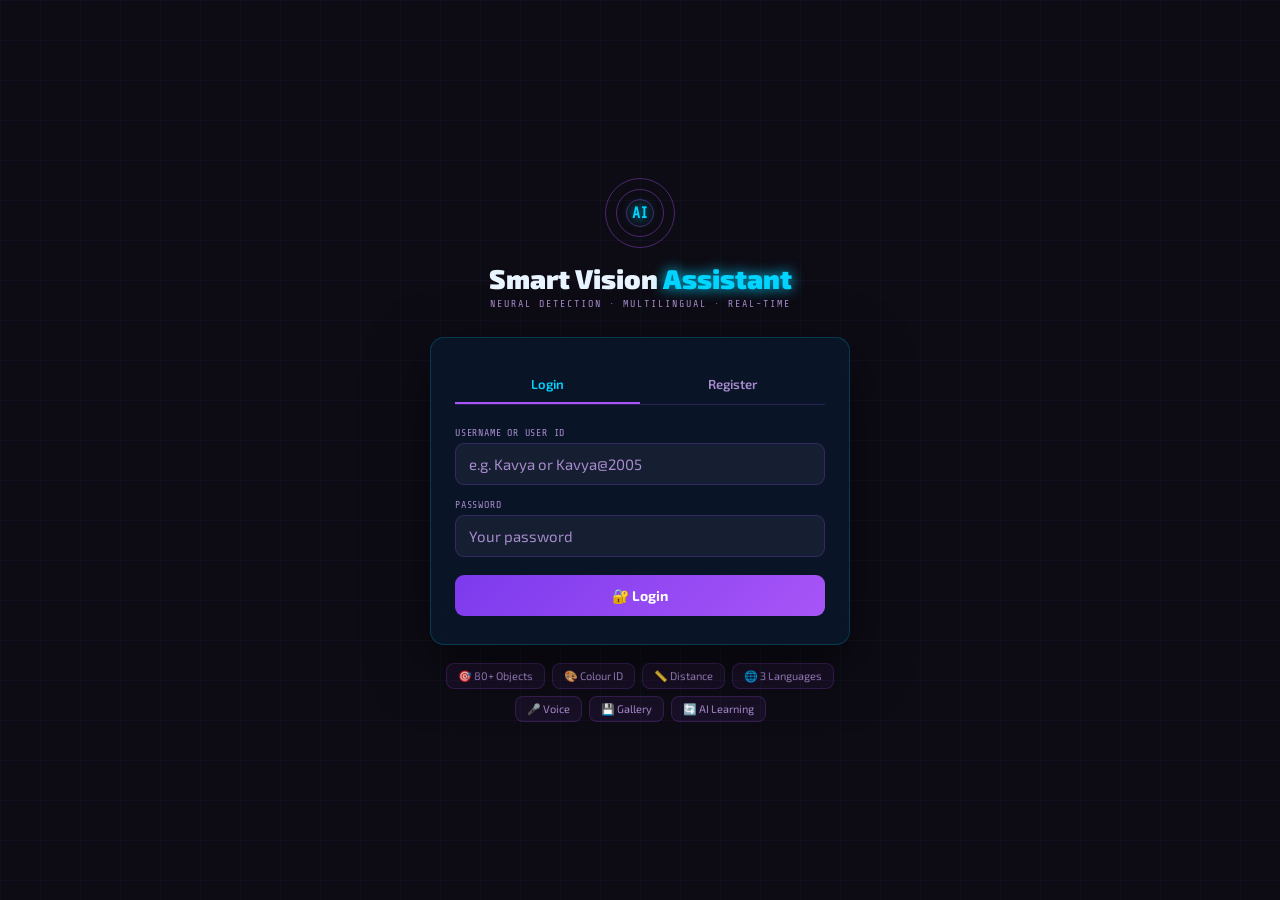
<file: frontend/index.html>
<!DOCTYPE html>
<html lang="en">
<head>
<meta charset="UTF-8"/>
<meta name="viewport" content="width=device-width,initial-scale=1"/>
<title>Smart Vision AI – Login</title>
<link href="https://fonts.googleapis.com/css2?family=Exo+2:wght@400;600;700;900&family=Share+Tech+Mono&display=swap" rel="stylesheet"/>
<style>
*{margin:0;padding:0;box-sizing:border-box}
body{font-family:'Exo 2',sans-serif;background:#0d0b14;color:#c8e0f4;min-height:100vh;display:flex;align-items:center;justify-content:center;padding:20px}
.bg{position:fixed;inset:0;background-image:linear-gradient(rgba(168,85,247,0.05) 1px,transparent 1px),linear-gradient(90deg,rgba(0,212,255,.04) 1px,transparent 1px);background-size:40px 40px;pointer-events:none}
.wrap{position:relative;z-index:1;width:100%;max-width:420px}

/* LOGO */
.logo{text-align:center;margin-bottom:28px}
.orb{position:relative;width:70px;height:70px;margin:0 auto 14px;display:flex;align-items:center;justify-content:center}
.orb-ring{position:absolute;border-radius:50%;border:1px solid #a855f7;opacity:.4;animation:spin linear infinite}
.r1{width:70px;height:70px;animation-duration:4s}
.r2{width:48px;height:48px;animation-duration:6s;animation-direction:reverse}
.r3{width:28px;height:28px;animation-duration:3s}
@keyframes spin{to{transform:rotate(360deg)}}
.orb-core{font-family:'Share Tech Mono',monospace;font-size:15px;font-weight:bold;color:#00d4ff;text-shadow:0 0 12px #00d4ff;z-index:1}
.logo h1{font-size:1.7rem;font-weight:900;color:#e8f4ff}
.logo h1 span{color:#00d4ff;text-shadow:0 0 14px #00d4ff}
.logo p{font-size:10px;color:#a78bcc;font-family:'Share Tech Mono',monospace;letter-spacing:2px;margin-top:4px}

/* CARD */
.card{background:rgba(10,22,42,.92);border:1px solid rgba(0,212,255,.2);border-radius:14px;padding:28px 24px;backdrop-filter:blur(20px);box-shadow:0 20px 60px rgba(0,0,0,.5)}

/* TABS */
.tabs{display:flex;border-bottom:1px solid rgba(168,85,247,0.2);margin-bottom:22px}
.tab{flex:1;padding:10px;text-align:center;cursor:pointer;font-size:13px;font-weight:600;color:#a78bcc;border:none;background:none;border-bottom:2px solid transparent;transition:all .2s;font-family:'Exo 2',sans-serif}
.tab.active{color:#00d4ff; border-color:#a855f7}

/* FORM */
.field{margin-bottom:14px}
.field label{display:block;font-size:10px;color:#a78bcc;margin-bottom:5px;font-family:'Share Tech Mono',monospace;letter-spacing:.8px;text-transform:uppercase}
.field input{width:100%;padding:11px 13px;background:rgba(255,255,255,.05);border:1px solid rgba(168,85,247,0.22);border-radius:9px;color:#e8f4ff;font-family:'Exo 2',sans-serif;font-size:15px;outline:none;transition:border-color .2s}
.field input:focus{ border-color:#a855f7;box-shadow:0 0 10px rgba(0,212,255,.15)}
.field input::placeholder{color:#a78bcc}

.btn-main{width:100%;padding:12px;background:linear-gradient(135deg,#7c3aed,#a855f7);color:#fff;border:none;border-radius:9px;font-size:14px;font-weight:700;cursor:pointer;font-family:'Exo 2',sans-serif;margin-top:4px;transition:all .2s}
.btn-main:hover{box-shadow:0 0 24px rgba(168,85,247,0.6)}
.btn-main:disabled{opacity:.5;cursor:not-allowed}

/* MESSAGES */
.msg{padding:10px 13px;border-radius:9px;font-size:12px;margin-bottom:14px;display:none;line-height:1.5}
.msg.show{display:block}
.msg.err{background:rgba(255,60,94,.12);border:1px solid rgba(255,60,94,.3);color:#ff7a99}
.msg.ok{background:rgba(0,255,157,.1);border:1px solid rgba(0,255,157,.3);color:#00ff9d}

/* HINT */
.id-hint{background:rgba(0,255,157,.08);border:1px solid rgba(0,255,157,.2);border-radius:8px;padding:7px 11px;margin-top:5px;font-size:11px;color:#00ff9d;font-family:'Share Tech Mono',monospace;display:none}

/* FEATURES */
.feats{display:flex;gap:7px;flex-wrap:wrap;justify-content:center;margin-top:18px}
.feat{background:rgba(168,85,247,0.08);border:1px solid rgba(168,85,247,0.2);border-radius:8px;padding:5px 11px;font-size:11px;color:#a78bcc}



</style>
</head>
<body>
<div class="bg"></div>
<div class="wrap">
  <div class="logo">
    <div class="orb">
      <span class="orb-ring r1"></span>
      <span class="orb-ring r2"></span>
      <span class="orb-ring r3"></span>
      <span class="orb-core">AI</span>
    </div>
    <h1>Smart Vision <span>Assistant</span></h1>
    <p>NEURAL DETECTION · MULTILINGUAL · REAL-TIME</p>
  </div>

  <div class="card">
    <div class="tabs">
      <button class="tab active" id="tabLogin" onclick="show('login')">Login</button>
      <button class="tab"        id="tabReg"   onclick="show('register')">Register</button>
    </div>

    <div class="msg err" id="msgErr"></div>
    <div class="msg ok"  id="msgOk"></div>

    <!-- LOGIN -->
    <div id="formLogin">
      <div class="field">
        <label>Username or User ID</label>
        <input type="text" id="loginId" placeholder="e.g. Kavya or Kavya@2005" autocomplete="username"/>
      </div>
      <div class="field">
        <label>Password</label>
        <input type="password" id="loginPw" placeholder="Your password" autocomplete="current-password"/>
      </div>
      <button class="btn-main" id="loginBtn" onclick="doLogin()">🔐 Login</button>
    </div>

    <!-- REGISTER -->
    <div id="formReg" style="display:none">
      <div class="field">
        <label>User ID (used to login)</label>
        <input type="text" id="regId" placeholder="e.g. karthik2025" oninput="showHint()"/>
        <div class="id-hint" id="idHint">✓ You will login with this ID</div>
      </div>
      <div class="field">
        <label>Username (display name)</label>
        <input type="text" id="regName" placeholder="e.g. Karthik"/>
      </div>
      <div class="field">
        <label>Password (min 6 characters)</label>
        <input type="password" id="regPw" placeholder="Create a password" autocomplete="new-password"/>
      </div>
      <div class="field">
        <label>Confirm Password</label>
        <input type="password" id="regPw2" placeholder="Repeat password" autocomplete="new-password"/>
      </div>
      <button class="btn-main" id="regBtn" onclick="doRegister()">🚀 Create Account</button>
    </div>
  </div>

  <div class="feats">
    <span class="feat">🎯 80+ Objects</span>
    <span class="feat">🎨 Colour ID</span>
    <span class="feat">📏 Distance</span>
    <span class="feat">🌐 3 Languages</span>
    <span class="feat">🎤 Voice</span>
    <span class="feat">💾 Gallery</span>
    <span class="feat">🔄 AI Learning</span>
  </div>
</div>

<script>
const API = window.location.origin;

// Already logged in? Go straight to app
if (localStorage.getItem('sv_token')) window.location.href = '/app';

function show(tab) {
  document.getElementById('formLogin').style.display = tab==='login' ? 'block' : 'none';
  document.getElementById('formReg').style.display   = tab==='register' ? 'block' : 'none';
  document.getElementById('tabLogin').classList.toggle('active', tab==='login');
  document.getElementById('tabReg').classList.toggle('active', tab==='register');
  clearMsg();
}

function showHint() {
  const v = document.getElementById('regId').value.trim();
  document.getElementById('idHint').style.display = v.length >= 3 ? 'block' : 'none';
}

function err(m)  { const e=document.getElementById('msgErr'); e.textContent=m; e.className='msg err show'; document.getElementById('msgOk').className='msg ok'; }
function ok(m)   { const e=document.getElementById('msgOk');  e.textContent=m; e.className='msg ok show';  document.getElementById('msgErr').className='msg err'; }
function clearMsg() { document.getElementById('msgErr').className='msg err'; document.getElementById('msgOk').className='msg ok'; }

async function doLogin() {
  clearMsg();
  const identifier = document.getElementById('loginId').value.trim();
  const password   = document.getElementById('loginPw').value;
  if (!identifier || !password) { err('Please fill in all fields'); return; }
  const btn = document.getElementById('loginBtn');
  btn.disabled=true; btn.textContent='Logging in…';
  try {
    const r = await fetch(API+'/api/auth/login', {
      method:'POST', headers:{'Content-Type':'application/json'},
      body: JSON.stringify({identifier, password})
    });
    const d = await r.json();
    if (d.ok) {
      localStorage.setItem('sv_token', d.token);
      localStorage.setItem('sv_user', JSON.stringify({user_id:d.user_id, username:d.username}));
      ok('Welcome, '+d.username+'! Loading app…');
      setTimeout(() => window.location.href='/app', 700);
    } else {
      err(d.error || 'Login failed. Check your credentials.');
    }
  } catch { err('Cannot connect to server. Is Flask running?'); }
  btn.disabled=false; btn.textContent='🔐 Login';
}

async function doRegister() {
  clearMsg();
  const user_id  = document.getElementById('regId').value.trim();
  const username = document.getElementById('regName').value.trim();
  const password = document.getElementById('regPw').value;
  const confirm  = document.getElementById('regPw2').value;
  if (!user_id || !username || !password) { err('All fields are required'); return; }
  if (password !== confirm) { err('Passwords do not match'); return; }
  if (password.length < 6)  { err('Password must be at least 6 characters'); return; }
  const btn = document.getElementById('regBtn');
  btn.disabled=true; btn.textContent='Creating account…';
  try {
    const r = await fetch(API+'/api/auth/register', {
      method:'POST', headers:{'Content-Type':'application/json'},
      body: JSON.stringify({user_id, username, password})
    });
    const d = await r.json();
    if (d.ok) {
      ok('Account created! Your ID: '+d.user_id+' — Please login now.');
      setTimeout(() => show('login'), 2000);
    } else {
      err(d.error || 'Registration failed');
    }
  } catch { err('Cannot connect to server. Is Flask running?'); }
  btn.disabled=false; btn.textContent='🚀 Create Account';
}

document.addEventListener('keydown', e => {
  if (e.key !== 'Enter') return;
  const isLogin = document.getElementById('formLogin').style.display !== 'none';
  if (isLogin) doLogin(); else doRegister();
});
</script>
</body>
</html>
</file>
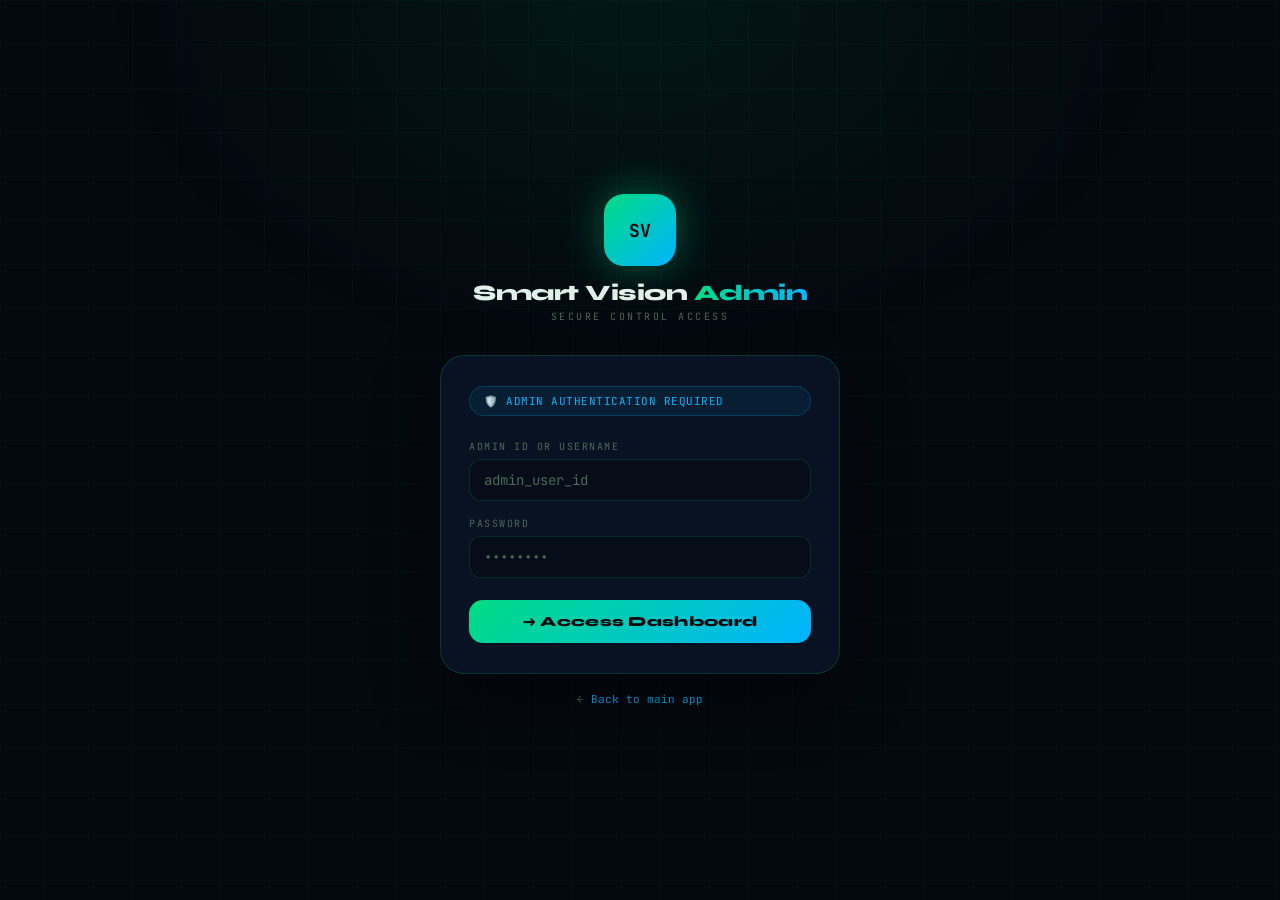
<file: frontend/adminlogin.html>
<!DOCTYPE html>
<html lang="en">
<head>
<meta charset="UTF-8"/>
<meta name="viewport" content="width=device-width,initial-scale=1"/>
<title>Admin Login | Smart Vision AI</title>
<link href="https://fonts.googleapis.com/css2?family=Syne:wght@400;600;700;800&family=JetBrains+Mono:wght@400;500;600&display=swap" rel="stylesheet"/>
<style>
:root{
  --bg:#04080f; --card:#0a1525; --accent:#00dc82; --accent2:#00b4ff;
  --danger:#ff4560; --text:#dff0e8; --dim:#4a6a58; --mono:'JetBrains Mono',monospace; --sans:'Syne',sans-serif;
}
*{margin:0;padding:0;box-sizing:border-box;}
body{
  background:var(--bg); font-family:var(--sans); color:var(--text);
  min-height:100vh; display:flex; align-items:center; justify-content:center; padding:20px;
}
body::before{
  content:''; position:fixed; inset:0;
  background-image:
    linear-gradient(rgba(0,220,130,.03) 1px,transparent 1px),
    linear-gradient(90deg,rgba(0,220,130,.03) 1px,transparent 1px);
  background-size:44px 44px; pointer-events:none;
}
body::after{
  content:''; position:fixed; inset:0;
  background:radial-gradient(ellipse 60% 60% at 50% 0%, rgba(0,220,130,.07) 0%, transparent 70%);
  pointer-events:none;
}

.box{
  position:relative; z-index:1;
  width:100%; max-width:400px;
}

/* ── LOGO ── */
.logo{text-align:center;margin-bottom:32px;}
.orb-wrap{
  width:72px;height:72px;border-radius:20px;margin:0 auto 14px;
  background:linear-gradient(135deg,#00dc82,#00b4ff);
  display:flex;align-items:center;justify-content:center;
  font-family:var(--mono);font-size:18px;font-weight:700;color:#04080f;
  box-shadow:0 0 40px rgba(0,220,130,.4);
  animation:pulse 3s ease-in-out infinite;
}
@keyframes pulse{0%,100%{box-shadow:0 0 40px rgba(0,220,130,.4);}50%{box-shadow:0 0 70px rgba(0,220,130,.7);}}
.logo h1{font-size:22px;font-weight:800;letter-spacing:-.5px;}
.logo h1 span{
  background:linear-gradient(90deg,#00dc82,#00b4ff);
  -webkit-background-clip:text;background-clip:text;color:transparent;
}
.logo p{font-size:10px;font-family:var(--mono);color:var(--dim);letter-spacing:2.5px;margin-top:4px;}

/* ── CARD ── */
.card{
  background:rgba(10,21,37,.9);
  border:1px solid rgba(0,220,130,.18);
  border-radius:24px; padding:30px 28px;
  backdrop-filter:blur(20px);
  box-shadow:0 24px 60px rgba(0,0,0,.5);
}

/* ── SHIELD BADGE ── */
.shield-badge{
  display:flex;align-items:center;gap:8px;
  background:rgba(0,180,255,.08);border:1px solid rgba(0,180,255,.2);
  border-radius:20px;padding:7px 14px;margin-bottom:24px;
  font-family:var(--mono);font-size:11px;color:var(--accent2);letter-spacing:.5px;
}

/* ── FIELD ── */
.field{margin-bottom:16px;}
.field label{
  display:block;font-family:var(--mono);font-size:10px;letter-spacing:1.5px;
  text-transform:uppercase;color:var(--dim);margin-bottom:6px;
}
.field input{
  width:100%;padding:11px 14px;
  background:rgba(0,0,0,.3);border:1px solid rgba(0,220,130,.15);
  border-radius:12px;color:var(--text);font-family:var(--mono);font-size:14px;
  outline:none;transition:.15s;
}
.field input:focus{border-color:var(--accent);box-shadow:0 0 0 3px rgba(0,220,130,.1);}
.field input::placeholder{color:var(--dim);}

/* ── BUTTON ── */
.btn-login{
  width:100%;padding:13px;margin-top:6px;
  background:linear-gradient(135deg,#00dc82,#00b4ff);
  border:none;border-radius:14px;
  color:#04080f;font-family:var(--sans);font-size:14px;font-weight:800;
  cursor:pointer;letter-spacing:.3px;transition:.15s;
}
.btn-login:hover{opacity:.9;transform:translateY(-1px);}
.btn-login:disabled{opacity:.5;cursor:not-allowed;transform:none;}

/* ── MESSAGES ── */
.msg{
  border-radius:12px;padding:10px 14px;font-size:12px;font-family:var(--mono);
  margin-bottom:16px;display:none;line-height:1.5;
}
.msg.show{display:block;}
.msg.err{background:rgba(255,69,96,.1);border:1px solid rgba(255,69,96,.25);color:#ff8fa3;}
.msg.ok{background:rgba(0,220,130,.08);border:1px solid rgba(0,220,130,.25);color:var(--accent);}

/* ── BACK LINK ── */
.back-link{
  text-align:center;margin-top:18px;
  font-family:var(--mono);font-size:11px;color:var(--dim);
}
.back-link a{color:var(--accent2);text-decoration:none;}
.back-link a:hover{text-decoration:underline;}
</style>
</head>
<body>
<div class="box">
  <div class="logo">
    <div class="orb-wrap">SV</div>
    <h1>Smart Vision <span>Admin</span></h1>
    <p>SECURE CONTROL ACCESS</p>
  </div>

  <div class="card">
    <div class="shield-badge">🛡️ ADMIN AUTHENTICATION REQUIRED</div>
    <div class="msg err" id="msgErr"></div>
    <div class="msg ok"  id="msgOk"></div>

    <div class="field">
      <label>Admin ID or Username</label>
      <input type="text" id="adminId" placeholder="admin_user_id" autocomplete="username"/>
    </div>
    <div class="field">
      <label>Password</label>
      <input type="password" id="adminPw" placeholder="••••••••" autocomplete="current-password"/>
    </div>
    <button class="btn-login" id="loginBtn" onclick="doLogin()">→ Access Dashboard</button>
  </div>

  <div class="back-link">← <a href="/">Back to main app</a></div>
</div>

<script>
const API = window.location.origin;
if (localStorage.getItem('admin_token')) window.location.href = '/admin/dashboard';

function showErr(m){ const e=document.getElementById('msgErr'); e.textContent=m; e.className='msg err show'; document.getElementById('msgOk').className='msg ok'; }
function showOk(m) { const e=document.getElementById('msgOk');  e.textContent=m; e.className='msg ok show';  document.getElementById('msgErr').className='msg err'; }

async function doLogin(){
  const identifier = document.getElementById('adminId').value.trim();
  const password   = document.getElementById('adminPw').value;
  if(!identifier||!password){ showErr('Please fill in all fields.'); return; }
  const btn = document.getElementById('loginBtn');
  btn.disabled=true; btn.textContent='Authenticating…';
  try{
    const r = await fetch(API+'/admin/login', {
      method:'POST', headers:{'Content-Type':'application/json'},
      body: JSON.stringify({identifier, password})
    });
    const d = await r.json();
    if(d.ok){
      localStorage.setItem('admin_token', d.token);
      localStorage.setItem('admin_username', d.username);
      showOk('Access granted. Redirecting…');
      setTimeout(()=>window.location.href='/admin/dashboard', 700);
    } else {
      showErr(d.error || 'Authentication failed.');
    }
  } catch { showErr('Cannot connect to server. Is Flask running?'); }
  btn.disabled=false; btn.textContent='→ Access Dashboard';
}

document.addEventListener('keydown', e=>{ if(e.key==='Enter') doLogin(); });
</script>
</body>
</html>
</file>
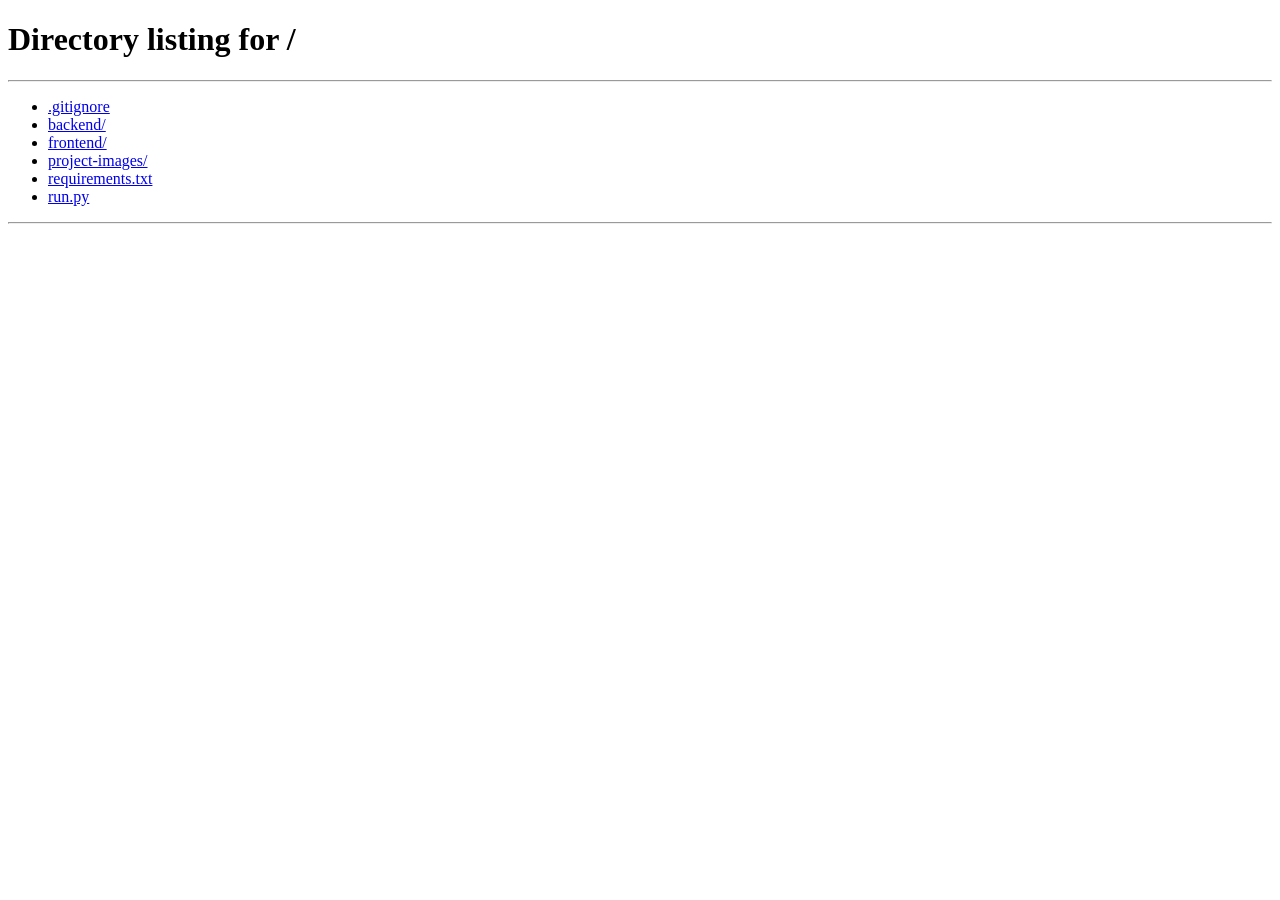
<file: frontend/app.html>
<!DOCTYPE html>
<html lang="en" data-theme="dark">
<head>
<meta charset="UTF-8"/>
<meta name="viewport" content="width=device-width,initial-scale=1,maximum-scale=1,user-scalable=no"/>
<meta name="mobile-web-app-capable" content="yes"/>
<meta name="apple-mobile-web-app-capable" content="yes"/>
<meta name="theme-color" content="#060b14"/>
<title>AI Smart Vision – App</title>
<link href="https://fonts.googleapis.com/css2?family=Share+Tech+Mono&family=Exo+2:wght@300;400;600;700;900&display=swap" rel="stylesheet"/>
<link rel="stylesheet" href="style.css"/>
<style>
 /* ═══════════════════════════════════════════════════════════════
   Smart Vision AI – Premium Redesign
   Aesthetic: Deep-space bioluminescence × editorial luxury
   Fonts: Syne (display) + DM Sans (body) + JetBrains Mono
   ═══════════════════════════════════════════════════════════════ */

@import url('https://fonts.googleapis.com/css2?family=Syne:wght@400;600;700;800&family=DM+Sans:ital,opsz,wght@0,9..40,300;0,9..40,400;0,9..40,500;0,9..40,600;1,9..40,400&family=JetBrains+Mono:wght@400;500&display=swap');

/* ── CSS Variables ── */
:root {
  --bg-void:         #050812;
  --bg-deep:         #080e1e;
  --bg-surface:      #0c1428;
  --bg-glass:        rgba(12, 20, 40, 0.72);
  --bg-glass-hover:  rgba(16, 26, 52, 0.85);
  --bg-panel:        rgba(10, 16, 34, 0.9);

  --accent-cyan:     #00e5ff;
  --accent-violet:   #9d5cff;
  --accent-pink:     #ff3cac;
  --accent-green:    #00ffa3;
  --accent-amber:    #ffb627;

  --glow-cyan:       0 0 18px rgba(0,229,255,0.35), 0 0 40px rgba(0,229,255,0.12);
  --glow-violet:     0 0 18px rgba(157,92,255,0.35), 0 0 40px rgba(157,92,255,0.12);
  --glow-pink:       0 0 18px rgba(255,60,172,0.35), 0 0 40px rgba(255,60,172,0.12);
  --glow-green:      0 0 18px rgba(0,255,163,0.3),  0 0 40px rgba(0,255,163,0.1);

  --text-primary:    #f0f4ff;
  --text-secondary:  #8da0c4;
  --text-dim:        #4a5d82;
  --text-accent:     #00e5ff;

  --border-subtle:   rgba(255,255,255,0.055);
  --border-glow:     rgba(0,229,255,0.2);
  --border-violet:   rgba(157,92,255,0.25);

  --radius-sm:       8px;
  --radius-md:       14px;
  --radius-lg:       20px;
  --radius-xl:       28px;
  --radius-pill:     999px;

  --font-display:    'Syne', sans-serif;
  --font-body:       'DM Sans', sans-serif;
  --font-mono:       'JetBrains Mono', monospace;

  --transition:      all 0.22s cubic-bezier(0.4, 0, 0.2, 1);
  --transition-slow: all 0.38s cubic-bezier(0.4, 0, 0.2, 1);
  --spring:          all 0.28s cubic-bezier(0.34, 1.56, 0.64, 1);
}

[data-theme="light"] {
  --bg-void:         #eef2f9;
  --bg-deep:         #e4eaf5;
  --bg-surface:      #f5f7fe;
  --bg-glass:        rgba(240, 244, 255, 0.82);
  --bg-glass-hover:  rgba(230, 238, 255, 0.92);
  --bg-panel:        rgba(248, 250, 255, 0.95);

  --accent-cyan:     #0077cc;
  --accent-violet:   #7c3aed;
  --accent-pink:     #c2185b;
  --accent-green:    #00875a;
  --accent-amber:    #d97706;

  --glow-cyan:       0 0 16px rgba(0,119,204,0.2);
  --glow-violet:     0 0 16px rgba(124,58,237,0.2);
  --glow-pink:       0 0 16px rgba(194,24,91,0.2);
  --glow-green:      0 0 16px rgba(0,135,90,0.15);

  --text-primary:    #0f172a;
  --text-secondary:  #475569;
  --text-dim:        #94a3b8;
  --text-accent:     #0077cc;

  --border-subtle:   rgba(0,0,0,0.08);
  --border-glow:     rgba(0,119,204,0.2);
  --border-violet:   rgba(124,58,237,0.2);
}

/* ── Reset + Base ── */
*, *::before, *::after { box-sizing: border-box; margin: 0; padding: 0; }

html {
  font-size: 14px;
  scroll-behavior: smooth;
  -webkit-font-smoothing: antialiased;
  -moz-osx-font-smoothing: grayscale;
}

body {
  font-family: var(--font-body);
  background: var(--bg-void);
  color: var(--text-primary);
  min-height: 100vh;
  overflow-x: hidden;
  position: relative;
}

/* ── Scanline Overlay ── */
.scanline-overlay {
  pointer-events: none;
  position: fixed;
  inset: 0;
  z-index: 9999;
  background: repeating-linear-gradient(
    0deg,
    transparent,
    transparent 2px,
    rgba(0,0,0,0.03) 2px,
    rgba(0,0,0,0.03) 4px
  );
  animation: scanMove 8s linear infinite;
}

[data-theme="light"] .scanline-overlay { opacity: 0; }

@keyframes scanMove {
  from { background-position: 0 0; }
  to   { background-position: 0 200px; }
}

/* Animated background aurora */
body::before {
  content: '';
  position: fixed;
  inset: 0;
  z-index: 0;
  background:
    radial-gradient(ellipse 80% 50% at 10% 0%,   rgba(0,229,255,0.07) 0%, transparent 60%),
    radial-gradient(ellipse 60% 40% at 90% 20%,  rgba(157,92,255,0.08) 0%, transparent 55%),
    radial-gradient(ellipse 70% 60% at 50% 100%, rgba(255,60,172,0.05) 0%, transparent 60%);
  animation: auroraShift 18s ease-in-out infinite alternate;
  pointer-events: none;
}

[data-theme="light"] body::before { opacity: 0.4; }

@keyframes auroraShift {
  0%   { transform: scale(1) rotate(0deg); }
  50%  { transform: scale(1.05) rotate(1deg); }
  100% { transform: scale(1) rotate(-0.5deg); }
}

/* ══════════════════════════════════════════════════
   HEADER
   ══════════════════════════════════════════════════ */
.header {
  position: sticky;
  top: 0;
  z-index: 200;
  display: flex;
  align-items: center;
  justify-content: space-between;
  padding: 0 24px;
  height: 64px;
  background: var(--bg-panel);
  backdrop-filter: blur(20px) saturate(180%);
  -webkit-backdrop-filter: blur(20px) saturate(180%);
  border-bottom: 1px solid var(--border-subtle);
  box-shadow: 0 1px 0 var(--border-subtle), 0 4px 24px rgba(0,0,0,0.3);
}

[data-theme="light"] .header { box-shadow: 0 1px 0 var(--border-subtle), 0 4px 16px rgba(0,0,0,0.08); }

.header-left { display: flex; align-items: center; gap: 14px; }
.header-right { display: flex; align-items: center; gap: 10px; }

/* Logo Orb */
.logo-orb {
  width: 40px;
  height: 40px;
  position: relative;
  display: flex;
  align-items: center;
  justify-content: center;
  flex-shrink: 0;
}

.orb-ring {
  position: absolute;
  border-radius: 50%;
  border: 1.5px solid transparent;
}

.r1 {
  inset: 0;
  border-color: var(--accent-cyan);
  opacity: 0.6;
  animation: orb1 3s linear infinite;
  box-shadow: 0 0 10px rgba(0,229,255,0.4), inset 0 0 10px rgba(0,229,255,0.1);
}

.r2 {
  inset: 5px;
  border-color: var(--accent-violet);
  opacity: 0.5;
  animation: orb1 2s linear infinite reverse;
}

@keyframes orb1 {
  to { transform: rotate(360deg); }
}

.orb-core {
  font-family: var(--font-display);
  font-weight: 800;
  font-size: 13px;
  letter-spacing: 0.02em;
  color: var(--accent-cyan);
  text-shadow: var(--glow-cyan);
  position: relative;
  z-index: 1;
}

.header-title h1 {
  font-family: var(--font-display);
  font-size: 17px;
  font-weight: 700;
  letter-spacing: -0.01em;
  color: var(--text-primary);
  line-height: 1.1;
}

.header-title h1 .accent {
  background: linear-gradient(90deg, var(--accent-cyan), var(--accent-violet));
  -webkit-background-clip: text;
  -webkit-text-fill-color: transparent;
  background-clip: text;
}

.header-sub {
  font-family: var(--font-mono);
  font-size: 9px;
  letter-spacing: 0.12em;
  color: var(--text-dim);
  margin-top: 1px;
}

/* Lang Selector */
.lang-selector {
  display: flex;
  align-items: center;
  gap: 6px;
  background: var(--bg-glass);
  border: 1px solid var(--border-subtle);
  border-radius: var(--radius-pill);
  padding: 5px 12px;
  font-size: 12px;
  color: var(--text-secondary);
  backdrop-filter: blur(8px);
  transition: var(--transition);
}


.lang-selector:hover {
  border-color: var(--border-glow);
  box-shadow: var(--glow-cyan);
}
.lang-selector select option {
  background-color: #1a1035 !important;
  color: #ffffff !important;
}
.lang-selector select {
  background: transparent;
  border: none;
  outline: none;
  color: var(--text-primary);
  font-family: var(--font-body);
  font-size: 12px;
  cursor: pointer;
  appearance: none;
}

/* Status Chip */
.status-chip {
  display: flex;
  align-items: center;
  gap: 6px;
  padding: 5px 12px;
  border-radius: var(--radius-pill);
  background: rgba(0,255,163,0.08);
  border: 1px solid rgba(0,255,163,0.2);
  font-family: var(--font-mono);
  font-size: 11px;
  color: var(--accent-green);
  transition: var(--transition);
}

.status-chip.error {
  background: rgba(255,60,60,0.08);
  border-color: rgba(255,60,60,0.2);
  color: #ff5c5c;
}

.status-dot {
  width: 6px;
  height: 6px;
  border-radius: 50%;
  background: var(--accent-green);
  box-shadow: 0 0 6px var(--accent-green);
  animation: statusPulse 2s ease-in-out infinite;
}

.status-chip.error .status-dot { background: #ff5c5c; box-shadow: 0 0 6px #ff5c5c; }

@keyframes statusPulse {
  0%, 100% { opacity: 1; transform: scale(1); }
  50%       { opacity: 0.5; transform: scale(0.8); }
}

/* User Chip */
.user-chip {
  padding: 5px 12px;
  border-radius: var(--radius-pill);
  background: var(--bg-glass);
  border: 1px solid var(--border-subtle);
  font-size: 12px;
  color: var(--text-secondary);
  cursor: default;
  transition: var(--transition);
}

.user-chip:hover {
  border-color: var(--border-violet);
  color: var(--text-primary);
}

/* Icon Buttons */
.icon-btn {
  width: 34px;
  height: 34px;
  border-radius: var(--radius-sm);
  background: var(--bg-glass);
  border: 1px solid var(--border-subtle);
  color: var(--text-secondary);
  font-size: 16px;
  cursor: pointer;
  display: inline-flex;
  align-items: center;
  justify-content: center;
  transition: var(--spring);
  outline: none;
}

.icon-btn:hover {
  background: var(--bg-glass-hover);
  border-color: var(--border-glow);
  color: var(--text-primary);
  transform: translateY(-1px);
  box-shadow: var(--glow-cyan);
}

.icon-btn:active { transform: scale(0.93); }

/* ══════════════════════════════════════════════════
   METRICS BAR
   ══════════════════════════════════════════════════ */
.metrics-bar {
  display: flex;
  gap: 8px;
  padding: 10px 24px;
  background: var(--bg-deep);
  border-bottom: 1px solid var(--border-subtle);
  overflow-x: auto;
  scrollbar-width: none;
}

.metrics-bar::-webkit-scrollbar { display: none; }

.metric-pill {
  display: flex;
  flex-direction: column;
  align-items: center;
  gap: 2px;
  padding: 6px 18px;
  border-radius: var(--radius-pill);
  background: var(--bg-glass);
  border: 1px solid var(--border-subtle);
  cursor: default;
  white-space: nowrap;
  transition: var(--transition);
  flex-shrink: 0;
}

.metric-pill:hover {
  border-color: var(--border-violet);
  transform: translateY(-1px);
}

.mp-val {
  font-family: var(--font-mono);
  font-size: 14px;
  font-weight: 500;
  color: var(--accent-cyan);
  letter-spacing: -0.02em;
  transition: var(--transition);
}

.mp-val.voice-indicator.on { color: var(--accent-green); text-shadow: var(--glow-green); }

.mp-lbl {
  font-size: 9px;
  letter-spacing: 0.08em;
  color: var(--text-dim);
  text-transform: uppercase;
}

/* ══════════════════════════════════════════════════
   TAB BAR  ← Beautiful pill-style tabs
   ══════════════════════════════════════════════════ */
.tab-bar {
  display: flex;
  gap: 4px;
  padding: 10px 24px;
  background: var(--bg-deep);
  border-bottom: 1px solid var(--border-subtle);
  position: sticky;
  top: 64px;
  z-index: 100;
  backdrop-filter: blur(16px);
  overflow-x: auto;
  scrollbar-width: none;
}

.tab-bar::-webkit-scrollbar { display: none; }

.tab-btn {
  padding: 7px 18px;
  border-radius: var(--radius-pill);
  background: transparent;
  border: 1px solid transparent;
  font-family: var(--font-body);
  font-size: 12.5px;
  font-weight: 500;
  color: var(--text-dim);
  cursor: pointer;
  white-space: nowrap;
  transition: var(--spring);
  letter-spacing: 0.01em;
  outline: none;
  position: relative;
  overflow: hidden;
  flex-shrink: 0;
}

.tab-btn::before {
  content: '';
  position: absolute;
  inset: 0;
  background: linear-gradient(135deg, rgba(0,229,255,0.12), rgba(157,92,255,0.12));
  opacity: 0;
  transition: var(--transition);
  border-radius: inherit;
}

.tab-btn:hover {
  color: var(--text-primary);
  border-color: var(--border-subtle);
  transform: translateY(-1px);
}

.tab-btn:hover::before { opacity: 1; }

.tab-btn.active {
  background: linear-gradient(135deg, rgba(0,229,255,0.16), rgba(157,92,255,0.16));
  border-color: var(--border-glow);
  color: var(--accent-cyan);
  box-shadow: var(--glow-cyan), inset 0 1px 0 rgba(0,229,255,0.15);
  font-weight: 600;
  transform: translateY(-1px);
}

.tab-btn.active::before { opacity: 0; }

/* ══════════════════════════════════════════════════
   MAIN LAYOUT
   ══════════════════════════════════════════════════ */
.app-body {
  padding: 20px 24px;
  max-width: 1440px;
  margin: 0 auto;
  display: flex;
  flex-direction: column;
  gap: 20px;
  position: relative;
  z-index: 1;
}

.row-split {
  display: grid;
  grid-template-columns: 1fr 1fr;
  gap: 20px;
}

.row-bottom {
  grid-template-columns: 2fr 1fr;
}

/* ══════════════════════════════════════════════════
   GLASS CARDS  ← Core component
   ══════════════════════════════════════════════════ */
.glass-card {
  background: var(--bg-glass);
  backdrop-filter: blur(20px) saturate(160%);
  -webkit-backdrop-filter: blur(20px) saturate(160%);
  border: 1px solid var(--border-subtle);
  border-radius: var(--radius-lg);
  overflow: hidden;
  transition: var(--transition-slow);
  position: relative;
}

.glass-card::before {
  content: '';
  position: absolute;
  top: 0;
  left: 0;
  right: 0;
  height: 1px;
  background: linear-gradient(90deg, transparent 0%, rgba(0,229,255,0.3) 50%, transparent 100%);
  opacity: 0;
  transition: var(--transition);
}

.glass-card:hover::before { opacity: 1; }

.glass-card:hover {
  border-color: var(--border-glow);
  box-shadow: 0 0 0 1px rgba(0,229,255,0.04), 0 8px 32px rgba(0,0,0,0.35);
  transform: translateY(-1px);
}

.card-header {
  display: flex;
  align-items: center;
  justify-content: space-between;
  padding: 14px 18px;
  border-bottom: 1px solid var(--border-subtle);
  gap: 10px;
}

.card-title-row {
  display: flex;
  align-items: center;
  gap: 8px;
  flex-wrap: wrap;
}

.card-icon {
  font-size: 16px;
  line-height: 1;
}

.card-header h3 {
  font-family: var(--font-display);
  font-size: 13px;
  font-weight: 700;
  letter-spacing: 0.02em;
  color: var(--text-primary);
  text-transform: uppercase;
}

/* Live Badge */
.badge-live {
  display: inline-flex;
  align-items: center;
  gap: 5px;
  padding: 3px 10px;
  border-radius: var(--radius-pill);
  background: rgba(255,60,60,0.15);
  border: 1px solid rgba(255,60,60,0.3);
  font-family: var(--font-mono);
  font-size: 10px;
  font-weight: 500;
  color: #ff5c5c;
  animation: livePulse 1.5s ease-in-out infinite;
}

@keyframes livePulse {
  0%, 100% { box-shadow: 0 0 0 0 rgba(255,60,60,0.4); }
  50%       { box-shadow: 0 0 0 4px rgba(255,60,60,0); }
}

/* ══════════════════════════════════════════════════
   BUTTONS
   ══════════════════════════════════════════════════ */
.btn {
  display: inline-flex;
  align-items: center;
  justify-content: center;
  gap: 6px;
  padding: 7px 16px;
  border-radius: var(--radius-sm);
  font-family: var(--font-body);
  font-size: 12.5px;
  font-weight: 500;
  cursor: pointer;
  border: 1px solid transparent;
  transition: var(--spring);
  outline: none;
  white-space: nowrap;
  text-decoration: none;
  position: relative;
  overflow: hidden;
}

.btn::after {
  content: '';
  position: absolute;
  inset: 0;
  background: rgba(255,255,255,0.08);
  opacity: 0;
  transition: var(--transition);
}

.btn:hover::after { opacity: 1; }
.btn:active { transform: scale(0.96); }
.btn:disabled { opacity: 0.4; cursor: not-allowed; transform: none !important; }

.btn-primary {
  background: linear-gradient(135deg, rgba(0,229,255,0.2), rgba(157,92,255,0.2));
  border-color: var(--border-glow);
  color: var(--accent-cyan);
  box-shadow: 0 2px 8px rgba(0,229,255,0.08);
}

.btn-primary:not(:disabled):hover {
  background: linear-gradient(135deg, rgba(0,229,255,0.3), rgba(157,92,255,0.28));
  border-color: var(--accent-cyan);
  box-shadow: var(--glow-cyan);
  transform: translateY(-1px);
}

.btn-ghost {
  background: var(--bg-glass);
  border-color: var(--border-subtle);
  color: var(--text-secondary);
}

.btn-ghost:not(:disabled):hover {
  background: var(--bg-glass-hover);
  border-color: var(--border-subtle);
  color: var(--text-primary);
  transform: translateY(-1px);
}

.btn-accent {
  background: linear-gradient(135deg, rgba(255,60,172,0.18), rgba(157,92,255,0.18));
  border-color: rgba(255,60,172,0.3);
  color: var(--accent-pink);
}

.btn-accent:not(:disabled):hover {
  background: linear-gradient(135deg, rgba(255,60,172,0.28), rgba(157,92,255,0.24));
  border-color: var(--accent-pink);
  box-shadow: var(--glow-pink);
  transform: translateY(-1px);
}

.btn-danger {
  background: rgba(255,60,60,0.1);
  border-color: rgba(255,60,60,0.25);
  color: #ff5c5c;
}

.btn-danger:not(:disabled):hover {
  background: rgba(255,60,60,0.2);
  border-color: rgba(255,60,60,0.4);
  transform: translateY(-1px);
}

.btn-full { width: 100%; }
.btn-sm   { padding: 5px 12px; font-size: 11.5px; }

/* ══════════════════════════════════════════════════
   CAMERA CARD
   ══════════════════════════════════════════════════ */
.camera-card { display: flex; flex-direction: column; }

.cam-controls { display: flex; gap: 8px; flex-wrap: wrap; }

.video-wrapper {
  position: relative;
  background: #020510;
  aspect-ratio: 16/10;
  overflow: hidden;
}

#videoEl {
  width: 100%;
  height: 100%;
  object-fit: cover;
}

#videoCanvas {
  width: 100%;
  height: 100%;
  display: block;
  object-fit: contain;
  background: #020510;
}

/* Camera Placeholder */
.cam-placeholder {
  position: absolute;
  inset: 0;
  display: flex;
  flex-direction: column;
  align-items: center;
  justify-content: center;
  gap: 10px;
  background: radial-gradient(ellipse at center, rgba(0,229,255,0.04) 0%, transparent 70%);
}

.ph-rings {
  position: relative;
  width: 80px;
  height: 80px;
  display: flex;
  align-items: center;
  justify-content: center;
  margin-bottom: 4px;
}

.ph-rings span {
  position: absolute;
  border-radius: 50%;
  border: 1px solid var(--border-glow);
  animation: ringExpand 3s ease-out infinite;
}

.ph-rings span:nth-child(1) { width: 100%; height: 100%; animation-delay: 0s; }
.ph-rings span:nth-child(2) { width: 70%;  height: 70%;  animation-delay: 0.7s; }
.ph-rings span:nth-child(3) { width: 40%;  height: 40%;  animation-delay: 1.4s; border-color: rgba(157,92,255,0.4); }

@keyframes ringExpand {
  0%   { opacity: 0.6; transform: scale(0.9); }
  60%  { opacity: 0.2; }
  100% { opacity: 0;   transform: scale(1.15); }
}

.ph-icon { font-size: 32px; filter: grayscale(0.4); }

.cam-placeholder p { font-size: 13px; color: var(--text-secondary); }
.cam-placeholder .ph-note { font-size: 11px; color: var(--text-dim); }

/* Scan Overlay */
.cam-scan-overlay {
  position: absolute;
  inset: 0;
  pointer-events: none;
}

.scan-corner {
  position: absolute;
  width: 20px;
  height: 20px;
}

.scan-corner.tl { top: 12px; left: 12px; border-top: 2px solid var(--accent-cyan); border-left: 2px solid var(--accent-cyan); box-shadow: -2px -2px 8px rgba(0,229,255,0.4); }
.scan-corner.tr { top: 12px; right: 12px; border-top: 2px solid var(--accent-cyan); border-right: 2px solid var(--accent-cyan); box-shadow: 2px -2px 8px rgba(0,229,255,0.4); }
.scan-corner.bl { bottom: 28px; left: 12px; border-bottom: 2px solid var(--accent-cyan); border-left: 2px solid var(--accent-cyan); box-shadow: -2px 2px 8px rgba(0,229,255,0.4); }
.scan-corner.br { bottom: 28px; right: 12px; border-bottom: 2px solid var(--accent-cyan); border-right: 2px solid var(--accent-cyan); box-shadow: 2px 2px 8px rgba(0,229,255,0.4); }

.scan-line-moving {
  position: absolute;
  left: 14px;
  right: 14px;
  height: 1px;
  background: linear-gradient(90deg, transparent, var(--accent-cyan), transparent);
  box-shadow: 0 0 8px rgba(0,229,255,0.6);
  animation: scanLine 2.5s ease-in-out infinite;
  top: 0;
}

@keyframes scanLine {
  0%   { top: 14px;   opacity: 0; }
  10%  { opacity: 1; }
  90%  { opacity: 1; }
  100% { top: calc(100% - 30px); opacity: 0; }
}

.cam-hud {
  position: absolute;
  bottom: 8px;
  left: 14px;
  right: 14px;
  display: flex;
  justify-content: space-between;
  font-family: var(--font-mono);
  font-size: 9px;
  color: rgba(0,229,255,0.7);
  letter-spacing: 0.1em;
}

/* Upload Strip */
.upload-strip {
  padding: 14px 16px;
  border-top: 1px solid var(--border-subtle);
  background: rgba(8,14,30,0.5);
}

.upload-strip-header {
  display: flex;
  align-items: center;
  gap: 8px;
  margin-bottom: 10px;
}

.upload-strip-header h3 {
  font-family: var(--font-display);
  font-size: 12px;
  font-weight: 700;
  text-transform: uppercase;
  letter-spacing: 0.05em;
  color: var(--text-primary);
  flex: 1;
}

/* Tab Pills */
.tab-pills { display: flex; gap: 4px; }

.pill {
  padding: 4px 12px;
  border-radius: var(--radius-pill);
  font-size: 11px;
  font-weight: 500;
  cursor: pointer;
  border: 1px solid var(--border-subtle);
  background: transparent;
  color: var(--text-dim);
  transition: var(--spring);
}

.pill:hover {
  color: var(--text-secondary);
  border-color: var(--border-glow);
}

.pill.active {
  background: linear-gradient(135deg, rgba(0,229,255,0.15), rgba(157,92,255,0.15));
  border-color: var(--border-glow);
  color: var(--accent-cyan);
}

/* Drop Zone */
.drop-zone {
  border: 1px dashed var(--border-subtle);
  border-radius: var(--radius-md);
  padding: 18px;
  text-align: center;
  cursor: pointer;
  transition: var(--spring);
  background: rgba(0,0,0,0.2);
}

.drop-zone:hover, .drop-zone.drag-over {
  border-color: var(--border-glow);
  background: rgba(0,229,255,0.04);
  box-shadow: inset 0 0 20px rgba(0,229,255,0.04);
  transform: scale(1.005);
}

.dz-inner { display: flex; flex-direction: column; align-items: center; gap: 4px; }
.dz-icon { font-size: 24px; filter: grayscale(0.3); }

.drop-zone p { font-size: 12px; color: var(--text-secondary); }
.dz-note { font-size: 10px !important; color: var(--text-dim) !important; font-family: var(--font-mono); }

/* Upload Preview */
.upload-preview {
  position: relative;
  border-radius: var(--radius-md);
  overflow: hidden;
}

.upload-preview img {
  width: 100%;
  max-height: 160px;
  object-fit: cover;
  display: block;
}

.preview-overlay {
  position: absolute;
  inset: 0;
  background: linear-gradient(to top, rgba(0,0,0,0.8), transparent 50%);
  display: flex;
  align-items: flex-end;
  justify-content: flex-end;
  gap: 6px;
  padding: 10px;
  opacity: 0;
  transition: var(--transition);
}

.upload-preview:hover .preview-overlay { opacity: 1; }

.preview-btn {
  padding: 4px 10px;
  border-radius: var(--radius-sm);
  background: rgba(0,0,0,0.7);
  border: 1px solid rgba(255,255,255,0.2);
  color: white;
  font-size: 11px;
  cursor: pointer;
  backdrop-filter: blur(4px);
  transition: var(--transition);
}

.preview-btn:hover { background: rgba(0,0,0,0.9); border-color: var(--accent-cyan); }

/* ══════════════════════════════════════════════════
   RESULTS CARD
   ══════════════════════════════════════════════════ */
.results-card { display: flex; flex-direction: column; }

.results-actions { display: flex; gap: 6px; }

.results-container {
  flex: 1;
  overflow-y: auto;
  padding: 12px;
  max-height: 540px;
  display: flex;
  flex-direction: column;
  gap: 10px;
  scrollbar-width: thin;
  scrollbar-color: var(--border-subtle) transparent;
}

.results-container::-webkit-scrollbar { width: 4px; }
.results-container::-webkit-scrollbar-track { background: transparent; }
.results-container::-webkit-scrollbar-thumb { background: var(--border-subtle); border-radius: 2px; }

/* Empty State */
.empty-results {
  display: flex;
  flex-direction: column;
  align-items: center;
  justify-content: center;
  gap: 8px;
  padding: 40px 20px;
  text-align: center;
  flex: 1;
}

.empty-icon-anim {
  font-size: 36px;
  animation: emptyFloat 3s ease-in-out infinite;
  filter: grayscale(0.3);
}

@keyframes emptyFloat {
  0%, 100% { transform: translateY(0) scale(1); }
  50%       { transform: translateY(-6px) scale(1.05); }
}

.empty-results p { font-size: 13px; color: var(--text-secondary); }
.empty-results .empty-note { font-size: 11px; color: var(--text-dim); }

/* Detection Items */
.det-item {
  background: rgba(255,255,255,0.025);
  border: 1px solid var(--border-subtle);
  border-radius: var(--radius-md);
  padding: 12px 14px;
  display: flex;
  flex-direction: column;
  gap: 8px;
  transition: var(--transition);
  animation: detFadeIn 0.3s ease-out;
}

@keyframes detFadeIn {
  from { opacity: 0; transform: translateX(12px); }
  to   { opacity: 1; transform: translateX(0); }
}

.det-item:hover {
  border-color: var(--border-glow);
  background: rgba(0,229,255,0.03);
  transform: translateX(2px);
}

.det-header {
  display: flex;
  align-items: center;
  gap: 8px;
}

.det-name {
  font-family: var(--font-display);
  font-size: 13px;
  font-weight: 700;
  color: var(--text-primary);
  letter-spacing: 0.04em;
  flex: 1;
}

.det-conf-badge {
  padding: 2px 8px;
  border-radius: var(--radius-pill);
  font-family: var(--font-mono);
  font-size: 10px;
  font-weight: 500;
}

.conf-high { background: rgba(0,255,163,0.12); border: 1px solid rgba(0,255,163,0.3); color: var(--accent-green); }
.conf-med  { background: rgba(255,182,39,0.12); border: 1px solid rgba(255,182,39,0.3); color: var(--accent-amber); }
.conf-low  { background: rgba(255,60,60,0.1);   border: 1px solid rgba(255,60,60,0.25); color: #ff5c5c; }

.corrected-badge {
  padding: 2px 7px;
  border-radius: var(--radius-pill);
  font-size: 9px;
  background: rgba(157,92,255,0.15);
  border: 1px solid rgba(157,92,255,0.3);
  color: var(--accent-violet);
}

/* Colour Row */
.det-colour-row {
  display: flex;
  align-items: center;
  gap: 8px;
  font-size: 12px;
  color: var(--text-secondary);
}

.colour-swatch {
  width: 14px;
  height: 14px;
  border-radius: 4px;
  border: 1px solid rgba(255,255,255,0.15);
  flex-shrink: 0;
  box-shadow: 0 1px 4px rgba(0,0,0,0.3);
}

.colour-hex {
  font-family: var(--font-mono);
  font-size: 10px;
  color: var(--text-dim);
}

/* Distance Bar */
.dist-row { display: flex; flex-direction: column; gap: 4px; }

.dist-top-row {
  display: flex;
  align-items: center;
  gap: 6px;
  font-size: 12px;
}

.dist-number {
  font-family: var(--font-mono);
  font-size: 13px;
  font-weight: 500;
  color: var(--text-primary);
  flex: 1;
}

.dist-zone-badge {
  padding: 2px 8px;
  border-radius: var(--radius-pill);
  font-size: 10px;
  font-weight: 500;
}

.dist-bar-wrap {
  height: 3px;
  background: rgba(255,255,255,0.06);
  border-radius: 2px;
  overflow: hidden;
}

.dist-bar {
  height: 100%;
  border-radius: 2px;
  transition: width 0.6s cubic-bezier(0.4,0,0.2,1);
}

.dist-hint-row {
  display: flex;
  justify-content: space-between;
  font-family: var(--font-mono);
  font-size: 9px;
  color: var(--text-dim);
}

.dist-scale-mid { color: var(--text-dim); text-align: center; flex: 1; }

/* Detection Action Buttons */
.det-actions {
  display: flex;
  gap: 6px;
  flex-wrap: wrap;
  margin-top: 2px;
}

.det-btn {
  padding: 4px 10px;
  border-radius: var(--radius-sm);
  font-size: 11px;
  font-weight: 500;
  cursor: pointer;
  border: 1px solid var(--border-subtle);
  background: transparent;
  color: var(--text-secondary);
  transition: var(--spring);
  white-space: nowrap;
}

.det-btn:hover {
  background: var(--bg-glass-hover);
  color: var(--text-primary);
  border-color: var(--border-glow);
  transform: translateY(-1px);
}

.det-btn.speak:hover { border-color: rgba(0,255,163,0.4); color: var(--accent-green); }
.det-btn.info:hover  { border-color: rgba(157,92,255,0.4); color: var(--accent-violet); }

/* ══════════════════════════════════════════════════
   CHAT CARD
   ══════════════════════════════════════════════════ */
.chat-card { display: flex; flex-direction: column; }

/* Chip Bar */
.chat-chip-bar {
  display: flex;
  gap: 6px;
  padding: 8px 14px;
  overflow-x: auto;
  border-bottom: 1px solid var(--border-subtle);
  scrollbar-width: none;
  min-height: 44px;
  align-items: center;
}

.chat-chip-bar::-webkit-scrollbar { display: none; }

.chip-suggestion {
  flex-shrink: 0;
  padding: 5px 13px;
  border-radius: var(--radius-pill);
  font-size: 11px;
  font-weight: 500;
  cursor: pointer;
  border: 1px solid var(--border-violet);
  background: rgba(157,92,255,0.08);
  color: #c4a0ff;
  transition: var(--spring);
  white-space: nowrap;
}

.chip-suggestion:hover {
  background: rgba(157,92,255,0.18);
  border-color: rgba(157,92,255,0.5);
  color: #e8d6ff;
  transform: translateY(-1px) scale(0.98);
  box-shadow: var(--glow-violet);
}

/* Chat Messages */
.chat-messages {
  flex: 1;
  overflow-y: auto;
  padding: 14px;
  display: flex;
  flex-direction: column;
  gap: 10px;
  max-height: 340px;
  scroll-behavior: smooth;
  scrollbar-width: thin;
  scrollbar-color: var(--border-subtle) transparent;
}

.chat-messages::-webkit-scrollbar { width: 3px; }
.chat-messages::-webkit-scrollbar-thumb { background: var(--border-subtle); border-radius: 2px; }

/* Message Bubbles */
.msg-bot, .msg-user {
  display: flex;
  animation: msgIn 0.22s cubic-bezier(0.34, 1.56, 0.64, 1);
}

@keyframes msgIn {
  from { opacity: 0; transform: translateY(10px) scale(0.97); }
  to   { opacity: 1; transform: translateY(0) scale(1); }
}

.msg-bot  { justify-content: flex-start; gap: 8px; }
.msg-user { justify-content: flex-end; }

.msg-avatar {
  width: 30px;
  height: 30px;
  border-radius: 50%;
  background: linear-gradient(135deg, rgba(0,229,255,0.2), rgba(157,92,255,0.2));
  border: 1px solid var(--border-glow);
  display: flex;
  align-items: center;
  justify-content: center;
  font-family: var(--font-mono);
  font-size: 11px;
  font-weight: 500;
  color: var(--accent-cyan);
  flex-shrink: 0;
  box-shadow: var(--glow-cyan);
  margin-top: 2px;
}

.msg-bubble {
  max-width: 80%;
  padding: 9px 13px;
  border-radius: 16px;
  font-size: 12.5px;
  line-height: 1.5;
  border: 1px solid var(--border-subtle);
  backdrop-filter: blur(8px);
}

.msg-bot .msg-bubble {
  background: rgba(12,20,40,0.85);
  border-radius: 4px 16px 16px 16px;
  color: var(--text-primary);
}

.msg-user .msg-bubble {
  background: linear-gradient(135deg, rgba(0,229,255,0.12), rgba(157,92,255,0.14));
  border-color: var(--border-glow);
  border-radius: 16px 4px 16px 16px;
  color: #d4eeff;
}

.msg-meta {
  display: flex;
  align-items: center;
  gap: 8px;
  margin-top: 5px;
  font-size: 9px;
  color: var(--text-dim);
}

.msg-time {
  font-family: var(--font-mono);
  font-size: 9px;
}

.msg-actions { display: flex; gap: 4px; margin-left: auto; }

.msg-action-btn {
  background: none;
  border: none;
  color: var(--text-dim);
  font-size: 11px;
  cursor: pointer;
  padding: 2px 6px;
  border-radius: var(--radius-sm);
  transition: var(--transition);
  display: inline-flex;
  align-items: center;
  gap: 3px;
}

.msg-action-btn:hover {
  background: rgba(157,92,255,0.15);
  color: #c084fc;
}

/* Chat quick chips */
.chat-chips {
  display: flex;
  flex-wrap: wrap;
  gap: 6px;
  padding: 6px 0 4px;
}

.chip {
  padding: 4px 11px;
  border-radius: var(--radius-pill);
  font-size: 11px;
  font-weight: 500;
  cursor: pointer;
  border: 1px solid var(--border-subtle);
  background: rgba(255,255,255,0.04);
  color: var(--text-secondary);
  transition: var(--spring);
  white-space: nowrap;
}

.chip:hover {
  background: rgba(0,229,255,0.1);
  border-color: var(--border-glow);
  color: var(--accent-cyan);
  transform: scale(0.97);
}

/* Detection Card in Chat */
.detection-bubble {
  background: rgba(8,14,30,0.9) !important;
  border: 1px solid rgba(0,229,255,0.15) !important;
  min-width: 200px;
}

.db-header {
  display: flex;
  align-items: center;
  gap: 6px;
  margin-bottom: 6px;
}

.db-icon { font-size: 14px; }

.db-conf {
  padding: 2px 7px;
  border-radius: var(--radius-pill);
  font-family: var(--font-mono);
  font-size: 10px;
}

.db-conf.high { background: rgba(0,255,163,0.12); color: var(--accent-green); }
.db-conf.med  { background: rgba(255,182,39,0.12); color: var(--accent-amber); }
.db-conf.low  { background: rgba(255,60,60,0.1);   color: #ff5c5c; }

.db-total {
  font-size: 10px;
  color: var(--text-dim);
  font-family: var(--font-mono);
  margin-left: auto;
}

.db-row { display: flex; gap: 6px; margin-bottom: 6px; flex-wrap: wrap; }

.db-tag {
  padding: 2px 8px;
  border-radius: var(--radius-pill);
  font-size: 10px;
  background: rgba(255,255,255,0.06);
  border: 1px solid var(--border-subtle);
  color: var(--text-secondary);
}

/* Typing Indicator */
.typing-dots { display: inline-flex; align-items: center; gap: 4px; padding: 10px 16px !important; }

.typing-dots span {
  width: 5px;
  height: 5px;
  border-radius: 50%;
  background: var(--accent-cyan);
  animation: typingBlink 1.3s ease-in-out infinite;
}

.typing-dots span:nth-child(2) { animation-delay: 0.18s; background: var(--accent-violet); }
.typing-dots span:nth-child(3) { animation-delay: 0.36s; background: var(--accent-pink); }

@keyframes typingBlink {
  0%, 60%, 100% { opacity: 0.25; transform: scale(0.8) translateY(0); }
  30%            { opacity: 1;    transform: scale(1.1) translateY(-3px); }
}

/* Chat Input Row */
.chat-input-row {
  display: flex;
  gap: 8px;
  padding: 10px 14px;
  border-top: 1px solid var(--border-subtle);
  background: rgba(8,14,30,0.7);
  backdrop-filter: blur(8px);
}

.chat-input {
  flex: 1;
  background: rgba(0,0,0,0.3);
  border: 1px solid var(--border-subtle);
  border-radius: var(--radius-pill);
  padding: 9px 16px;
  color: var(--text-primary);
  font-family: var(--font-body);
  font-size: 12.5px;
  transition: var(--transition);
  outline: none;
}

.chat-input::placeholder { color: var(--text-dim); }

.chat-input:focus {
  border-color: var(--border-glow);
  background: rgba(0,229,255,0.04);
  box-shadow: 0 0 0 3px rgba(0,229,255,0.08);
}

.chat-input:disabled {
  opacity: 0.5;
  cursor: not-allowed;
}

.mic-btn-floating {
  width: 38px;
  height: 38px;
  border-radius: 50%;
  background: rgba(157,92,255,0.1);
  border: 1px solid rgba(157,92,255,0.25);
  color: var(--accent-violet);
  font-size: 16px;
  cursor: pointer;
  display: flex;
  align-items: center;
  justify-content: center;
  transition: var(--spring);
  flex-shrink: 0;
}

.mic-btn-floating:hover, .mic-btn-floating.listening-mic {
  background: rgba(157,92,255,0.22);
  border-color: var(--accent-violet);
  box-shadow: var(--glow-violet);
  transform: scale(1.08);
}

/* Markdown content */
.msg-bubble strong { color: var(--accent-cyan); font-weight: 600; }
.msg-bubble em { color: var(--text-secondary); font-style: italic; }

.code-block {
  background: rgba(0,0,0,0.5);
  border: 1px solid var(--border-subtle);
  border-radius: var(--radius-sm);
  padding: 6px 10px;
  font-family: var(--font-mono);
  margin: 6px 0;
  font-size: 11px;
  overflow-x: auto;
  color: var(--accent-green);
}

.markdown-list { padding-left: 16px; margin: 5px 0; }
.markdown-list li { margin: 3px 0; font-size: 12px; color: var(--text-secondary); }
.markdown-list li::marker { color: var(--accent-cyan); }

/* ══════════════════════════════════════════════════
   VOICE CARD
   ══════════════════════════════════════════════════ */
.right-stack { display: flex; flex-direction: column; gap: 16px; }
.voice-card, .history-card { flex-shrink: 0; }

.voice-controls { padding: 14px; display: flex; flex-direction: column; gap: 10px; }

.voice-mic-btn {
  width: 100%;
  height: 46px;
  font-size: 13px;
  font-weight: 600;
  letter-spacing: 0.02em;
}

.voice-mic-btn.listening {
  background: linear-gradient(135deg, rgba(255,60,172,0.2), rgba(157,92,255,0.2));
  border-color: rgba(255,60,172,0.4);
  color: var(--accent-pink);
  animation: listeningPulse 1.5s ease-in-out infinite;
}

@keyframes listeningPulse {
  0%, 100% { box-shadow: 0 0 0 0 rgba(255,60,172,0.4); }
  50%       { box-shadow: 0 0 0 6px rgba(255,60,172,0); }
}

.voice-status {
  display: flex;
  align-items: center;
  gap: 6px;
  font-family: var(--font-mono);
  font-size: 10px;
  color: var(--text-dim);
}

.vs-dot {
  width: 6px;
  height: 6px;
  border-radius: 50%;
  background: var(--text-dim);
  transition: var(--transition);
}

.vs-dot.active {
  background: var(--accent-pink);
  box-shadow: 0 0 8px rgba(255,60,172,0.6);
  animation: statusPulse 1s ease-in-out infinite;
}

.voice-transcript {
  background: rgba(0,0,0,0.3);
  border: 1px solid var(--border-subtle);
  border-radius: var(--radius-sm);
  padding: 8px 12px;
}

.vt-label {
  font-family: var(--font-mono);
  font-size: 9px;
  color: var(--text-dim);
  letter-spacing: 0.08em;
  text-transform: uppercase;
  margin-bottom: 3px;
}

.vt-text {
  font-size: 12px;
  color: var(--text-secondary);
  font-style: italic;
}

.voice-hints { padding: 0 2px; }
.vh-title {
  font-size: 10.5px;
  color: var(--text-dim);
  line-height: 1.5;
}

/* ══════════════════════════════════════════════════
   HISTORY
   ══════════════════════════════════════════════════ */
.history-card { flex: 1; overflow: hidden; }

.history-list {
  max-height: 200px;
  overflow-y: auto;
  scrollbar-width: thin;
  scrollbar-color: var(--border-subtle) transparent;
}

.history-list::-webkit-scrollbar { width: 3px; }

.history-item {
  display: flex;
  align-items: center;
  gap: 8px;
  padding: 8px 14px;
  border-bottom: 1px solid var(--border-subtle);
  transition: var(--transition);
  font-size: 12px;
  cursor: default;
}

.history-item:last-child { border-bottom: none; }

.history-item:hover { background: rgba(255,255,255,0.025); }

.hi-dot {
  width: 6px;
  height: 6px;
  border-radius: 50%;
  background: var(--accent-cyan);
  box-shadow: 0 0 6px rgba(0,229,255,0.5);
  flex-shrink: 0;
}

.hi-name {
  font-family: var(--font-display);
  font-size: 11px;
  font-weight: 700;
  color: var(--text-primary);
  letter-spacing: 0.04em;
  flex: 1;
  white-space: nowrap;
  overflow: hidden;
  text-overflow: ellipsis;
}

.hi-dist { font-family: var(--font-mono); font-size: 10px; color: var(--text-dim); }
.hi-conf { font-family: var(--font-mono); font-size: 10px; color: var(--accent-cyan); margin-left: auto; }

.history-empty { padding: 20px; text-align: center; }
.history-empty p { font-size: 12px; color: var(--text-dim); }

/* ══════════════════════════════════════════════════
   PAGE INNER SECTIONS (Gallery, Feedback, History tabs)
   ══════════════════════════════════════════════════ */
.tab-page { position: relative; z-index: 1; }

.page-inner {
  max-width: 1200px;
  margin: 0 auto;
  padding: 24px;
  display: flex;
  flex-direction: column;
  gap: 20px;
}

.page-header-row {
  display: flex;
  align-items: center;
  justify-content: space-between;
  gap: 12px;
}

.page-header-row h2 {
  font-family: var(--font-display);
  font-size: 20px;
  font-weight: 700;
  color: var(--text-primary);
  letter-spacing: -0.01em;
}

.page-desc {
  font-size: 13px;
  color: var(--text-secondary);
  line-height: 1.5;
  margin-top: -10px;
}

/* ── Gallery Grid ── */
.gallery-grid {
  display: grid;
  grid-template-columns: repeat(auto-fill, minmax(180px, 1fr));
  gap: 14px;
}

.gallery-card {
  border-radius: var(--radius-md);
  overflow: hidden;
  background: var(--bg-glass);
  border: 1px solid var(--border-subtle);
  cursor: pointer;
  transition: var(--spring);
}

.gallery-card:hover {
  border-color: var(--border-glow);
  transform: translateY(-3px) scale(1.01);
  box-shadow: 0 12px 32px rgba(0,0,0,0.4), var(--glow-cyan);
}

.gallery-info { padding: 10px 12px; }

.gallery-obj {
  font-family: var(--font-display);
  font-size: 12px;
  font-weight: 700;
  color: var(--text-primary);
  letter-spacing: 0.04em;
  margin-bottom: 3px;
}

.gallery-sub {
  font-size: 10px;
  color: var(--text-dim);
  font-family: var(--font-mono);
  line-height: 1.4;
}

.gallery-empty {
  grid-column: 1 / -1;
  text-align: center;
  padding: 50px 20px;
  color: var(--text-dim);
  font-size: 13px;
}

/* ── Feedback Layout ── */
.feedback-layout {
  display: grid;
  grid-template-columns: 1fr 1fr;
  gap: 20px;
}

.feedback-form-card .fb-body { padding: 16px; display: flex; flex-direction: column; gap: 12px; }

.form-row { display: grid; grid-template-columns: 1fr 1fr; gap: 10px; }
.form-group { display: flex; flex-direction: column; gap: 5px; }

.form-group label {
  font-family: var(--font-mono);
  font-size: 9px;
  font-weight: 500;
  letter-spacing: 0.1em;
  text-transform: uppercase;
  color: var(--text-dim);
}

.form-group input, .form-group textarea {
  background: rgba(0,0,0,0.3);
  border: 1px solid var(--border-subtle);
  border-radius: var(--radius-sm);
  padding: 8px 12px;
  color: var(--text-primary);
  font-family: var(--font-body);
  font-size: 12.5px;
  transition: var(--transition);
  outline: none;
  resize: vertical;
}

.form-group input::placeholder, .form-group textarea::placeholder { color: var(--text-dim); }

.form-group input:focus, .form-group textarea:focus {
  border-color: var(--border-glow);
  background: rgba(0,229,255,0.03);
  box-shadow: 0 0 0 3px rgba(0,229,255,0.07);
}

.fb-msg {
  font-size: 12px;
  padding: 6px 10px;
  border-radius: var(--radius-sm);
  min-height: 26px;
}

.fb-msg.ok {
  background: rgba(0,255,163,0.1);
  border: 1px solid rgba(0,255,163,0.25);
  color: var(--accent-green);
}

.fb-msg.err {
  background: rgba(255,60,60,0.1);
  border: 1px solid rgba(255,60,60,0.25);
  color: #ff5c5c;
}

/* Corrections List */
.corrections-list { padding: 6px 4px; max-height: 300px; overflow-y: auto; }

.correction-item {
  display: flex;
  align-items: center;
  gap: 10px;
  padding: 9px 14px;
  border-bottom: 1px solid var(--border-subtle);
  font-size: 12px;
  transition: var(--transition);
}

.correction-item:hover { background: rgba(255,255,255,0.02); }
.correction-item:last-child { border-bottom: none; }

.ci-wrong  { color: #ff5c5c; font-weight: 500; text-decoration: line-through; opacity: 0.7; }
.ci-arrow  { color: var(--text-dim); font-size: 14px; }
.ci-right  { color: var(--accent-green); font-weight: 500; flex: 1; }
.ci-votes  { font-family: var(--font-mono); font-size: 10px; }

/* ── History Full ── */
.history-cards {
  display: grid;
  grid-template-columns: repeat(auto-fill, minmax(220px, 1fr));
  gap: 14px;
}

.hcard {
  background: var(--bg-glass);
  border: 1px solid var(--border-subtle);
  border-radius: var(--radius-md);
  overflow: hidden;
  transition: var(--spring);
}

.hcard:hover {
  border-color: var(--border-glow);
  transform: translateY(-2px);
  box-shadow: 0 8px 24px rgba(0,0,0,0.35);
}

.hcard-img {
  width: 100%;
  height: 120px;
  object-fit: cover;
  display: block;
  background: var(--bg-surface);
}

.hcard-img-placeholder {
  width: 100%;
  height: 120px;
  display: flex;
  align-items: center;
  justify-content: center;
  font-size: 28px;
  background: var(--bg-surface);
  color: var(--text-dim);
}

.hcard-body { padding: 10px 12px; display: flex; flex-direction: column; gap: 6px; }

.hcard-name {
  font-family: var(--font-display);
  font-size: 12px;
  font-weight: 700;
  color: var(--text-primary);
  letter-spacing: 0.04em;
}

.hcard-meta {
  display: flex;
  flex-wrap: wrap;
  gap: 6px;
  font-size: 10px;
  color: var(--text-dim);
  font-family: var(--font-mono);
}

.hcard-col {
  display: flex;
  align-items: center;
  gap: 4px;
  color: var(--text-secondary);
}

.hcard-dot {
  width: 8px;
  height: 8px;
  border-radius: 50%;
  border: 1px solid rgba(255,255,255,0.15);
}

.hcard-actions { display: flex; gap: 6px; }

.hcard-btn {
  flex: 1;
  padding: 5px;
  border-radius: var(--radius-sm);
  font-size: 11px;
  font-weight: 500;
  cursor: pointer;
  border: 1px solid var(--border-subtle);
  background: transparent;
  color: var(--text-secondary);
  transition: var(--spring);
  text-align: center;
}

.hcard-correct:hover { background: rgba(0,255,163,0.1); border-color: rgba(0,255,163,0.3); color: var(--accent-green); }
.hcard-wrong:hover   { background: rgba(255,60,60,0.1);   border-color: rgba(255,60,60,0.25);  color: #ff5c5c; }

.hcard-correct-input {
  padding: 0 12px;
  max-height: 0;
  overflow: hidden;
  transition: max-height 0.3s cubic-bezier(0.4,0,0.2,1), padding 0.3s;
}

.hcard-correct-input.show {
  max-height: 80px;
  padding: 8px 12px;
}

.hcard-correct-input input {
  width: 100%;
  background: rgba(0,0,0,0.3);
  border: 1px solid var(--border-subtle);
  border-radius: var(--radius-sm);
  padding: 6px 10px;
  color: var(--text-primary);
  font-family: var(--font-body);
  font-size: 12px;
  margin-bottom: 6px;
  outline: none;
  transition: var(--transition);
}

.hcard-correct-input input:focus {
  border-color: var(--border-glow);
  box-shadow: 0 0 0 3px rgba(0,229,255,0.07);
}

.hcard-submit-btn {
  width: 100%;
  padding: 5px;
  border-radius: var(--radius-sm);
  font-size: 11px;
  font-weight: 500;
  cursor: pointer;
  background: rgba(0,255,163,0.12);
  border: 1px solid rgba(0,255,163,0.3);
  color: var(--accent-green);
  transition: var(--spring);
}

.hcard-submit-btn:hover {
  background: rgba(0,255,163,0.2);
  transform: translateY(-1px);
}

/* ══════════════════════════════════════════════════
   MODALS
   ══════════════════════════════════════════════════ */
.modal-overlay {
  position: fixed;
  inset: 0;
  z-index: 1000;
  background: rgba(0,0,0,0.75);
  backdrop-filter: blur(12px);
  display: flex;
  align-items: center;
  justify-content: center;
  padding: 20px;
  animation: overlayIn 0.2s ease-out;
}

@keyframes overlayIn {
  from { opacity: 0; }
  to   { opacity: 1; }
}

.modal-box {
  background: var(--bg-surface);
  border: 1px solid var(--border-subtle);
  border-radius: var(--radius-xl);
  width: 100%;
  max-width: 440px;
  box-shadow: 0 24px 64px rgba(0,0,0,0.6);
  animation: modalIn 0.28s cubic-bezier(0.34, 1.56, 0.64, 1);
  position: relative;
  overflow: hidden;
}

.modal-box::before {
  content: '';
  position: absolute;
  top: 0;
  left: 0;
  right: 0;
  height: 1px;
  background: linear-gradient(90deg, transparent, rgba(0,229,255,0.4), transparent);
}

@keyframes modalIn {
  from { opacity: 0; transform: scale(0.9) translateY(16px); }
  to   { opacity: 1; transform: scale(1) translateY(0); }
}

.modal-header {
  display: flex;
  align-items: center;
  justify-content: space-between;
  padding: 16px 20px;
  border-bottom: 1px solid var(--border-subtle);
}

.modal-header h3 {
  font-family: var(--font-display);
  font-size: 15px;
  font-weight: 700;
  color: var(--text-primary);
}

.modal-close {
  font-size: 18px !important;
}

.modal-footer {
  display: flex;
  gap: 8px;
  padding: 14px 20px;
  border-top: 1px solid var(--border-subtle);
  justify-content: flex-end;
}

/* Alert Modal */
.alert-modal {
  text-align: center;
  padding: 28px 24px 24px;
  border-color: rgba(255,182,39,0.3);
  box-shadow: 0 24px 64px rgba(0,0,0,0.6), 0 0 40px rgba(255,182,39,0.1);
}

.alert-modal::before { background: linear-gradient(90deg, transparent, rgba(255,182,39,0.5), transparent); }

.alert-icon { font-size: 40px; margin-bottom: 10px; animation: alertBounce 0.4s cubic-bezier(0.34, 1.56, 0.64, 1); }

@keyframes alertBounce {
  from { transform: scale(0.5) rotate(-10deg); }
  to   { transform: scale(1) rotate(0deg); }
}

.alert-modal h3 { font-size: 17px; margin-bottom: 8px; color: var(--accent-amber); }
.alert-modal p  { font-size: 13px; color: var(--text-secondary); margin-bottom: 18px; }

/* Info Modal */
.info-modal {}

.info-body {
  padding: 16px 20px;
  font-size: 13px;
  color: var(--text-secondary);
  line-height: 1.6;
  max-height: 300px;
  overflow-y: auto;
  white-space: pre-wrap;
}

/* Image Modal */
.image-modal {}
.image-modal .form-group { padding: 0 20px; margin-bottom: 10px; }

/* ══════════════════════════════════════════════════
   CODE INLINE
   ══════════════════════════════════════════════════ */
code {
  font-family: var(--font-mono);
  font-size: 11px;
  background: rgba(0,229,255,0.07);
  border: 1px solid rgba(0,229,255,0.12);
  border-radius: 4px;
  padding: 1px 5px;
  color: var(--accent-cyan);
}

/* ══════════════════════════════════════════════════
   SCROLLBARS GLOBAL
   ══════════════════════════════════════════════════ */
* {
  scrollbar-width: thin;
  scrollbar-color: rgba(255,255,255,0.06) transparent;
}

::-webkit-scrollbar { width: 5px; height: 5px; }
::-webkit-scrollbar-track { background: transparent; }
::-webkit-scrollbar-thumb { background: rgba(255,255,255,0.07); border-radius: 3px; }
::-webkit-scrollbar-thumb:hover { background: rgba(0,229,255,0.2); }

/* ══════════════════════════════════════════════════
   LIGHT THEME OVERRIDES
   ══════════════════════════════════════════════════ */
[data-theme="light"] .glass-card {
  background: rgba(255,255,255,0.78);
  box-shadow: 0 2px 16px rgba(0,0,0,0.07);
}

[data-theme="light"] .glass-card:hover {
  box-shadow: 0 8px 32px rgba(0,0,0,0.1);
}

[data-theme="light"] .tab-btn.active {
  background: rgba(0,119,204,0.1);
  border-color: rgba(0,119,204,0.3);
  color: var(--accent-cyan);
  box-shadow: 0 0 0 1px rgba(0,119,204,0.1);
}

[data-theme="light"] .msg-bot .msg-bubble {
  background: rgba(240,244,255,0.9);
}

[data-theme="light"] .msg-user .msg-bubble {
  background: linear-gradient(135deg, rgba(0,119,204,0.1), rgba(124,58,237,0.1));
  border-color: rgba(0,119,204,0.25);
}

[data-theme="light"] .det-item {
  background: rgba(0,0,0,0.02);
}

[data-theme="light"] .orb-core { color: var(--accent-cyan); text-shadow: none; }
[data-theme="light"] body::before { opacity: 0.15; }
[data-theme="light"] .status-dot { box-shadow: none; }

/* ══════════════════════════════════════════════════
   RESPONSIVE
   ══════════════════════════════════════════════════ */
@media (max-width: 900px) {
  .row-split, .row-bottom { grid-template-columns: 1fr; }
  .right-stack { flex-direction: row; }
  .feedback-layout { grid-template-columns: 1fr; }
}

@media (max-width: 600px) {
  .header { padding: 0 14px; }
  .app-body { padding: 14px; }
  .header-title h1 { font-size: 14px; }
  .header-sub { display: none; }
  .right-stack { flex-direction: column; }
  .page-inner { padding: 14px; }
  .form-row { grid-template-columns: 1fr; }
  .history-cards { grid-template-columns: 1fr 1fr; }
  .feedback-layout { grid-template-columns: 1fr; }
}

/* ══════════════════════════════════════════════════
   DB CHIPS (inside chat detection cards)
   ══════════════════════════════════════════════════ */
.db-chips {
  display: flex;
  flex-wrap: wrap;
  gap: 5px;
  margin-top: 6px;
}

.chip.sm {
  font-size: 10px;
  padding: 3px 9px;
}
</style>
</head>
<body>
<div class="scanline-overlay"></div>

<!-- HEADER -->
<header class="header">
  <div class="header-left">
    <div class="logo-orb"><span class="orb-ring r1"></span><span class="orb-ring r2"></span><span class="orb-core">AI</span></div>
    <div class="header-title">
      <h1>Smart Vision <span class="accent">Assistant</span></h1>
      <p class="header-sub">NEURAL DETECTION · MULTILINGUAL · REAL-TIME</p>
    </div>
  </div>
  <div class="header-right">
    <div class="lang-selector"><label>🌐</label>
      <div class="custom-lang-dropdown">
        <select id="langSelect">
          <option value="en">English</option>
          <option value="hi">हिंदी</option>
          <option value="kn">ಕನ್ನಡ</option>
        </select>
      </div>
    </div>
    <div class="status-chip" id="statusChip"><span class="status-dot"></span><span id="statusText">Loading…</span></div>
    <div class="user-chip" id="userChip">👤 <span id="userLabel">User</span></div>
    <button class="icon-btn" id="themeBtn">💡</button>
    <button class="icon-btn" onclick="doLogout()" title="Logout">🚪</button>
  </div>
</header>

<!-- METRICS BAR -->
<div class="metrics-bar">
  <div class="metric-pill"><span class="mp-val" id="mDetections">0</span><span class="mp-lbl">Objects</span></div>
  <div class="metric-pill"><span class="mp-val" id="mHistory">0</span><span class="mp-lbl">History</span></div>
  <div class="metric-pill"><span class="mp-val" id="mImages">0</span><span class="mp-lbl">Saved</span></div>
  <div class="metric-pill"><span class="mp-val" id="mLang">EN</span><span class="mp-lbl">Lang</span></div>
  <div class="metric-pill"><span class="mp-val voice-indicator" id="mVoice">OFF</span><span class="mp-lbl">Voice</span></div>
</div>

<!-- TAB BAR -->
<div class="tab-bar">
  <button class="tab-btn active" onclick="switchTab('detect')" id="tabDetect">📷 Detect</button>
  <button class="tab-btn" onclick="switchTab('gallery')" id="tabGallery">🖼️ My Images</button>
  <button class="tab-btn" onclick="switchTab('feedback')" id="tabFeedback">🔄 Corrections</button>
  <button class="tab-btn" onclick="switchTab('history')" id="tabHistory">🕐 History</button>
</div>

<!-- ══════════════════════════════════════════════════════
     TAB: DETECT
     ══════════════════════════════════════════════════════ -->
<div id="page-detect" class="tab-page">
<main class="app-body">
  <div class="row-split">

    <!-- CAMERA CARD -->
    <div class="glass-card camera-card">
      <div class="card-header">
        <div class="card-title-row"><span class="card-icon">📷</span><h3 id="lblCameraPanel">Camera Vision</h3><div class="badge-live" id="liveBadge" style="display:none">● LIVE</div></div>
        <div class="cam-controls">
          <button class="btn btn-primary" id="startCamBtn">Start Camera</button>
          <button class="btn btn-ghost" id="stopCamBtn" disabled>Stop</button>
          <button class="btn btn-accent" id="captureBtn" disabled>📸 Save</button>
        </div>
      </div>
      <div class="video-wrapper">
        <video id="videoEl" autoplay playsinline muted style="display:none"></video>
        <canvas id="videoCanvas"></canvas>
        <div class="cam-scan-overlay" id="camScanOverlay" style="display:none">
          <div class="scan-corner tl"></div><div class="scan-corner tr"></div>
          <div class="scan-corner bl"></div><div class="scan-corner br"></div>
          <div class="scan-line-moving"></div>
          <div class="cam-hud"><span id="hudLabel">SCANNING…</span><span id="hudFPS">30 FPS</span></div>
        </div>
        <div class="cam-placeholder" id="camPlaceholder">
          <div class="ph-rings"><span></span><span></span><span></span></div>
          <div class="ph-icon">👁️</div>
          <p id="lblNoCamera">Camera not started</p>
          <p class="ph-note" id="lblClickStart">Tap "Start Camera" to begin</p>
        </div>
      </div>
      <!-- Upload strip -->
      <div class="upload-strip">
        <div class="upload-strip-header">
          <span class="card-icon">📤</span><h3 id="lblUploadPanel">Upload Image</h3>
          <div class="tab-pills">
            <button class="pill active" id="tabDet" onclick="setUploadMode('detect')">Detect</button>
            <button class="pill" id="tabOCR" onclick="setUploadMode('ocr')">OCR Text</button>
          </div>
        </div>
        <input type="file" id="fileInput" accept="image/*" hidden/>
        <div class="drop-zone" id="dropZone">
          <div class="dz-inner"><div class="dz-icon">🖼️</div><p id="lblDrag">Tap to upload image</p><p class="dz-note">JPG · PNG · WEBP</p></div>
        </div>
        <div class="upload-preview" id="uploadPreview" style="display:none">
          <img id="previewImg" alt="Preview"/>
          <div class="preview-overlay">
            <button class="preview-btn" id="clearUploadBtn">✕ Clear</button>
            <button class="preview-btn" id="analyseAgainBtn">🔄 Re-analyse</button>
          </div>
        </div>
      </div>
    </div>

    <!-- DETECTION RESULTS -->
    <div class="glass-card results-card">
      <div class="card-header">
        <div class="card-title-row"><span class="card-icon">🎯</span><h3 id="lblDetected">Detection Results</h3></div>
        <div class="results-actions">
          <button class="icon-btn" id="speakAllBtn" disabled>🔊</button>
          <button class="icon-btn" id="clearResultsBtn">🗑️</button>
        </div>
      </div>
      <div id="resultsContainer" class="results-container">
        <div class="empty-results"><div class="empty-icon-anim">🎯</div><p id="lblNoObjects">No objects detected yet</p><p class="empty-note" id="lblStartOrUpload">Start camera or upload an image</p></div>
      </div>
    </div>

  </div><!-- /row-split -->

  <div class="row-split row-bottom">

    <!-- ENHANCED CHAT CARD (with chip bar + mic) -->
    <div class="glass-card chat-card">
      <div class="card-header">
        <div class="card-title-row"><span class="card-icon">💬</span><h3 id="lblChatPanel">Chat Assistant</h3></div>
        <button class="icon-btn" id="clearChatBtn">🗑️</button>
      </div>
      <!-- dynamic suggestion chips -->
      <div class="chat-chip-bar" id="chatChipBar"></div>
      <div class="chat-messages" id="chatMessages">
        <div class="msg-bot"><div class="msg-avatar">AI</div>
          <div class="msg-bubble" id="welcomeMsg">Hello! Start the camera or upload an image, then ask me anything!</div></div>
      </div>
      <div class="chat-input-row">
        <input type="text" class="chat-input" id="chatInput" placeholder="Ask about detected object…" disabled/>
        <button class="mic-btn-floating" id="chatMicBtn" title="Voice input">🎤</button>
        <button class="btn btn-primary" id="sendBtn" disabled>Send</button>
      </div>
    </div>

    <!-- VOICE + HISTORY sidebar -->
    <div class="right-stack">
      <!-- VOICE -->
      <div class="glass-card voice-card">
        <div class="card-header">
          <div class="card-title-row"><span class="card-icon">🎙️</span><h3 id="lblVoicePanel">Voice Controls</h3></div>
          <div class="voice-status"><span class="vs-dot"></span><span id="vsText">Ready</span></div>
        </div>
        <div class="voice-controls">
          <button class="btn btn-primary voice-mic-btn" id="voiceCmdBtn"><span>🎤</span><span id="lblVoiceCmd">Start Voice</span></button>
          <div class="voice-transcript" id="voiceTranscript" style="display:none">
            <div class="vt-label">Heard:</div><div class="vt-text" id="vtText">—</div>
          </div>
          <div class="voice-hints">
            <p class="vh-title">Say: "What is this?" · "Tell distance" · "Switch to Hindi"</p>
          </div>
        </div>
      </div>
      <!-- QUICK HISTORY -->
      <div class="glass-card history-card">
        <div class="card-header">
          <div class="card-title-row"><span class="card-icon">🕐</span><h3>Recent</h3></div>
          <button class="icon-btn" id="clearHistoryBtn">🗑️</button>
        </div>
        <div class="history-list" id="historyList">
          <div class="history-empty"><p id="lblNoHistory">No detections yet</p></div>
        </div>
      </div>
    </div>

  </div>
</main>
</div><!-- /page-detect -->

<!-- ══════════════════════════════════════════════════════
     TAB: MY IMAGES GALLERY
     ══════════════════════════════════════════════════════ -->
<div id="page-gallery" class="tab-page" style="display:none">
  <div class="page-inner">
    <div class="page-header-row">
      <h2>🖼️ My Captured Images</h2>
      <button class="btn btn-primary btn-sm" onclick="loadGallery()">🔄 Refresh</button>
    </div>
    <p class="page-desc">All images captured during detection sessions. Click an image to view, edit label/notes, or delete.</p>
    <div class="gallery-grid" id="galleryGrid">
      <div class="gallery-empty"><p>No images saved yet. Start the camera and click 📸 Save to capture images.</p></div>
    </div>
  </div>
</div>

<!-- ══════════════════════════════════════════════════════
     TAB: CORRECTIONS / FEEDBACK
     ══════════════════════════════════════════════════════ -->
<div id="page-feedback" class="tab-page" style="display:none">
  <div class="page-inner">
    <div class="page-header-row">
      <h2>🔄 Correct the AI</h2>
    </div>
    <p class="page-desc">If the AI detected something wrong, submit a correction here. The system learns from your feedback and will not repeat the same mistake.</p>

    <div class="feedback-layout">
      <!-- Submit correction form -->
      <div class="glass-card feedback-form-card">
        <div class="card-header"><div class="card-title-row"><span class="card-icon">✏️</span><h3>Submit Correction</h3></div></div>
        <div class="fb-body">
          <div class="form-row">
            <div class="form-group"><label>What AI said (wrong)</label><input type="text" id="fb-wrong-label" placeholder="e.g. bottle"/></div>
            <div class="form-group"><label>What it actually is</label><input type="text" id="fb-correct-label" placeholder="e.g. cup"/></div>
          </div>
          <div class="form-row">
            <div class="form-group"><label>Wrong colour detected</label><input type="text" id="fb-wrong-color" placeholder="e.g. Blue"/></div>
            <div class="form-group"><label>Actual colour</label><input type="text" id="fb-correct-color" placeholder="e.g. Green"/></div>
          </div>
          <div class="form-group"><label>Notes (optional)</label><textarea id="fb-notes" placeholder="Any extra details about this correction…" rows="3"></textarea></div>
          <button class="btn btn-primary btn-full" onclick="submitFeedback()">Submit Correction →</button>
          <div class="fb-msg" id="fb-msg"></div>
        </div>
      </div>

      <!-- Learned corrections summary -->
      <div class="glass-card">
        <div class="card-header"><div class="card-title-row"><span class="card-icon">🧠</span><h3>Learned Corrections</h3></div>
          <button class="icon-btn" onclick="loadFeedbackSummary()">🔄</button>
        </div>
        <div class="corrections-list" id="correctionsList">
          <div class="empty-results"><p>Loading corrections…</p></div>
        </div>
      </div>
    </div>
  </div>
</div>

<!-- ══════════════════════════════════════════════════════
     TAB: HISTORY
     ══════════════════════════════════════════════════════ -->
<div id="page-history" class="tab-page" style="display:none">
  <div class="page-inner">
    <div class="page-header-row">
      <h2>🕐 Detection History</h2>
      <div style="display:flex;gap:8px">
        <button class="btn btn-primary btn-sm" onclick="loadHistoryFull()">🔄 Refresh</button>
        <button class="btn btn-ghost btn-sm" onclick="clearHistoryFull()">🗑️ Clear</button>
      </div>
    </div>
    <p class="page-desc">Every detected object with its image. Click ✅ Correct if right, ❌ Wrong to teach the AI the correct name.</p>
    <div class="history-cards" id="historyCards">
      <div style="text-align:center;color:var(--text-dim);padding:40px;font-size:13px">
        No history yet. Start camera to detect objects.
      </div>
    </div>
  </div>
</div>

<!-- MODALS -->
<div class="modal-overlay" id="obstacleModal" style="display:none">
  <div class="modal-box alert-modal">
    <div class="alert-icon">⚠️</div><h3 id="alertTitle">Obstacle Alert!</h3>
    <p id="alertMsg">Object too close.</p>
    <button class="btn btn-primary" onclick="closeObstacleAlert()">Dismiss</button>
  </div>
</div>

<div class="modal-overlay" id="fullInfoModal" style="display:none">
  <div class="modal-box info-modal">
    <div class="modal-header"><h3 id="infoTitle">Full Information</h3><button class="icon-btn modal-close" onclick="closeFullInfo()">✕</button></div>
    <div class="info-body" id="infoBody"></div>
    <div class="modal-footer">
      <button class="btn btn-ghost" onclick="speakFullInfo()">🔊 Speak</button>
      <button class="btn btn-primary" onclick="closeFullInfo()">Close</button>
    </div>
  </div>
</div>

<!-- IMAGE EDIT MODAL -->
<div class="modal-overlay" id="imageModal" style="display:none">
  <div class="modal-box image-modal">
    <div class="modal-header"><h3>📸 Image Details</h3><button class="icon-btn modal-close" onclick="closeImageModal()">✕</button></div>
    <img id="modalImg" style="width:100%;border-radius:9px;margin-bottom:14px;max-height:260px;object-fit:cover"/>
    <div class="form-group"><label>LABEL</label><input type="text" id="modalLabel"/></div>
    <div class="form-group"><label>NOTES</label><textarea id="modalNotes" rows="3"></textarea></div>
    <div class="modal-footer">
      <button class="btn btn-ghost" onclick="quickFeedbackFromModal()">🔄 Correct AI</button>
      <button class="btn btn-danger" onclick="deleteCurrentImage()">🗑️ Delete</button>
      <button class="btn btn-primary" onclick="saveImageEdit()">💾 Save</button>
    </div>
  </div>
</div>

<script src="app.js"></script>
<script>
  // Enhanced chat interactive xxxxxxxxlogic + Markdown & performance
  (function() {
    let chatAbortController = null;
    let lastObjectContext = '';
    
    // Helper: simple markdown parse (bold, italic, lists)
    window.formatMarkdown = function(text) {
      let html = text.replace(/\*\*(.+?)\*\*/g, '<strong>$1</strong>')
                     .replace(/\*(.+?)\*/g, '<em>$1</em>')
                     .replace(/`(.+?)`/g, '<code style="background:#03070f;padding:2px 6px;border-radius:6px;">$1</code>');
      // bullet lists
      if (html.includes('- ') || html.includes('• ')) {
        let lines = html.split('\n');
        let inList = false;
        let newLines = [];
        for (let line of lines) {
          if (line.trim().startsWith('- ') || line.trim().startsWith('• ')) {
            if (!inList) { newLines.push('<ul class="markdown-list">'); inList = true; }
            newLines.push('<li>' + line.replace(/^[-\•]\s+/, '') + '</li>');
          } else {
            if (inList) { newLines.push('</ul>'); inList = false; }
            newLines.push(line);
          }
        }
        if (inList) newLines.push('</ul>');
        html = newLines.join('\n');
      }
      return html;
    };
    
    // Override addBotMsg to support copy, speak, timestamp & markdown
    const originalAddBotMsg = window.addBotMsg;
    window.addBotMsg = function(text, isHtml = false) {
      const cm = document.getElementById('chatMessages');
      if (!cm) return;
      const timestamp = new Date().toLocaleTimeString([], {hour:'2-digit', minute:'2-digit'});
      const formattedContent = isHtml ? text : window.formatMarkdown(text);
      const msgDiv = document.createElement('div');
      msgDiv.className = 'msg-bot';
      msgDiv.innerHTML = `
        <div class="msg-avatar">AI</div>
        <div style="flex:1; max-width:85%">
          <div class="msg-bubble">${formattedContent}</div>
          <div class="msg-meta">
            <span class="msg-time">${timestamp}</span>
            <div class="msg-actions">
              <button class="msg-action-btn copy-msg" title="Copy">📋</button>
              <button class="msg-action-btn speak-msg" title="Speak">🔊</button>
            </div>
          </div>
        </div>
      `;
      cm.appendChild(msgDiv);
      cm.scrollTop = cm.scrollHeight;
      // attach events
      const copyBtn = msgDiv.querySelector('.copy-msg');
      const speakBtn = msgDiv.querySelector('.speak-msg');
      if (copyBtn) copyBtn.addEventListener('click', () => {
        navigator.clipboard.writeText(text);
        window.addSystemMsg?.(null, '📋 Copied!', true) || console.log('copied');
      });
      if (speakBtn) speakBtn.addEventListener('click', () => {
        if (window.speak) window.speak(text);
      });
      return msgDiv;
    };
    
    window.addUserMsg = function(text) {
      const cm = document.getElementById('chatMessages');
      if (!cm) return;
      const timestamp = new Date().toLocaleTimeString([], {hour:'2-digit', minute:'2-digit'});
      const msgDiv = document.createElement('div');
      msgDiv.className = 'msg-user';
      msgDiv.innerHTML = `
        <div style="max-width:85%">
          <div class="msg-bubble">${escapeHtml(text)}</div>
          <div class="msg-meta" style="justify-content:flex-end">
            <span class="msg-time">${timestamp}</span>
          </div>
        </div>
      `;
      cm.appendChild(msgDiv);
      cm.scrollTop = cm.scrollHeight;
    };
    
    window.addSystemMsg = function(title, text, autoRemove = false) {
      const cm = document.getElementById('chatMessages');
      if (!cm) return;
      const tipDiv = document.createElement('div');
      tipDiv.className = 'msg-bot';
      tipDiv.style.opacity = '0.7';
      tipDiv.innerHTML = `<div class="msg-avatar">⚡</div><div class="msg-bubble" style="font-size:11px;">🔹 ${text}</div>`;
      cm.appendChild(tipDiv);
      cm.scrollTop = cm.scrollHeight;
      if (autoRemove) setTimeout(() => tipDiv.remove(), 2000);
    };
    
    // enhanced sendChat with abort & suggestion refresh
    const originalSendChat = window.sendChat;
    window.sendChat = async function() {
      const input = document.getElementById('chatInput');
      const msg = input.value.trim();
      if (!msg || window.isProcessing) return;
      if (chatAbortController) chatAbortController.abort();
      chatAbortController = new AbortController();

      window.addUserMsg(msg);
      input.value = '';
      window.showTyping();
      window.isProcessing = true;
      document.getElementById('sendBtn').disabled = true;

      // Gather full camera context — same as app.js sendChat
      const firstDet  = (window.currentDetections || [])[0];
      const dist      = firstDet?.distance;
      const objCtx    = window.currentObjectContext || '';
      const colCtx    = window.currentColorContext  || '';
      const distCtx   = dist?.cm   || null;
      const confCtx   = firstDet   ? Math.round(firstDet.confidence * 100) : null;

      try {
        const res = await fetch(`${API}/api/chat`, {
          method: 'POST',
          headers: window.authHJ(),
          signal: chatAbortController.signal,
          body: JSON.stringify({
            message:             msg,
            object_context:      objCtx,
            color_context:       colCtx,
            distance_context:    distCtx,
            confidence_context:  confCtx,
            language:            window.currentLang,
            conversation_history: (window.conversationHistory || []).slice(-6)
          })
        });
        const data = await res.json();
        window.removeTyping();

        // Handle offline fallback signal from server
        let finalReply;
        if (data.use_client_fallback || data.response === null) {
          finalReply = window.buildSmartResponse
            ? window.buildSmartResponse(msg, objCtx, colCtx, dist, window.currentLang)
            : '⚠️ AI unavailable.';
        } else {
          finalReply = data.response || 'No response.';
        }

        window.addBotMsg(finalReply);
        if (window.voiceEnabled) window.speak(
          finalReply.replace(/\*\*/g,'').replace(/\n/g,' ')
        );
        if (!window.conversationHistory) window.conversationHistory = [];
        window.conversationHistory.push(
          {role:'user',    content: msg},
          {role:'assistant', content: finalReply}
        );
        if (window.conversationHistory.length > 20)
          window.conversationHistory = window.conversationHistory.slice(-20);

      } catch (err) {
        if (err.name !== 'AbortError') {
          window.removeTyping();
          // Client-side fallback on network error
          const fallback = window.buildSmartResponse
            ? window.buildSmartResponse(msg, objCtx, colCtx, dist, window.currentLang)
            : '⚠️ Chat error. Check connection.';
          window.addBotMsg(fallback);
        }
      } finally {
        window.isProcessing = false;
        document.getElementById('sendBtn').disabled = false;
        chatAbortController = null;
      }
    };
    
    // suggestion chips based on detected objects
window.updateChatSuggestions = function() {
      if (typeof refreshChipBar === 'function') {
        refreshChipBar(window.currentObjectContext || '', window.currentLang || 'en');
      }
    };
    
    // chat mic button for fast voice -> fills input but doesn't auto send
    function setupChatMic() {
      const micBtn = document.getElementById('chatMicBtn');
      if (!micBtn) return;
      const SR = window.SpeechRecognition || window.webkitSpeechRecognition;
      if (!SR) { micBtn.style.opacity = '0.5'; micBtn.title = 'Voice not supported'; return; }
      let localRecog = null;
      micBtn.addEventListener('click', () => {
        if (localRecog && localRecog.running) {
          localRecog.stop(); micBtn.classList.remove('listening-mic'); return;
        }
        localRecog = new SR();
        localRecog.lang = (window.currentLang === 'hi' ? 'hi-IN' : window.currentLang === 'kn' ? 'kn-IN' : 'en-US');
        localRecog.continuous = false;
        localRecog.interimResults = false;
        localRecog.onstart = () => { micBtn.classList.add('listening-mic'); micBtn.textContent = '🎙️'; };
        localRecog.onend = () => { micBtn.classList.remove('listening-mic'); micBtn.textContent = '🎤'; localRecog.running = false; };
        localRecog.onresult = (e) => {
          const transcript = e.results[0][0].transcript;
          const chatInput = document.getElementById('chatInput');
          if (chatInput) chatInput.value = transcript;
          micBtn.classList.remove('listening-mic');
          micBtn.textContent = '🎤';
        };
        localRecog.start();
        localRecog.running = true;
      });
    }
    
    // Override detection update to refresh chips
    const origRender = window.renderDetections;
    if (origRender) {
      window.renderDetections = function(dets) {
        origRender(dets);
        if (dets && dets.length) {
          window.currentObjectContext = dets[0].name;
          window.updateChatSuggestions();
        } else {
          window.updateChatSuggestions();
        }
      };
    }
    
    window.escapeHtml = escapeHtml;
    function escapeHtml(str) { return String(str).replace(/&/g,'&amp;').replace(/</g,'&lt;').replace(/>/g,'&gt;'); }
    window.onload = function() {
      if (document.getElementById('chatMicBtn')) setupChatMic();
      setTimeout(() => { if(window.currentObjectContext) window.updateChatSuggestions(); }, 300);
    };
    const origInit = window.init;
    if (origInit) {
      window.init = function() {
        origInit();
        setupChatMic();
        window.updateChatSuggestions();
      };
    } else {
      window.init = function() { console.log('init chat extensions'); setupChatMic(); };
    }
  })();
</script>
</body>
</html>
</file>
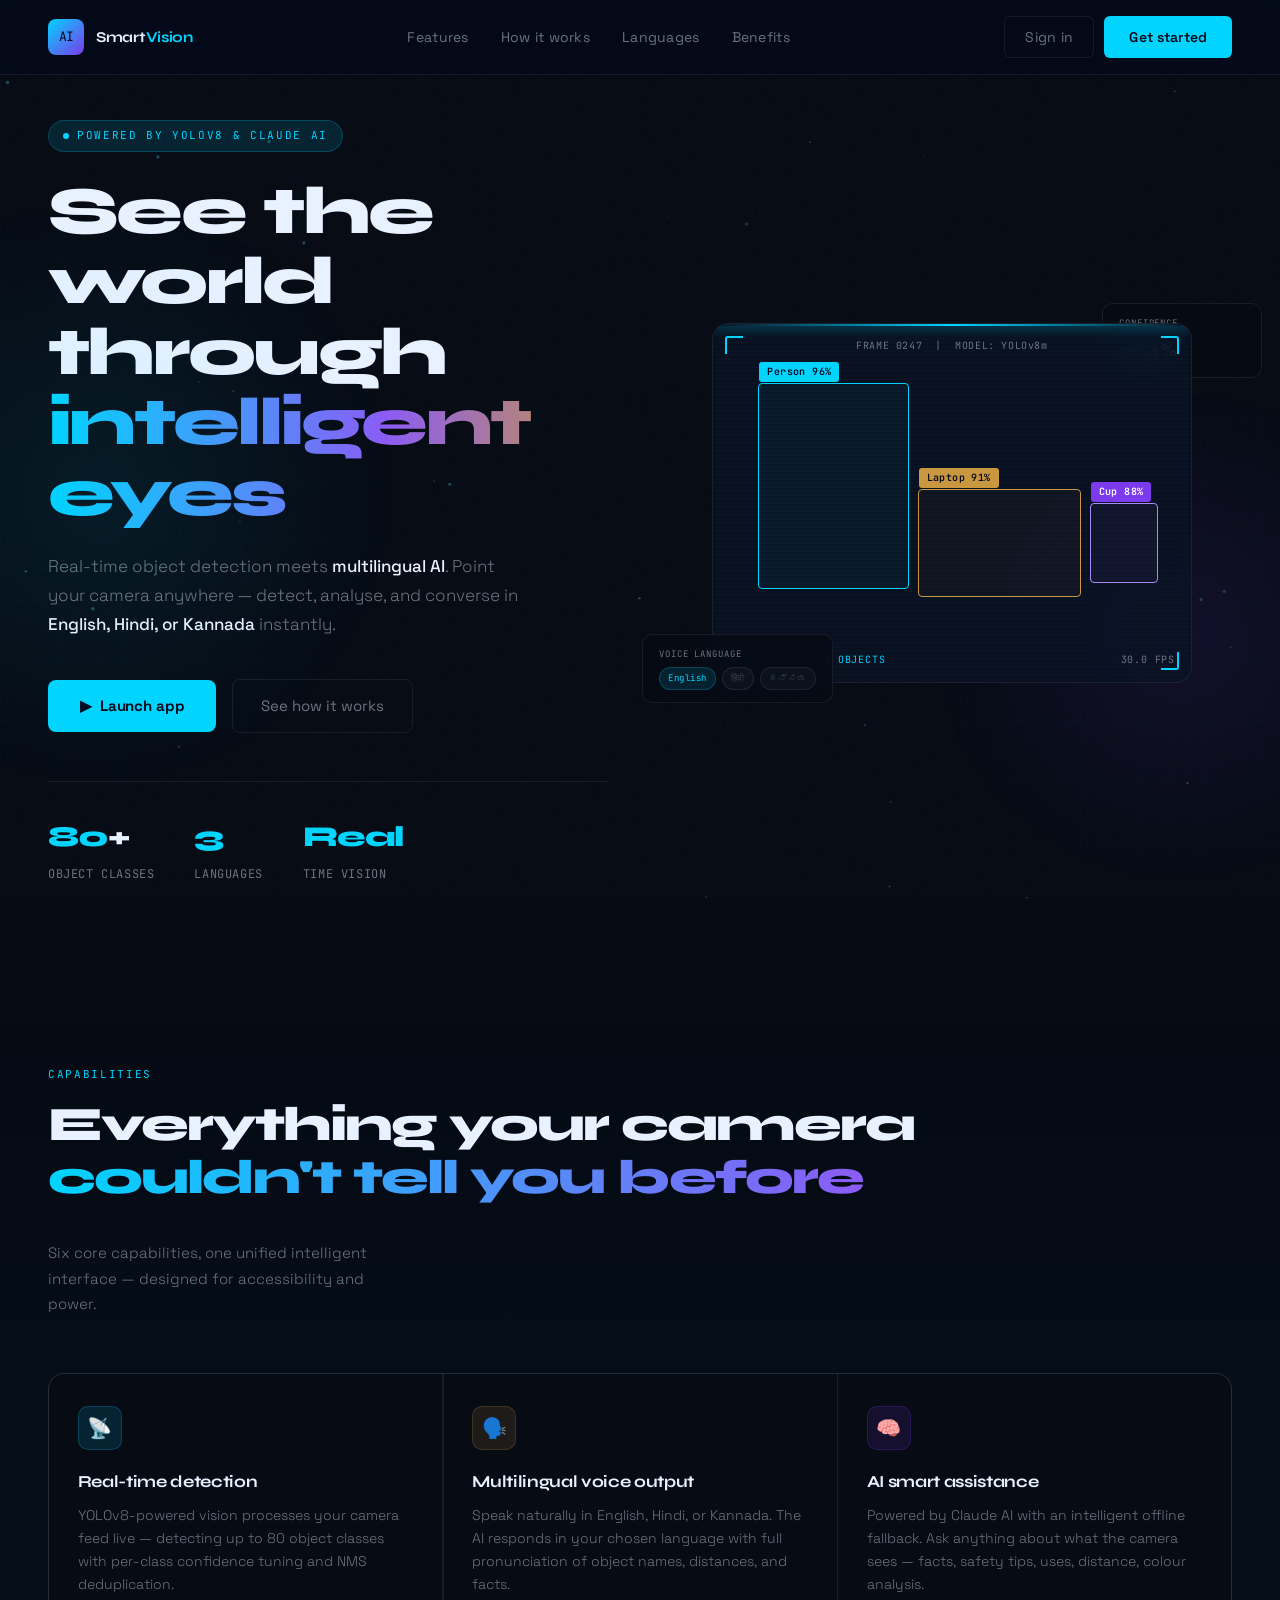
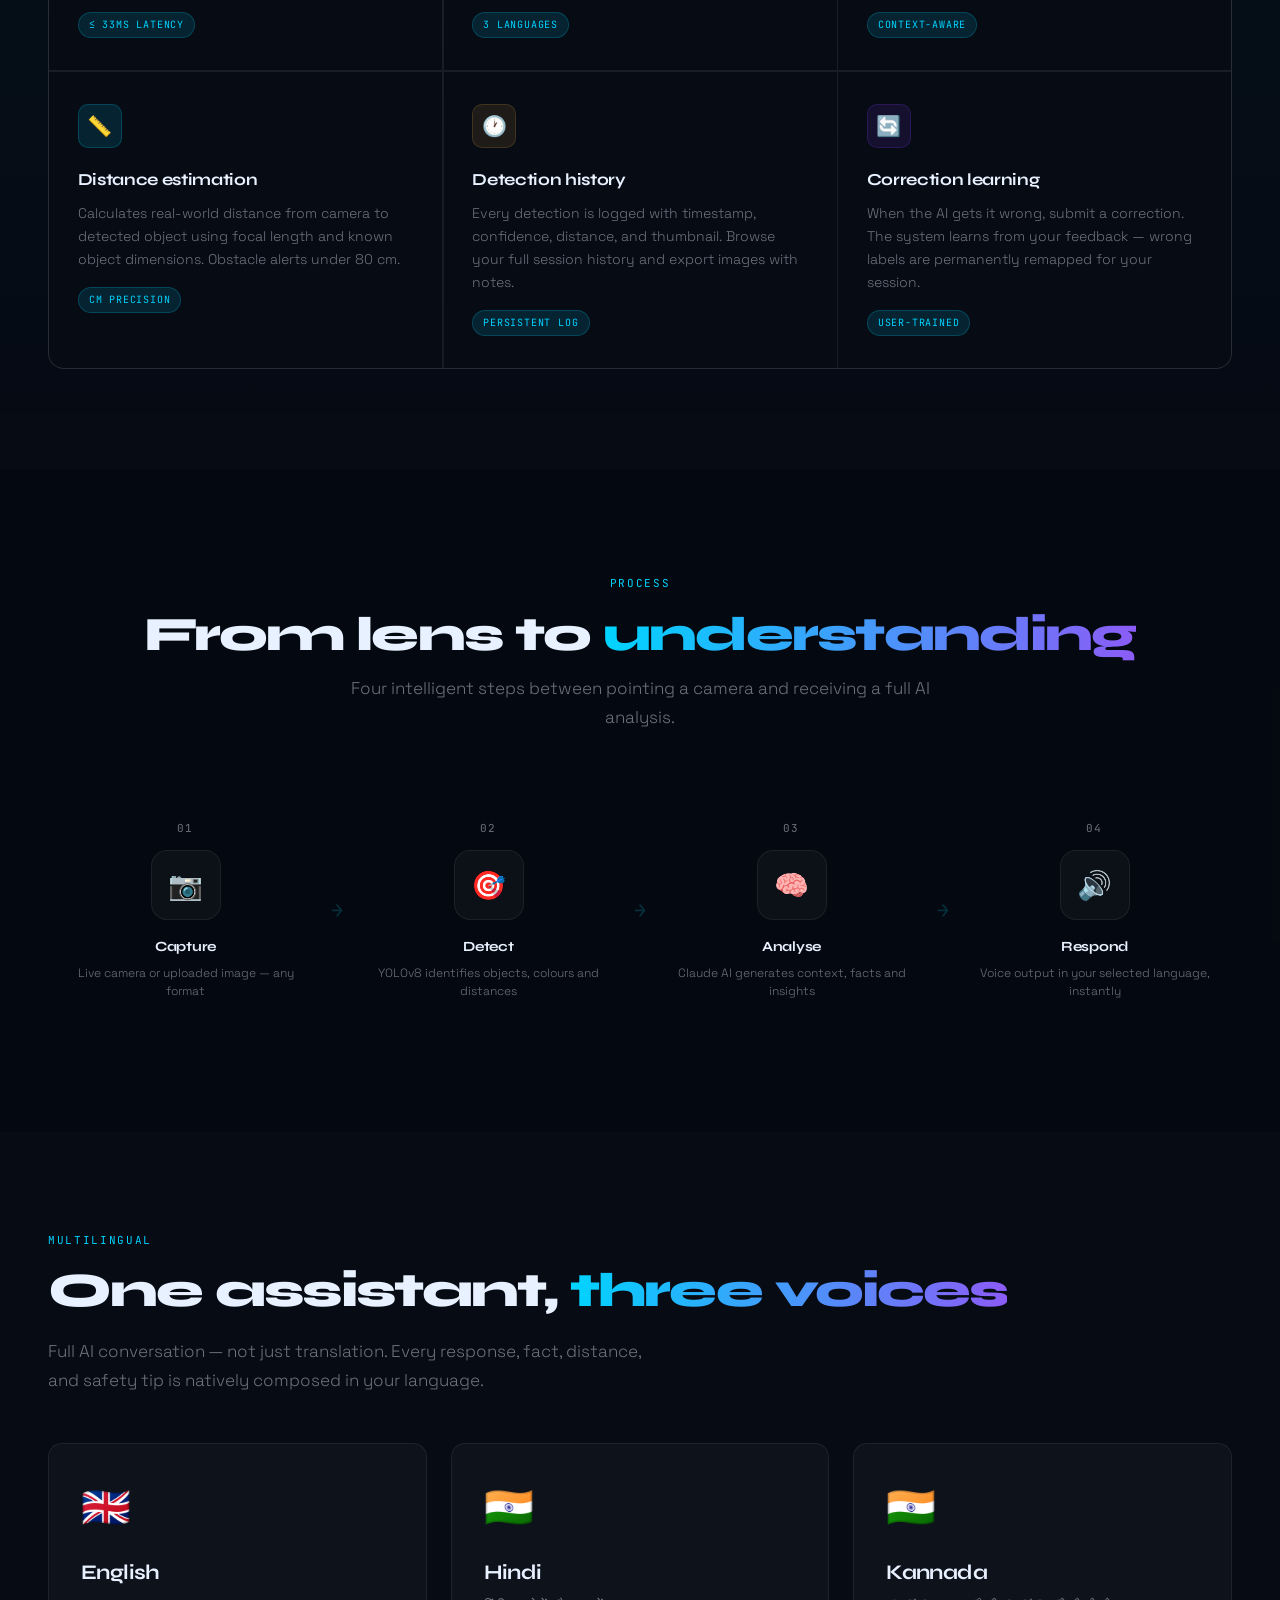
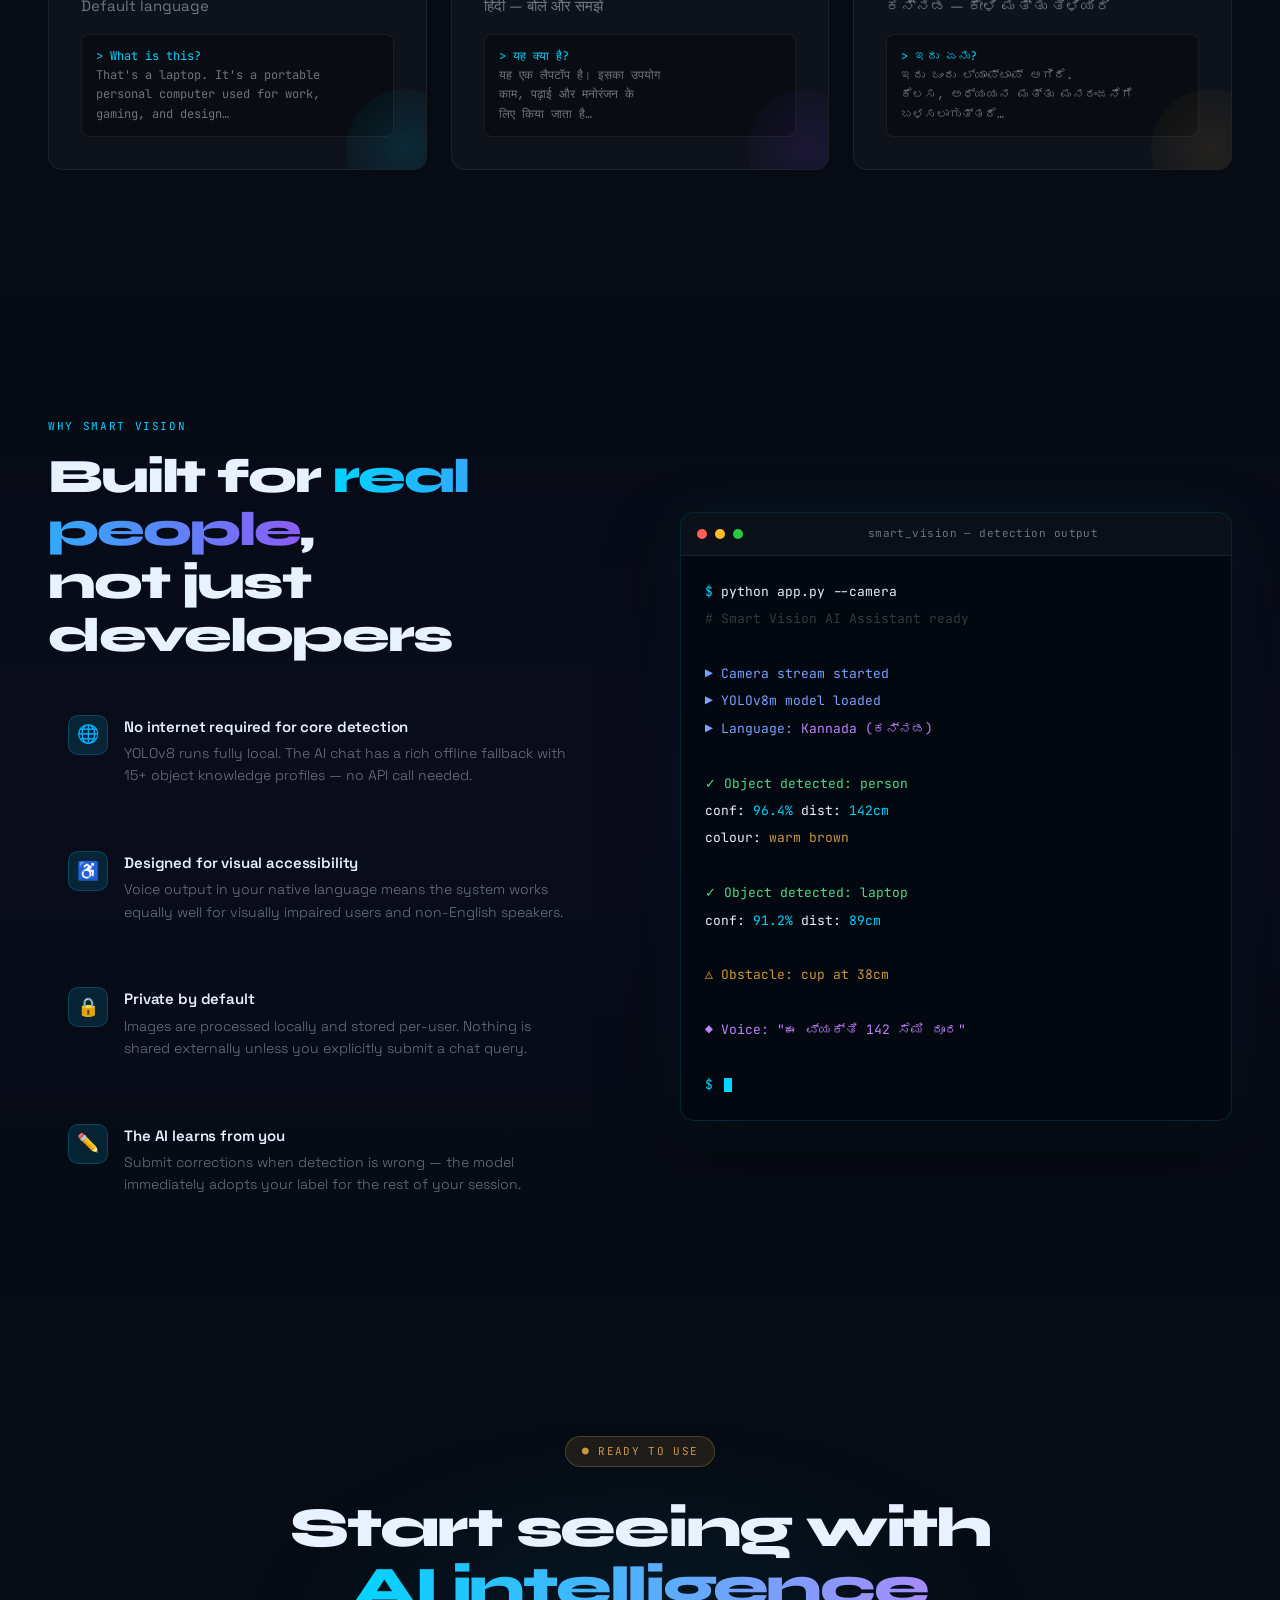
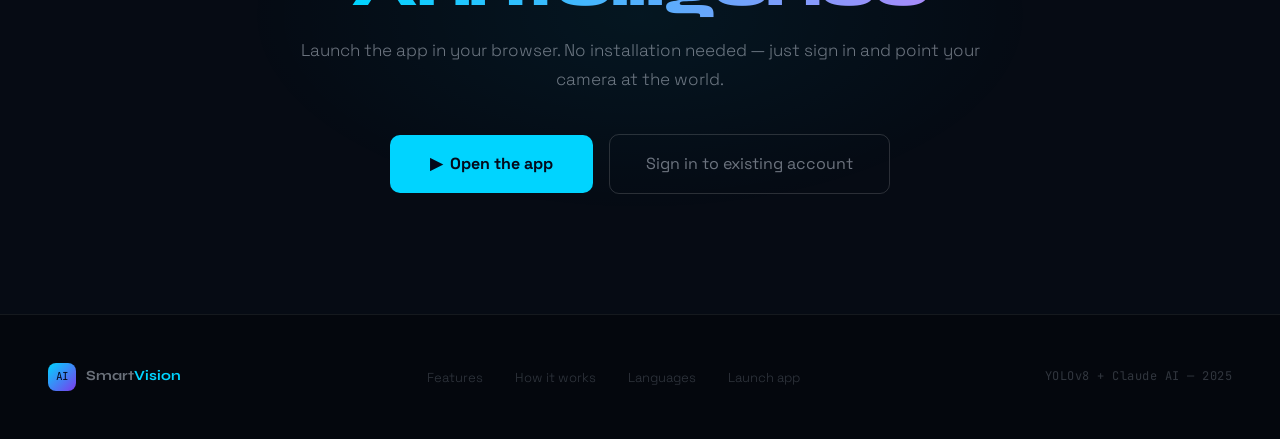
<file: frontend/landing.html>
<!DOCTYPE html>
<html lang="en">
<head>
<meta charset="UTF-8"/>
<meta name="viewport" content="width=device-width,initial-scale=1"/>
<meta name="description" content="Smart Vision AI Assistant — Real-time object detection with multilingual AI intelligence"/>
<title>Smart Vision AI</title>
<link href="https://fonts.googleapis.com/css2?family=Space+Grotesk:wght@300;400;500;600;700&family=Syne:wght@400;600;700;800&family=JetBrains+Mono:wght@300;400&display=swap" rel="stylesheet"/>
<style>
*,*::before,*::after{box-sizing:border-box;margin:0;padding:0}

:root{
  --ink:#04091a;
  --deep:#060b14;
  --surface:rgba(10,18,35,0.8);
  --glass:rgba(255,255,255,0.03);
  --border:rgba(255,255,255,0.07);
  --border-lit:rgba(0,212,255,0.2);
  --cyan:#00d4ff;
  --cyan-dim:rgba(0,212,255,0.12);
  --gold:#c9973f;
  --gold-dim:rgba(201,151,63,0.12);
  --violet:#7c3aed;
  --violet-dim:rgba(124,58,237,0.12);
  --text:#e8f1ff;
  --muted:rgba(232,241,255,0.45);
  --faint:rgba(232,241,255,0.2);
  --font-display:'Syne',sans-serif;
  --font-body:'Space Grotesk',sans-serif;
  --font-mono:'JetBrains Mono',monospace;
}

html{scroll-behavior:smooth}
body{
  font-family:var(--font-body);
  background:var(--deep);
  color:var(--text);
  overflow-x:hidden;
  line-height:1.6;
}

/* ── CANVAS BACKGROUND ── */
#bg-canvas{
  position:fixed;inset:0;z-index:0;
  pointer-events:none;opacity:0.4;
}

/* ── NOISE TEXTURE ── */
body::before{
  content:'';
  position:fixed;inset:0;z-index:1;
  background-image:url("data:image/svg+xml,%3Csvg viewBox='0 0 256 256' xmlns='http://www.w3.org/2000/svg'%3E%3Cfilter id='n'%3E%3CfeTurbulence type='fractalNoise' baseFrequency='0.9' numOctaves='4' stitchTiles='stitch'/%3E%3C/filter%3E%3Crect width='100%25' height='100%25' filter='url(%23n)' opacity='0.03'/%3E%3C/svg%3E");
  pointer-events:none;opacity:0.5;
}

/* ── GRID LINES ── */
body::after{
  content:'';
  position:fixed;inset:0;z-index:1;
  background-image:
    linear-gradient(rgba(0,212,255,0.02) 1px,transparent 1px),
    linear-gradient(90deg,rgba(0,212,255,0.02) 1px,transparent 1px);
  background-size:60px 60px;
  pointer-events:none;
}

/* ── NAV ── */
nav{
  position:fixed;top:0;left:0;right:0;z-index:100;
  padding:1rem 3rem;
  display:flex;align-items:center;justify-content:space-between;
  background:rgba(4,9,26,0.7);
  backdrop-filter:blur(20px);
  border-bottom:1px solid var(--border);
  transition:all 0.3s;
}
.nav-logo{
  display:flex;align-items:center;gap:12px;
  text-decoration:none;
}
.logo-mark{
  width:36px;height:36px;
  background:linear-gradient(135deg,var(--cyan),var(--violet));
  border-radius:8px;
  display:flex;align-items:center;justify-content:center;
  font-family:var(--font-mono);
  font-size:13px;font-weight:400;
  color:var(--ink);
  letter-spacing:-0.5px;
}
.logo-text{
  font-family:var(--font-display);
  font-size:15px;font-weight:700;
  letter-spacing:-0.3px;color:var(--text);
}
.logo-text span{color:var(--cyan);}
.nav-links{
  display:flex;align-items:center;gap:2rem;
  list-style:none;
}
.nav-links a{
  text-decoration:none;color:var(--muted);
  font-size:14px;font-weight:400;
  transition:color 0.2s;
  letter-spacing:0.02em;
}
.nav-links a:hover{color:var(--text);}
.nav-cta{
  display:flex;align-items:center;gap:10px;
}
.btn-ghost{
  padding:9px 20px;
  background:transparent;
  border:1px solid var(--border);
  border-radius:6px;
  color:var(--muted);
  font-family:var(--font-body);
  font-size:14px;font-weight:400;
  cursor:pointer;text-decoration:none;
  transition:all 0.2s;
  letter-spacing:0.02em;
}
.btn-ghost:hover{border-color:rgba(255,255,255,0.2);color:var(--text);}
.btn-primary{
  padding:9px 24px;
  background:var(--cyan);
  border:1px solid transparent;
  border-radius:6px;
  color:var(--ink);
  font-family:var(--font-body);
  font-size:14px;font-weight:600;
  cursor:pointer;text-decoration:none;
  transition:all 0.2s;
  letter-spacing:0.01em;
}
.btn-primary:hover{
  background:#22e0ff;
  box-shadow:0 0 32px rgba(0,212,255,0.35);
  transform:translateY(-1px);
}

/* ── CONTENT WRAPPER ── */
.wrapper{position:relative;z-index:10;}

/* ── HERO ── */
#hero{
  min-height:100vh;
  display:flex;align-items:center;
  padding:120px 3rem 80px;
  position:relative;
  overflow:hidden;
}
.hero-glow-left{
  position:absolute;left:-200px;top:20%;
  width:600px;height:600px;
  background:radial-gradient(circle,rgba(0,212,255,0.08) 0%,transparent 70%);
  pointer-events:none;
}
.hero-glow-right{
  position:absolute;right:-150px;top:40%;
  width:500px;height:500px;
  background:radial-gradient(circle,rgba(124,58,237,0.1) 0%,transparent 70%);
  pointer-events:none;
}
.hero-inner{
  max-width:1200px;margin:0 auto;width:100%;
  display:grid;
  grid-template-columns:1fr 1fr;
  gap:4rem;align-items:center;
}
.hero-eyebrow{
  display:inline-flex;align-items:center;gap:8px;
  font-family:var(--font-mono);
  font-size:11px;font-weight:400;
  color:var(--cyan);
  letter-spacing:0.15em;text-transform:uppercase;
  border:1px solid var(--border-lit);
  padding:6px 14px;border-radius:100px;
  background:var(--cyan-dim);
  margin-bottom:1.5rem;
}
.eyebrow-dot{
  width:6px;height:6px;border-radius:50%;
  background:var(--cyan);
  animation:pulse-dot 2s ease-in-out infinite;
}
@keyframes pulse-dot{
  0%,100%{opacity:1;transform:scale(1);}
  50%{opacity:0.4;transform:scale(0.7);}
}
.hero-title{
  font-family:var(--font-display);
  font-size:clamp(2.8rem,5.5vw,4.2rem);
  font-weight:800;
  line-height:1.05;
  letter-spacing:-0.04em;
  margin-bottom:1.5rem;
}
.hero-title .line-1{display:block;color:var(--text);}
.hero-title .line-2{
  display:block;
  background:linear-gradient(90deg,var(--cyan) 0%,#8b5cf6 60%,var(--gold) 100%);
  -webkit-background-clip:text;-webkit-text-fill-color:transparent;
  background-clip:text;
}
.hero-desc{
  font-size:17px;font-weight:300;
  color:var(--muted);
  line-height:1.7;
  max-width:480px;
  margin-bottom:2.5rem;
}
.hero-desc strong{color:var(--text);font-weight:500;}
.hero-actions{
  display:flex;align-items:center;gap:16px;
  flex-wrap:wrap;
  margin-bottom:3rem;
}
.btn-hero-primary{
  padding:14px 32px;
  background:var(--cyan);
  border:none;border-radius:8px;
  color:var(--ink);
  font-family:var(--font-body);
  font-size:15px;font-weight:700;
  cursor:pointer;text-decoration:none;
  transition:all 0.25s;
  letter-spacing:-0.01em;
  display:inline-flex;align-items:center;gap:8px;
}
.btn-hero-primary:hover{
  background:#22e0ff;
  box-shadow:0 0 48px rgba(0,212,255,0.4),0 8px 32px rgba(0,0,0,0.3);
  transform:translateY(-2px);
}
.btn-hero-ghost{
  padding:14px 28px;
  background:transparent;
  border:1px solid var(--border);
  border-radius:8px;
  color:var(--muted);
  font-family:var(--font-body);
  font-size:15px;font-weight:400;
  cursor:pointer;text-decoration:none;
  transition:all 0.2s;
  display:inline-flex;align-items:center;gap:8px;
}
.btn-hero-ghost:hover{
  border-color:rgba(255,255,255,0.2);
  color:var(--text);
  background:rgba(255,255,255,0.03);
}
.hero-stats{
  display:flex;gap:2.5rem;
  padding-top:2rem;
  border-top:1px solid var(--border);
}
.stat-item{}
.stat-num{
  font-family:var(--font-display);
  font-size:1.8rem;font-weight:800;
  color:var(--text);
  letter-spacing:-0.04em;
  display:block;
}
.stat-num span{color:var(--cyan);}
.stat-label{
  font-size:12px;color:var(--muted);
  letter-spacing:0.05em;text-transform:uppercase;
  font-family:var(--font-mono);
}

/* ── HERO VISUAL ── */
.hero-visual{
  position:relative;
  display:flex;align-items:center;justify-content:center;
}
.vision-frame{
  width:100%;max-width:480px;
  aspect-ratio:4/3;
  background:var(--surface);
  border:1px solid var(--border);
  border-radius:16px;
  position:relative;overflow:hidden;
  backdrop-filter:blur(20px);
}
.vf-scanline{
  position:absolute;inset:0;
  background:repeating-linear-gradient(
    0deg,
    transparent,transparent 2px,
    rgba(0,212,255,0.015) 2px,rgba(0,212,255,0.015) 4px
  );
  pointer-events:none;
}
.vf-corner{
  position:absolute;width:18px;height:18px;
  border-color:var(--cyan);border-style:solid;
}
.vf-corner.tl{top:12px;left:12px;border-width:2px 0 0 2px;border-radius:3px 0 0 0;}
.vf-corner.tr{top:12px;right:12px;border-width:2px 2px 0 0;border-radius:0 3px 0 0;}
.vf-corner.bl{bottom:12px;left:12px;border-width:0 0 2px 2px;border-radius:0 0 0 3px;}
.vf-corner.br{bottom:12px;right:12px;border-width:0 2px 2px 0;border-radius:0 0 3px 0;}
.vf-scan-bar{
  position:absolute;left:0;right:0;height:2px;
  background:linear-gradient(90deg,transparent,var(--cyan),transparent);
  top:0;
  animation:scan-move 3s linear infinite;
  box-shadow:0 0 12px var(--cyan),0 0 24px rgba(0,212,255,0.3);
}
@keyframes scan-move{
  0%{top:0;opacity:0;}
  10%{opacity:1;}
  90%{opacity:1;}
  100%{top:100%;opacity:0;}
}
.vf-content{
  position:absolute;inset:0;
  display:flex;align-items:center;justify-content:center;
  flex-direction:column;
  gap:1rem;
}
.detect-scene{
  width:90%;height:80%;
  position:relative;
}
.obj-box{
  position:absolute;
  border:1.5px solid var(--cyan);
  border-radius:4px;
  background:rgba(0,212,255,0.04);
}
.obj-box::after{
  content:attr(data-label);
  position:absolute;top:-22px;left:0;
  font-family:var(--font-mono);
  font-size:10px;color:var(--ink);
  background:var(--cyan);
  padding:2px 8px;border-radius:3px;
  white-space:nowrap;
  font-weight:600;letter-spacing:0.04em;
}
.obj-box-b{
  position:absolute;
  border:1.5px solid var(--gold);
  border-radius:4px;
  background:rgba(201,151,63,0.04);
}
.obj-box-b::after{
  content:attr(data-label);
  position:absolute;top:-22px;left:0;
  font-family:var(--font-mono);
  font-size:10px;color:var(--ink);
  background:var(--gold);
  padding:2px 8px;border-radius:3px;
  white-space:nowrap;
  font-weight:600;letter-spacing:0.04em;
}
.obj-box-c{
  position:absolute;
  border:1.5px solid #a78bfa;
  border-radius:4px;
  background:rgba(167,139,250,0.04);
}
.obj-box-c::after{
  content:attr(data-label);
  position:absolute;top:-22px;left:0;
  font-family:var(--font-mono);
  font-size:10px;color:#fff;
  background:#7c3aed;
  padding:2px 8px;border-radius:3px;
  white-space:nowrap;
  font-weight:600;letter-spacing:0.04em;
}
.vf-status{
  position:absolute;bottom:14px;left:16px;right:16px;
  display:flex;align-items:center;justify-content:space-between;
}
.vf-status-text{
  font-family:var(--font-mono);
  font-size:10px;color:var(--cyan);
  letter-spacing:0.08em;
}
.vf-fps{
  font-family:var(--font-mono);
  font-size:10px;color:var(--muted);
  letter-spacing:0.08em;
}
.vf-confidence{
  position:absolute;top:14px;left:50%;transform:translateX(-50%);
  font-family:var(--font-mono);
  font-size:10px;color:var(--muted);
  letter-spacing:0.06em;
}
.floating-card{
  position:absolute;
  background:rgba(6,11,20,0.88);
  border:1px solid var(--border);
  border-radius:10px;
  padding:12px 16px;
  backdrop-filter:blur(16px);
  min-width:160px;
}
.fc-top-right{top:-20px;right:-30px;animation:float-a 5s ease-in-out infinite;}
.fc-bottom-left{bottom:-20px;left:-30px;animation:float-b 6s ease-in-out infinite;}
@keyframes float-a{0%,100%{transform:translateY(0);}50%{transform:translateY(-8px);}}
@keyframes float-b{0%,100%{transform:translateY(0);}50%{transform:translateY(6px);}}
.fc-label{
  font-family:var(--font-mono);
  font-size:9px;color:var(--muted);
  letter-spacing:0.1em;text-transform:uppercase;
  margin-bottom:6px;
}
.fc-value{
  font-family:var(--font-display);
  font-size:18px;font-weight:700;
  color:var(--text);
  letter-spacing:-0.03em;
}
.fc-value span{color:var(--cyan);}
.fc-value.gold span{color:var(--gold);}
.fc-lang{
  display:flex;gap:6px;margin-top:4px;flex-wrap:wrap;
}
.lang-pill{
  font-size:9px;
  font-family:var(--font-mono);
  padding:3px 8px;
  border-radius:100px;
  letter-spacing:0.06em;
}
.lang-pill.active{
  background:var(--cyan-dim);
  border:1px solid var(--border-lit);
  color:var(--cyan);
}
.lang-pill.idle{
  background:var(--glass);
  border:1px solid var(--border);
  color:var(--faint);
}

/* ── SECTION BASE ── */
section{padding:100px 3rem;position:relative;}
.section-inner{max-width:1200px;margin:0 auto;}
.section-tag{
  font-family:var(--font-mono);
  font-size:11px;color:var(--cyan);
  letter-spacing:0.15em;text-transform:uppercase;
  margin-bottom:1rem;display:block;
}
.section-title{
  font-family:var(--font-display);
  font-size:clamp(2rem,4vw,3rem);
  font-weight:800;
  letter-spacing:-0.04em;
  line-height:1.1;
  margin-bottom:1.2rem;
}
.section-title em{
  font-style:normal;
  background:linear-gradient(90deg,var(--cyan),#8b5cf6);
  -webkit-background-clip:text;-webkit-text-fill-color:transparent;
  background-clip:text;
}
.section-lead{
  font-size:17px;color:var(--muted);
  max-width:600px;line-height:1.7;
  font-weight:300;
}

/* ── FEATURES ── */
#features{background:linear-gradient(180deg,transparent,rgba(0,212,255,0.02),transparent);}
.features-header{
  display:flex;justify-content:space-between;align-items:flex-end;
  margin-bottom:3.5rem;flex-wrap:wrap;gap:1rem;
}
.features-grid{
  display:grid;
  grid-template-columns:repeat(3,1fr);
  gap:1.5px;
  background:var(--border);
  border:1px solid var(--border);
  border-radius:16px;overflow:hidden;
}
.feature-card{
  background:var(--deep);
  padding:2rem 1.8rem;
  position:relative;
  transition:background 0.3s;
  cursor:default;
}
.feature-card:hover{background:rgba(255,255,255,0.02);}
.feature-card::before{
  content:'';
  position:absolute;inset:0;
  background:linear-gradient(135deg,var(--cyan-dim),transparent);
  opacity:0;transition:opacity 0.3s;
}
.feature-card:hover::before{opacity:1;}
.feat-icon{
  width:44px;height:44px;
  border-radius:10px;
  display:flex;align-items:center;justify-content:center;
  font-size:20px;
  margin-bottom:1.2rem;
  position:relative;
}
.feat-icon.cyan{background:var(--cyan-dim);border:1px solid var(--border-lit);}
.feat-icon.gold{background:var(--gold-dim);border:1px solid rgba(201,151,63,0.2);}
.feat-icon.violet{background:var(--violet-dim);border:1px solid rgba(124,58,237,0.2);}
.feat-title{
  font-family:var(--font-display);
  font-size:1.05rem;font-weight:700;
  color:var(--text);
  margin-bottom:0.5rem;
  letter-spacing:-0.02em;
}
.feat-desc{
  font-size:14px;color:var(--muted);
  line-height:1.65;font-weight:300;
}
.feat-badge{
  display:inline-flex;margin-top:1rem;
  font-family:var(--font-mono);
  font-size:10px;color:var(--cyan);
  letter-spacing:0.08em;text-transform:uppercase;
  padding:4px 10px;
  border:1px solid var(--border-lit);
  border-radius:100px;
  background:var(--cyan-dim);
}

/* ── HOW IT WORKS ── */
#how{background:rgba(0,0,0,0.2);}
.flow-container{
  display:grid;
  grid-template-columns:1fr auto 1fr auto 1fr auto 1fr;
  align-items:center;
  gap:0;
  margin-top:3.5rem;
}
.flow-step{
  text-align:center;
  padding:2rem 1rem;
}
.flow-num{
  font-family:var(--font-mono);
  font-size:11px;color:var(--muted);
  letter-spacing:0.1em;
  margin-bottom:0.8rem;
  display:block;
}
.flow-icon-wrap{
  width:70px;height:70px;
  border-radius:16px;
  display:flex;align-items:center;justify-content:center;
  font-size:28px;
  margin:0 auto 1rem;
  border:1px solid var(--border);
  background:var(--glass);
  position:relative;
  transition:all 0.3s;
}
.flow-step:hover .flow-icon-wrap{
  border-color:var(--border-lit);
  background:var(--cyan-dim);
  box-shadow:0 0 30px rgba(0,212,255,0.15);
}
.flow-step-title{
  font-family:var(--font-display);
  font-size:14px;font-weight:700;
  color:var(--text);
  margin-bottom:0.3rem;
  letter-spacing:-0.02em;
}
.flow-step-sub{
  font-size:12px;color:var(--muted);
  line-height:1.5;
  font-weight:300;
}
.flow-arrow{
  font-size:20px;color:var(--border-lit);
  padding:0 0.5rem;
  font-family:var(--font-mono);
}

/* ── LANGUAGES ── */
#languages{}
.lang-showcase{
  display:grid;
  grid-template-columns:repeat(3,1fr);
  gap:1.5rem;
  margin-top:3rem;
}
.lang-card{
  background:var(--glass);
  border:1px solid var(--border);
  border-radius:14px;
  padding:2rem;
  position:relative;overflow:hidden;
  transition:all 0.3s;
}
.lang-card:hover{
  border-color:rgba(255,255,255,0.12);
  background:rgba(255,255,255,0.03);
  transform:translateY(-4px);
}
.lang-flag{font-size:2.5rem;margin-bottom:1rem;display:block;}
.lang-name{
  font-family:var(--font-display);
  font-size:1.3rem;font-weight:700;
  color:var(--text);
  margin-bottom:0.3rem;
  letter-spacing:-0.03em;
}
.lang-native{
  font-size:15px;color:var(--muted);
  margin-bottom:1rem;
}
.lang-example{
  background:rgba(0,0,0,0.3);
  border:1px solid var(--border);
  border-radius:8px;
  padding:12px 14px;
  font-family:var(--font-mono);
  font-size:12px;color:var(--cyan);
  line-height:1.6;
}
.lang-card-glow{
  position:absolute;bottom:-40px;right:-40px;
  width:120px;height:120px;
  border-radius:50%;
  pointer-events:none;
}
.lang-card:nth-child(1) .lang-card-glow{background:radial-gradient(rgba(0,212,255,0.12),transparent);}
.lang-card:nth-child(2) .lang-card-glow{background:radial-gradient(rgba(124,58,237,0.12),transparent);}
.lang-card:nth-child(3) .lang-card-glow{background:radial-gradient(rgba(201,151,63,0.12),transparent);}

/* ── BENEFITS ── */
#benefits{background:linear-gradient(180deg,transparent,rgba(124,58,237,0.04),transparent);}
.benefits-layout{
  display:grid;
  grid-template-columns:1fr 1fr;
  gap:5rem;
  align-items:center;
  margin-top:3rem;
}
.benefit-list{display:flex;flex-direction:column;gap:1.5rem;}
.benefit-item{
  display:flex;gap:1rem;align-items:flex-start;
  padding:1.2rem;
  border-radius:12px;
  border:1px solid transparent;
  transition:all 0.25s;
  cursor:default;
}
.benefit-item:hover{
  background:rgba(255,255,255,0.02);
  border-color:var(--border);
}
.benefit-icon{
  width:40px;height:40px;min-width:40px;
  border-radius:10px;
  display:flex;align-items:center;justify-content:center;
  font-size:18px;
  background:var(--cyan-dim);
  border:1px solid var(--border-lit);
}
.benefit-text{}
.benefit-title{
  font-weight:600;font-size:15px;
  color:var(--text);margin-bottom:0.2rem;
  letter-spacing:-0.01em;
}
.benefit-desc{font-size:14px;color:var(--muted);line-height:1.6;font-weight:300;}

.terminal-window{
  background:#020710;
  border:1px solid rgba(0,212,255,0.15);
  border-radius:14px;
  overflow:hidden;
  box-shadow:0 0 60px rgba(0,212,255,0.06),0 40px 80px rgba(0,0,0,0.4);
}
.terminal-bar{
  background:rgba(255,255,255,0.03);
  border-bottom:1px solid var(--border);
  padding:12px 16px;
  display:flex;align-items:center;gap:8px;
}
.dot{width:10px;height:10px;border-radius:50%;}
.dot.r{background:#ff5f57;}
.dot.y{background:#ffbd2e;}
.dot.g{background:#28c840;}
.terminal-title{
  font-family:var(--font-mono);
  font-size:11px;color:var(--muted);
  flex:1;text-align:center;
  letter-spacing:0.04em;
}
.terminal-body{padding:1.5rem;font-family:var(--font-mono);font-size:13px;line-height:1.8;}
.t-line{display:block;margin-bottom:4px;}
.t-prompt{color:var(--cyan);}
.t-cmd{color:var(--text);}
.t-comment{color:rgba(255,255,255,0.2);}
.t-out{color:#7aa2ff;}
.t-success{color:#4ade80;}
.t-warning{color:var(--gold);}
.t-lang{color:#c084fc;}
.t-dist{color:var(--cyan);}
.cursor-blink{
  display:inline-block;
  width:8px;height:14px;
  background:var(--cyan);
  margin-left:3px;
  vertical-align:middle;
  animation:blink 1.1s step-end infinite;
}
@keyframes blink{0%,100%{opacity:1;}50%{opacity:0;}}

/* ── CTA ── */
#cta{
  text-align:center;
  padding:120px 3rem;
  position:relative;overflow:hidden;
}
.cta-glow{
  position:absolute;top:50%;left:50%;
  transform:translate(-50%,-50%);
  width:800px;height:400px;
  background:radial-gradient(ellipse,rgba(0,212,255,0.06) 0%,transparent 70%);
  pointer-events:none;
}
.cta-inner{position:relative;max-width:700px;margin:0 auto;}
.cta-badge{
  display:inline-flex;align-items:center;gap:8px;
  font-family:var(--font-mono);font-size:11px;
  color:var(--gold);letter-spacing:0.12em;text-transform:uppercase;
  border:1px solid rgba(201,151,63,0.3);
  padding:6px 16px;border-radius:100px;
  background:var(--gold-dim);
  margin-bottom:2rem;
}
.cta-title{
  font-family:var(--font-display);
  font-size:clamp(2.5rem,5vw,3.5rem);
  font-weight:800;
  letter-spacing:-0.04em;
  line-height:1.05;
  margin-bottom:1.2rem;
  color:var(--text);
}
.cta-title span{
  background:linear-gradient(90deg,var(--cyan),#a78bfa);
  -webkit-background-clip:text;-webkit-text-fill-color:transparent;
  background-clip:text;
}
.cta-sub{
  font-size:17px;color:var(--muted);
  line-height:1.7;font-weight:300;
  margin-bottom:2.5rem;
}
.cta-actions{
  display:flex;align-items:center;justify-content:center;
  gap:16px;flex-wrap:wrap;
}
.btn-cta-primary{
  padding:16px 40px;
  background:var(--cyan);
  border:none;border-radius:10px;
  color:var(--ink);
  font-family:var(--font-body);
  font-size:16px;font-weight:700;
  cursor:pointer;text-decoration:none;
  transition:all 0.25s;
  display:inline-flex;align-items:center;gap:10px;
}
.btn-cta-primary:hover{
  background:#22e0ff;
  box-shadow:0 0 60px rgba(0,212,255,0.45),0 10px 40px rgba(0,0,0,0.3);
  transform:translateY(-3px);
}
.btn-cta-ghost{
  padding:16px 36px;
  background:transparent;
  border:1px solid rgba(255,255,255,0.15);
  border-radius:10px;
  color:var(--muted);
  font-family:var(--font-body);
  font-size:16px;font-weight:400;
  cursor:pointer;text-decoration:none;
  transition:all 0.2s;
  display:inline-flex;align-items:center;gap:8px;
}
.btn-cta-ghost:hover{
  border-color:rgba(255,255,255,0.25);
  color:var(--text);
  background:rgba(255,255,255,0.04);
}

/* ── FOOTER ── */
footer{
  border-top:1px solid var(--border);
  padding:3rem;
  background:rgba(0,0,0,0.3);
}
.footer-inner{
  max-width:1200px;margin:0 auto;
  display:flex;align-items:center;justify-content:space-between;
  flex-wrap:wrap;gap:1.5rem;
}
.footer-brand{
  display:flex;align-items:center;gap:10px;
  text-decoration:none;
}
.footer-brand-text{
  font-family:var(--font-display);
  font-size:14px;font-weight:700;
  color:var(--muted);
}
.footer-brand-text span{color:var(--cyan);}
.footer-links{
  display:flex;gap:2rem;list-style:none;
  flex-wrap:wrap;
}
.footer-links a{
  text-decoration:none;
  font-size:13px;color:var(--faint);
  transition:color 0.2s;
  font-weight:300;
}
.footer-links a:hover{color:var(--muted);}
.footer-copy{
  font-size:12px;color:var(--faint);
  font-family:var(--font-mono);
  letter-spacing:0.04em;
}

/* ── ANIMATIONS ── */
.reveal{
  opacity:0;transform:translateY(24px);
  transition:opacity 0.6s ease,transform 0.6s ease;
}
.reveal.visible{opacity:1;transform:translateY(0);}
.reveal-l{
  opacity:0;transform:translateX(-24px);
  transition:opacity 0.6s ease,transform 0.6s ease;
}
.reveal-l.visible{opacity:1;transform:translateX(0);}
.reveal-r{
  opacity:0;transform:translateX(24px);
  transition:opacity 0.6s ease,transform 0.6s ease;
}
.reveal-r.visible{opacity:1;transform:translateX(0);}

/* ── RESPONSIVE ── */
@media(max-width:900px){
  nav{padding:1rem 1.5rem;}
  .nav-links{display:none;}
  #hero{padding:100px 1.5rem 60px;}
  .hero-inner{grid-template-columns:1fr;gap:3rem;}
  .hero-visual{order:-1;}
  .vision-frame{max-width:100%;}
  .floating-card{display:none;}
  section{padding:70px 1.5rem;}
  .features-grid{grid-template-columns:1fr;}
  .flow-container{
    grid-template-columns:1fr 1fr;
    grid-template-rows:auto;
    gap:1rem;
  }
  .flow-arrow{display:none;}
  .lang-showcase{grid-template-columns:1fr;}
  .benefits-layout{grid-template-columns:1fr;gap:2.5rem;}
  footer{padding:2rem 1.5rem;}
  .footer-inner{flex-direction:column;align-items:flex-start;gap:1rem;}
}
@media(max-width:600px){
  .hero-stats{gap:1.5rem;}
  .features-grid{grid-template-columns:1fr;}
  .flow-container{grid-template-columns:1fr;}
  .cta-actions{flex-direction:column;width:100%;}
  .btn-cta-primary,.btn-cta-ghost{width:100%;justify-content:center;}
}
</style>
</head>
<body>

<canvas id="bg-canvas"></canvas>

<div class="wrapper">

<!-- NAV -->
<nav>
  <a class="nav-logo" href="#">
    <div class="logo-mark">AI</div>
    <span class="logo-text">Smart<span>Vision</span></span>
  </a>
  <ul class="nav-links">
    <li><a href="#features">Features</a></li>
    <li><a href="#how">How it works</a></li>
    <li><a href="#languages">Languages</a></li>
    <li><a href="#benefits">Benefits</a></li>
  </ul>
  <div class="nav-cta">
    <a href="index.html" class="btn-ghost">Sign in</a>
    <a href="index.html" class="btn-primary">Get started</a>
  </div>
</nav>

<!-- HERO -->
<section id="hero">
  <div class="hero-glow-left"></div>
  <div class="hero-glow-right"></div>
  <div class="hero-inner">
    <div class="hero-content">
      <div class="hero-eyebrow">
        <span class="eyebrow-dot"></span>
        Powered by YOLOv8 &amp; Claude AI
      </div>
      <h1 class="hero-title">
        <span class="line-1">See the world through</span>
        <span class="line-2">intelligent eyes</span>
      </h1>
      <p class="hero-desc">
        Real-time object detection meets <strong>multilingual AI</strong>. Point your camera anywhere — detect, analyse, and converse in <strong>English, Hindi, or Kannada</strong> instantly.
      </p>
      <div class="hero-actions">
        <a href="index.html" class="btn-hero-primary">
          <span>&#9654;</span> Launch app
        </a>
        <a href="#how" class="btn-hero-ghost">
          See how it works
        </a>
      </div>
      <div class="hero-stats">
        <div class="stat-item">
          <span class="stat-num"><span>80</span>+</span>
          <span class="stat-label">Object classes</span>
        </div>
        <div class="stat-item">
          <span class="stat-num"><span>3</span></span>
          <span class="stat-label">Languages</span>
        </div>
        <div class="stat-item">
          <span class="stat-num"><span>Real</span></span>
          <span class="stat-label">Time vision</span>
        </div>
      </div>
    </div>
    <div class="hero-visual">
      <div class="floating-card fc-top-right">
        <div class="fc-label">Confidence</div>
        <div class="fc-value"><span>96.4</span>%</div>
      </div>
      <div class="vision-frame">
        <div class="vf-scanline"></div>
        <div class="vf-corner tl"></div>
        <div class="vf-corner tr"></div>
        <div class="vf-corner bl"></div>
        <div class="vf-corner br"></div>
        <div class="vf-scan-bar"></div>
        <div class="vf-confidence">FRAME 0247 &nbsp;|&nbsp; MODEL: YOLOv8m</div>
        <div class="vf-content">
          <div class="detect-scene">
            <div class="obj-box" data-label="Person 96%" style="top:8%;left:5%;width:35%;height:72%;"></div>
            <div class="obj-box-b" data-label="Laptop 91%" style="top:45%;left:42%;width:38%;height:38%;"></div>
            <div class="obj-box-c" data-label="Cup 88%" style="top:50%;left:82%;width:16%;height:28%;"></div>
          </div>
        </div>
        <div class="vf-status">
          <span class="vf-status-text">&#9679; DETECTING — 3 OBJECTS</span>
          <span class="vf-fps">30.0 FPS</span>
        </div>
      </div>
      <div class="floating-card fc-bottom-left">
        <div class="fc-label">Voice language</div>
        <div class="fc-lang">
          <span class="lang-pill active">English</span>
          <span class="lang-pill idle">हिंदी</span>
          <span class="lang-pill idle">ಕನ್ನಡ</span>
        </div>
      </div>
    </div>
  </div>
</section>

<!-- FEATURES -->
<section id="features">
  <div class="section-inner">
    <div class="features-header">
      <div>
        <span class="section-tag reveal">Capabilities</span>
        <h2 class="section-title reveal">Everything your camera<br><em>couldn't tell you before</em></h2>
      </div>
      <p class="section-lead reveal" style="max-width:320px;font-size:15px;">
        Six core capabilities, one unified intelligent interface — designed for accessibility and power.
      </p>
    </div>
    <div class="features-grid">
      <div class="feature-card reveal">
        <div class="feat-icon cyan">📡</div>
        <div class="feat-title">Real-time detection</div>
        <p class="feat-desc">YOLOv8-powered vision processes your camera feed live — detecting up to 80 object classes with per-class confidence tuning and NMS deduplication.</p>
        <span class="feat-badge">&#8804; 33ms latency</span>
      </div>
      <div class="feature-card reveal">
        <div class="feat-icon gold">🗣️</div>
        <div class="feat-title">Multilingual voice output</div>
        <p class="feat-desc">Speak naturally in English, Hindi, or Kannada. The AI responds in your chosen language with full pronunciation of object names, distances, and facts.</p>
        <span class="feat-badge">3 languages</span>
      </div>
      <div class="feature-card reveal">
        <div class="feat-icon violet">🧠</div>
        <div class="feat-title">AI smart assistance</div>
        <p class="feat-desc">Powered by Claude AI with an intelligent offline fallback. Ask anything about what the camera sees — facts, safety tips, uses, distance, colour analysis.</p>
        <span class="feat-badge">Context-aware</span>
      </div>
      <div class="feature-card reveal">
        <div class="feat-icon cyan">📏</div>
        <div class="feat-title">Distance estimation</div>
        <p class="feat-desc">Calculates real-world distance from camera to detected object using focal length and known object dimensions. Obstacle alerts under 80 cm.</p>
        <span class="feat-badge">cm precision</span>
      </div>
      <div class="feature-card reveal">
        <div class="feat-icon gold">🕐</div>
        <div class="feat-title">Detection history</div>
        <p class="feat-desc">Every detection is logged with timestamp, confidence, distance, and thumbnail. Browse your full session history and export images with notes.</p>
        <span class="feat-badge">Persistent log</span>
      </div>
      <div class="feature-card reveal">
        <div class="feat-icon violet">🔄</div>
        <div class="feat-title">Correction learning</div>
        <p class="feat-desc">When the AI gets it wrong, submit a correction. The system learns from your feedback — wrong labels are permanently remapped for your session.</p>
        <span class="feat-badge">User-trained</span>
      </div>
    </div>
  </div>
</section>

<!-- HOW IT WORKS -->
<section id="how">
  <div class="section-inner">
    <div style="text-align:center;margin-bottom:0.5rem;">
      <span class="section-tag reveal" style="display:inline-block;">Process</span>
      <h2 class="section-title reveal" style="margin-bottom:0.8rem;">From lens to <em>understanding</em></h2>
      <p class="section-lead reveal" style="margin:0 auto;text-align:center;">
        Four intelligent steps between pointing a camera and receiving a full AI analysis.
      </p>
    </div>
    <div class="flow-container">
      <div class="flow-step reveal">
        <span class="flow-num">01</span>
        <div class="flow-icon-wrap">📷</div>
        <div class="flow-step-title">Capture</div>
        <div class="flow-step-sub">Live camera or uploaded image — any format</div>
      </div>
      <div class="flow-arrow reveal">→</div>
      <div class="flow-step reveal">
        <span class="flow-num">02</span>
        <div class="flow-icon-wrap">🎯</div>
        <div class="flow-step-title">Detect</div>
        <div class="flow-step-sub">YOLOv8 identifies objects, colours and distances</div>
      </div>
      <div class="flow-arrow reveal">→</div>
      <div class="flow-step reveal">
        <span class="flow-num">03</span>
        <div class="flow-icon-wrap">🧠</div>
        <div class="flow-step-title">Analyse</div>
        <div class="flow-step-sub">Claude AI generates context, facts and insights</div>
      </div>
      <div class="flow-arrow reveal">→</div>
      <div class="flow-step reveal">
        <span class="flow-num">04</span>
        <div class="flow-icon-wrap">🔊</div>
        <div class="flow-step-title">Respond</div>
        <div class="flow-step-sub">Voice output in your selected language, instantly</div>
      </div>
    </div>
  </div>
</section>

<!-- LANGUAGES -->
<section id="languages">
  <div class="section-inner">
    <span class="section-tag reveal">Multilingual</span>
    <h2 class="section-title reveal">One assistant, <em>three voices</em></h2>
    <p class="section-lead reveal">Full AI conversation — not just translation. Every response, fact, distance, and safety tip is natively composed in your language.</p>
    <div class="lang-showcase">
      <div class="lang-card reveal">
        <span class="lang-flag">🇬🇧</span>
        <div class="lang-name">English</div>
        <div class="lang-native">Default language</div>
        <div class="lang-example">
          &gt; What is this?<br>
          <span style="color:var(--muted);">That's a laptop. It's a portable</span><br>
          <span style="color:var(--muted);">personal computer used for work,</span><br>
          <span style="color:var(--muted);">gaming, and design…</span>
        </div>
        <div class="lang-card-glow"></div>
      </div>
      <div class="lang-card reveal">
        <span class="lang-flag">🇮🇳</span>
        <div class="lang-name">Hindi</div>
        <div class="lang-native">हिंदी — बोलें और समझें</div>
        <div class="lang-example">
          &gt; यह क्या है?<br>
          <span style="color:var(--muted);">यह एक लैपटॉप है। इसका उपयोग</span><br>
          <span style="color:var(--muted);">काम, पढ़ाई और मनोरंजन के</span><br>
          <span style="color:var(--muted);">लिए किया जाता है…</span>
        </div>
        <div class="lang-card-glow"></div>
      </div>
      <div class="lang-card reveal">
        <span class="lang-flag">🇮🇳</span>
        <div class="lang-name">Kannada</div>
        <div class="lang-native">ಕನ್ನಡ — ಕೇಳಿ ಮತ್ತು ತಿಳಿಯಿರಿ</div>
        <div class="lang-example">
          &gt; ಇದು ಏನು?<br>
          <span style="color:var(--muted);">ಇದು ಒಂದು ಲ್ಯಾಪ್‌ಟಾಪ್ ಆಗಿದೆ.</span><br>
          <span style="color:var(--muted);">ಕೆಲಸ, ಅಧ್ಯಯನ ಮತ್ತು ಮನರಂಜನೆಗೆ</span><br>
          <span style="color:var(--muted);">ಬಳಸಲಾಗುತ್ತದೆ…</span>
        </div>
        <div class="lang-card-glow"></div>
      </div>
    </div>
  </div>
</section>

<!-- BENEFITS -->
<section id="benefits">
  <div class="section-inner">
    <div class="benefits-layout">
      <div>
        <span class="section-tag reveal-l">Why Smart Vision</span>
        <h2 class="section-title reveal-l">Built for <em>real people</em>,<br>not just developers</h2>
        <div class="benefit-list" style="margin-top:2rem;">
          <div class="benefit-item reveal-l">
            <div class="benefit-icon">🌐</div>
            <div class="benefit-text">
              <div class="benefit-title">No internet required for core detection</div>
              <div class="benefit-desc">YOLOv8 runs fully local. The AI chat has a rich offline fallback with 15+ object knowledge profiles — no API call needed.</div>
            </div>
          </div>
          <div class="benefit-item reveal-l">
            <div class="benefit-icon">♿</div>
            <div class="benefit-text">
              <div class="benefit-title">Designed for visual accessibility</div>
              <div class="benefit-desc">Voice output in your native language means the system works equally well for visually impaired users and non-English speakers.</div>
            </div>
          </div>
          <div class="benefit-item reveal-l">
            <div class="benefit-icon">🔒</div>
            <div class="benefit-text">
              <div class="benefit-title">Private by default</div>
              <div class="benefit-desc">Images are processed locally and stored per-user. Nothing is shared externally unless you explicitly submit a chat query.</div>
            </div>
          </div>
          <div class="benefit-item reveal-l">
            <div class="benefit-icon">✏️</div>
            <div class="benefit-text">
              <div class="benefit-title">The AI learns from you</div>
              <div class="benefit-desc">Submit corrections when detection is wrong — the model immediately adopts your label for the rest of your session.</div>
            </div>
          </div>
        </div>
      </div>
      <div class="reveal-r">
        <div class="terminal-window">
          <div class="terminal-bar">
            <span class="dot r"></span>
            <span class="dot y"></span>
            <span class="dot g"></span>
            <span class="terminal-title">smart_vision — detection output</span>
          </div>
          <div class="terminal-body">
            <span class="t-line"><span class="t-prompt">$</span> <span class="t-cmd">python app.py --camera</span></span>
            <span class="t-line t-comment"># Smart Vision AI Assistant ready</span>
            <span class="t-line">&nbsp;</span>
            <span class="t-line t-out">&#9654; Camera stream started</span>
            <span class="t-line t-out">&#9654; YOLOv8m model loaded</span>
            <span class="t-line t-out">&#9654; Language: <span class="t-lang">Kannada (ಕನ್ನಡ)</span></span>
            <span class="t-line">&nbsp;</span>
            <span class="t-line t-success">&#10003; Object detected: person</span>
            <span class="t-line">  conf: <span class="t-dist">96.4%</span>  dist: <span class="t-dist">142cm</span></span>
            <span class="t-line">  colour: <span class="t-warning">warm brown</span></span>
            <span class="t-line">&nbsp;</span>
            <span class="t-line t-success">&#10003; Object detected: laptop</span>
            <span class="t-line">  conf: <span class="t-dist">91.2%</span>  dist: <span class="t-dist">89cm</span></span>
            <span class="t-line">&nbsp;</span>
            <span class="t-line t-warning">⚠ Obstacle: cup at 38cm</span>
            <span class="t-line">&nbsp;</span>
            <span class="t-line t-lang">&#9670; Voice: "ಈ ವ್ಯಕ್ತಿ 142 ಸೆಮಿ ದೂರ"</span>
            <span class="t-line">&nbsp;</span>
            <span class="t-prompt">$</span> <span class="cursor-blink"></span>
          </div>
        </div>
      </div>
    </div>
  </div>
</section>

<!-- CTA -->
<section id="cta">
  <div class="cta-glow"></div>
  <div class="cta-inner">
    <span class="cta-badge reveal">
      &#9679; Ready to use
    </span>
    <h2 class="cta-title reveal">
      Start seeing with<br><span>AI intelligence</span>
    </h2>
    <p class="cta-sub reveal">
      Launch the app in your browser. No installation needed — just sign in and point your camera at the world.
    </p>
    <div class="cta-actions reveal">
      <a href="app.html" class="btn-cta-primary">
        &#9654;&nbsp; Open the app
      </a>
      <a href="app.html" class="btn-cta-ghost">
        Sign in to existing account
      </a>
    </div>
  </div>
</section>

<!-- FOOTER -->
<footer>
  <div class="footer-inner">
    <a class="footer-brand" href="#">
      <div class="logo-mark" style="width:28px;height:28px;font-size:11px;">AI</div>
      <span class="footer-brand-text">Smart<span>Vision</span></span>
    </a>
    <ul class="footer-links">
      <li><a href="#features">Features</a></li>
      <li><a href="#how">How it works</a></li>
      <li><a href="#languages">Languages</a></li>
      <li><a href="app.html">Launch app</a></li>
    </ul>
    <span class="footer-copy">YOLOv8 + Claude AI &mdash; 2025</span>
  </div>
</footer>

</div>

<script>
(function(){
  const canvas = document.getElementById('bg-canvas');
  const ctx = canvas.getContext('2d');
  let W, H, particles;

  function resize(){
    W = canvas.width = window.innerWidth;
    H = canvas.height = window.innerHeight;
  }

  function initParticles(){
    particles = Array.from({length:55}, () => ({
      x: Math.random() * W,
      y: Math.random() * H,
      r: Math.random() * 1.5 + 0.3,
      vx: (Math.random() - 0.5) * 0.25,
      vy: (Math.random() - 0.5) * 0.25,
      hue: Math.random() < 0.55 ? 190 : Math.random() < 0.5 ? 270 : 38
    }));
  }

  function draw(){
    ctx.clearRect(0, 0, W, H);
    particles.forEach(p => {
      p.x += p.vx; p.y += p.vy;
      if(p.x < 0) p.x = W;
      if(p.x > W) p.x = 0;
      if(p.y < 0) p.y = H;
      if(p.y > H) p.y = 0;
      ctx.beginPath();
      ctx.arc(p.x, p.y, p.r, 0, Math.PI * 2);
      ctx.fillStyle = `hsla(${p.hue},100%,70%,0.7)`;
      ctx.fill();
    });
    particles.forEach((a, i) => {
      for(let j = i + 1; j < particles.length; j++){
        const b = particles[j];
        const dx = a.x - b.x, dy = a.y - b.y;
        const d = Math.sqrt(dx*dx + dy*dy);
        if(d < 120){
          ctx.beginPath();
          ctx.moveTo(a.x, a.y);
          ctx.lineTo(b.x, b.y);
          ctx.strokeStyle = `hsla(190,100%,70%,${0.08 * (1 - d/120)})`;
          ctx.lineWidth = 0.5;
          ctx.stroke();
        }
      }
    });
    requestAnimationFrame(draw);
  }

  resize();
  initParticles();
  draw();
  window.addEventListener('resize', () => { resize(); initParticles(); });

  const io = new IntersectionObserver(entries => {
    entries.forEach(e => { if(e.isIntersecting) e.target.classList.add('visible'); });
  }, {threshold: 0.1, rootMargin:'0px 0px -40px 0px'});

  document.querySelectorAll('.reveal,.reveal-l,.reveal-r').forEach((el, i) => {
    el.style.transitionDelay = (i % 4) * 0.08 + 's';
    io.observe(el);
  });
})();
</script>
</body>
</html>
</file>
<file: frontend/style.css>
/* ============================================================
   AI Smart Vision Assistant – Clean Mobile-First Layout
   Mobile:  1 column, logical top-to-bottom flow
   Tablet:  camera+results side-by-side, chat+sidebar below
   Desktop: full 3-zone layout
   ============================================================ */
*, *::before, *::after { margin:0; padding:0; box-sizing:border-box; }

:root {
  --font-mono: 'Share Tech Mono', monospace;
  --font-ui:   'Exo 2', sans-serif;

  /* Base backgrounds */
  --bg:        #0d0b14;
  --bg2:       #13101e;

  /* Glassmorphism */
  --glass:     rgba(22,18,38,0.82);

  /* Accent palette — purple → pink → orange → teal */
  --neon:      #a855f7;
  --neon2:     #ec4899;
  --neon3:     #22c55e;
  --neon-red:  #f43f5e;
  --neon-gold: #f97316;
  --neon-teal: #14b8a6;

  /* Gradients */
  --grad-primary:  linear-gradient(135deg, #7c3aed, #a855f7);
  --grad-pink:     linear-gradient(135deg, #ec4899, #f43f5e);
  --grad-orange:   linear-gradient(135deg, #f97316, #fbbf24);
  --grad-teal:     linear-gradient(135deg, #14b8a6, #06b6d4);
  --grad-green:    linear-gradient(135deg, #22c55e, #10b981);
  --grad-hero:     linear-gradient(135deg, #7c3aed 0%, #a855f7 35%, #ec4899 65%, #f43f5e 100%);

  /* Glow helpers */
  --glow-purple:   0 0 28px rgba(168,85,247,0.35);
  --glow-pink:     0 0 24px rgba(236,72,153,0.3);
  --glow-orange:   0 0 20px rgba(249,115,22,0.3);

  /* Text */
  --text:       #d4c8f0;
  --text-dim:   #7a6a99;
  --text-bright:#f0eaff;

  /* Borders */
  --border:    rgba(168,85,247,0.22);
  --border2:   rgba(168,85,247,0.08);

  /* Shadows */
  --shadow:    0 8px 32px rgba(0,0,0,0.5), 0 0 0 1px rgba(168,85,247,0.1);

  --radius:    18px;
  --radius-sm: 12px;
  --gap:       14px;
}
[data-theme="light"] {
  --bg:#f5f0ff; --bg2:#ede8fa; --glass:rgba(255,255,255,0.85);
  --neon:#7c3aed; --neon2:#db2777; --neon3:#16a34a;
  --text:#2d1f4e; --text-dim:#7c6b99;
  --text-bright:#1a0f33; --border:rgba(124,58,237,0.2);
  --border2:rgba(124,58,237,0.08);
  --shadow:0 4px 24px rgba(124,58,237,0.12);
}
html { scroll-behavior:smooth; -webkit-text-size-adjust:100%; }
body {
  font-family:var(--font-ui); color:var(--text); min-height:100vh; overflow-x:hidden;
  background: var(--bg);
  background-image:
    radial-gradient(ellipse 80% 50% at 15% 0%, rgba(124,58,237,0.2) 0%, transparent 55%),
    radial-gradient(ellipse 60% 40% at 85% 100%, rgba(236,72,153,0.15) 0%, transparent 50%),
    radial-gradient(ellipse 40% 30% at 50% 50%, rgba(99,102,241,0.06) 0%, transparent 70%);
}

/* ── SCAN LINE ─────────────────────────────────────────── */
.scanline-overlay {
  pointer-events:none; position:fixed; inset:0; z-index:9999;
  background:repeating-linear-gradient(0deg,transparent,transparent 3px,rgba(0,0,0,.012) 3px,rgba(0,0,0,.012) 6px);
}

/* ── HEADER ────────────────────────────────────────────── */
.header {
  display:flex; align-items:center; justify-content:space-between;
  padding:10px 16px; gap:8px;
  background: linear-gradient(135deg, rgba(20,14,35,0.97), rgba(14,10,28,0.99));
  border-bottom: 1px solid rgba(168,85,247,0.2);
  box-shadow: 0 4px 30px rgba(0,0,0,0.4), 0 1px 0 rgba(168,85,247,0.12);
  backdrop-filter:blur(24px);
  position:sticky; top:0; z-index:200;
}
.header-left  { display:flex; align-items:center; gap:10px; min-width:0; }
.header-right { display:flex; align-items:center; gap:8px;  flex-shrink:0; }

/* Logo */
.logo-orb { position:relative; width:38px; height:38px; flex-shrink:0; display:flex; align-items:center; justify-content:center; }
.orb-ring  { position:absolute; border-radius:50%; border:1px solid #a855f7; opacity:.5; animation:orbSpin linear infinite; }
.r1 { width:38px; height:38px; animation-duration:4s; }
.r2 { width:26px; height:26px; animation-duration:6s; animation-direction:reverse; }
@keyframes orbSpin { to { transform:rotate(360deg); } }
.orb-core { font-family:var(--font-mono); font-size:10px; font-weight:bold; color:#a855f7; text-shadow:0 0 14px rgba(168,85,247,0.9); z-index:1; }

.header-title h1   { font-size:clamp(.9rem,3.5vw,1.3rem); font-weight:700; color:var(--text-bright); white-space:nowrap; }
.header-title .accent { color:#ec4899; text-shadow:0 0 14px rgba(236,72,153,0.7); }
.header-sub { font-family:var(--font-mono); font-size:7px; color:var(--text-dim); letter-spacing:1.2px; margin-top:1px; display:none; }
@media(min-width:500px){ .header-sub { display:block; } }

/* Language selector */
.lang-selector { display:flex; align-items:center; gap:4px; }
.lang-selector label { font-size:13px; }
.lang-selector select {
  background: rgba(30,20,50,0.9); border:1px solid rgba(168,85,247,0.3);
  color:var(--text); padding:5px 9px; border-radius:var(--radius-sm);
  font-family:var(--font-ui); font-size:12px; cursor:pointer; outline:none; max-width:92px;
  transition: border-color 0.2s;
}
.lang-selector select:focus { border-color:#a855f7; }

/* Status chip – hidden on small screens */
.status-chip {
  display:none; align-items:center; gap:5px;
  background: linear-gradient(135deg, rgba(34,197,94,0.1), rgba(16,185,129,0.07));
  border:1px solid rgba(34,197,94,0.3);
  padding:4px 12px; border-radius:20px;
  font-size:10px; font-family:var(--font-mono); color:#86efac;
}
@media(min-width:560px){ .status-chip { display:flex; } }
.status-dot { width:6px; height:6px; border-radius:50%; background:#22c55e; box-shadow:0 0 8px rgba(34,197,94,0.7); animation:blink 1.3s infinite; }
@keyframes blink { 0%,100%{opacity:1} 50%{opacity:.35} }
.status-chip.error .status-dot { background:var(--neon-red); box-shadow:0 0 6px var(--neon-red); }

.icon-btn {
  background: rgba(168,85,247,0.08); border:1px solid rgba(168,85,247,0.2);
  color:var(--text); padding:6px 10px; border-radius:var(--radius-sm);
  cursor:pointer; font-size:15px; transition:all .2s; touch-action:manipulation;
}
.icon-btn:hover { border-color:#a855f7; background:rgba(168,85,247,0.18); box-shadow: var(--glow-purple); }
/* ── METRICS BAR ───────────────────────────────────────── */
.metrics-bar {
  display:flex; gap:0;
  background: linear-gradient(90deg, rgba(124,58,237,0.1), rgba(236,72,153,0.07), rgba(249,115,22,0.06), rgba(20,184,166,0.07));
  border-bottom:1px solid rgba(168,85,247,0.12);
}
.metric-pill {
  flex:1; display:flex; flex-direction:column; align-items:center;
  padding:8px 6px; border-right:1px solid var(--border2);
}
.metric-pill:last-child { border-right:none; }
.mp-val {
  font-family:var(--font-mono); font-size:1.1rem; font-weight:bold; line-height:1;
  background: var(--grad-hero); -webkit-background-clip:text; -webkit-text-fill-color:transparent; background-clip:text;
}
.mp-lbl { font-size:8px; color:var(--text-dim); margin-top:2px; letter-spacing:.8px; text-transform:uppercase; }
.voice-indicator { color:#f43f5e !important; text-shadow:0 0 8px rgba(244,63,94,0.7) !important; -webkit-text-fill-color:#f43f5e !important; }
.voice-indicator.on { color:#22c55e !important; text-shadow:0 0 8px rgba(34,197,94,0.7) !important; -webkit-text-fill-color:#22c55e !important; }

/* ── APP BODY ──────────────────────────────────────────── */
.app-body {
  display:flex; flex-direction:column;
  gap:var(--gap); padding:var(--gap);
  max-width:1600px; margin:0 auto;
}

/* ── SPLIT ROW (camera+results / chat+sidebar) ─────────── */
/* Mobile: stack vertically */
.row-split {
  display:flex; flex-direction:column; gap:var(--gap);
}
/* Tablet+ (≥700px): side by side, camera wider */
@media(min-width:700px){
  .row-split { flex-direction:row; align-items:flex-start; }
  .row-split .camera-card  { flex:1.2; min-width:0; }
  .row-split .results-card { flex:1;   min-width:0; }
}
/* Bottom row */
.row-bottom {}
@media(min-width:700px){
  .row-bottom .chat-card  { flex:1.4; min-width:0; }
  .row-bottom .right-stack { flex:1; min-width:0; display:flex; flex-direction:column; gap:var(--gap); }
}

/* Right stack (history + voice) — always column */
.right-stack { display:flex; flex-direction:column; gap:var(--gap); }

/* ── GLASS CARDS ───────────────────────────────────────── */
.glass-card {
  background: rgba(22,16,40,0.78); border:1px solid rgba(168,85,247,0.18);
  border-radius:var(--radius); backdrop-filter:blur(22px);
  box-shadow: 0 8px 32px rgba(0,0,0,0.45), 0 0 0 1px rgba(168,85,247,0.08);
  overflow:hidden; display:flex; flex-direction:column;
  transition: box-shadow 0.3s ease, border-color 0.3s ease, transform 0.2s ease;
}
.glass-card:hover {
  border-color: rgba(236,72,153,0.3);
  box-shadow: 0 12px 40px rgba(0,0,0,0.5), 0 0 30px rgba(168,85,247,0.15);
}
.card-header {
  padding:13px 16px; border-bottom:1px solid rgba(168,85,247,0.1);
  display:flex; justify-content:space-between; align-items:center; flex-wrap:wrap; gap:6px;
  background: linear-gradient(135deg, rgba(124,58,237,0.06), rgba(236,72,153,0.04));
}
.card-title-row { display:flex; align-items:center; gap:7px; }
.card-icon { font-size:15px; }
.card-header h3 { font-size:13px; font-weight:600; color:var(--text-bright); }
.badge-live {
  background: linear-gradient(135deg, rgba(244,63,94,0.2), rgba(236,72,153,0.15));
  border:1px solid rgba(244,63,94,0.5);
  color:#fda4af; padding:2px 9px; border-radius:12px;
  font-size:9px; font-family:var(--font-mono); letter-spacing:1px;
  animation:blink .8s infinite; box-shadow:0 0 10px rgba(244,63,94,0.3);
}

/* ── CAMERA ─────────────────────────────────────────────── */
.cam-controls { display:flex; gap:5px; flex-wrap:wrap; }
.video-wrapper {
  position:relative; background:#000;
  aspect-ratio:4/3; min-height:200px;
  display:flex; align-items:center; justify-content:center; overflow:hidden;
}
#videoEl      { width:100%; height:100%; object-fit:cover; display:none; }
#videoCanvas  { position:absolute; inset:0; width:100%; height:100%; object-fit:cover; display:block; }

/* Scan overlay */
.cam-scan-overlay { position:absolute; inset:0; pointer-events:none; }
.scan-corner { position:absolute; width:16px; height:16px; border-color:var(--neon); border-style:solid; border-width:0; }
.scan-corner.tl { top:7px;  left:7px;  border-top-width:2px;    border-left-width:2px;  }
.scan-corner.tr { top:7px;  right:7px; border-top-width:2px;    border-right-width:2px; }
.scan-corner.bl { bottom:7px; left:7px;  border-bottom-width:2px; border-left-width:2px;  }
.scan-corner.br { bottom:7px; right:7px; border-bottom-width:2px; border-right-width:2px; }
.scan-line-moving {
  position:absolute; left:0; right:0; height:2px;
  background: linear-gradient(90deg, transparent, #a855f7 30%, #ec4899 70%, transparent);
  box-shadow: 0 0 12px rgba(168,85,247,0.7), 0 0 24px rgba(236,72,153,0.4);
  animation:scanMove 2s linear infinite;
}
@keyframes scanMove { 0%{top:0;opacity:1} 90%{opacity:1} 100%{top:100%;opacity:0} }
.cam-hud {
  position:absolute; bottom:7px; left:9px; right:9px;
  display:flex; justify-content:space-between;
  font-family:var(--font-mono); font-size:9px; color:#c084fc;
  text-shadow: 0 0 8px rgba(168,85,247,0.6);
}

/* Placeholder */
.cam-placeholder {
  position:absolute; inset:0;
  display:flex; flex-direction:column; align-items:center; justify-content:center; gap:10px;
  background: linear-gradient(160deg, rgba(20,10,45,0.97), rgba(10,6,28,0.99));
}
.ph-rings { position:relative; width:60px; height:60px; flex-shrink:0; }
.ph-rings span { position:absolute; inset:0; border-radius:50%; border:1px solid rgba(168,85,247,0.25); animation:phPulse 2s ease-out infinite; }
.ph-rings span:nth-child(2) { inset:-8px;  animation-delay:.3s; }
.ph-rings span:nth-child(3) { inset:-16px; animation-delay:.6s; }
@keyframes phPulse { 0%{opacity:.5;transform:scale(.9)} 100%{opacity:0;transform:scale(1.2)} }
.ph-icon { font-size:26px; }
.cam-placeholder p { font-size:12px; color:var(--text-dim); font-family:var(--font-mono); text-align:center; padding:0 12px; }
.ph-note { font-size:10px !important; opacity:.6; }

/* ── UPLOAD STRIP (inside camera card) ───────────────────── */
.upload-strip { border-top:1px solid var(--border2); padding:0; }
.upload-strip-header {
  display:flex; align-items:center; gap:7px; padding:10px 14px;
  border-bottom:1px solid var(--border2); flex-wrap:wrap;
}
.upload-strip-header h3 { font-size:13px; font-weight:600; color:var(--text-bright); flex:1; }

.drop-zone {
  margin:10px 12px; border:2px dashed rgba(168,85,247,0.3);
  border-radius:var(--radius-sm); min-height:80px;
  display:flex; align-items:center; justify-content:center; cursor:pointer; transition:all .25s;
}
.drop-zone:hover,.drop-zone.drag-over {
  border-color:#a855f7; background:rgba(168,85,247,0.07);
  box-shadow: inset 0 0 20px rgba(168,85,247,0.05);
}
.dz-inner { text-align:center; padding:12px; }
.dz-icon { font-size:26px; margin-bottom:5px; }
.dz-inner p { font-size:12px; color:var(--text-dim); }
.dz-note { font-size:10px !important; opacity:.7; margin-top:2px; }

.upload-preview { position:relative; margin:0; }
.upload-preview img { width:100%; display:block; max-height:180px; object-fit:cover; }
.preview-overlay { position:absolute; bottom:7px; right:7px; display:flex; gap:5px; }
.preview-btn {
  padding:4px 9px; border:none; border-radius:7px;
  font-size:11px; cursor:pointer; font-weight:600; font-family:var(--font-ui);
  background:rgba(0,0,0,.65); color:#fff; backdrop-filter:blur(5px);
  touch-action:manipulation;
}
.preview-btn:hover { background: linear-gradient(135deg,#a855f7,#ec4899); color:#fff; }

/* ── BUTTONS ─────────────────────────────────────────────── */
.btn {
  padding:7px 13px; border:none; border-radius:var(--radius-sm);
  font-family:var(--font-ui); font-size:12px; font-weight:600;
  cursor:pointer; transition:all .2s; white-space:nowrap;
  touch-action:manipulation; -webkit-tap-highlight-color:transparent; min-height:34px;
}
.btn:disabled { opacity:.4; cursor:not-allowed; }
.btn-primary  { background: var(--grad-primary); color:#fff; box-shadow:0 4px 15px rgba(124,58,237,0.4); }
.btn-primary:hover:not(:disabled) { background: linear-gradient(135deg,#9333ea,#c026d3); box-shadow:0 6px 24px rgba(168,85,247,0.6); transform:translateY(-1px); }
.btn-ghost    { background:transparent; border:1px solid var(--border); color:var(--text); }
.btn-ghost:hover:not(:disabled) { border-color:var(--neon); color:var(--neon); }
.btn-accent   { background: var(--grad-pink); color:#fff; box-shadow:0 4px 15px rgba(236,72,153,0.35); }
.btn-accent:hover:not(:disabled) { box-shadow:0 6px 22px rgba(244,63,94,0.5); transform:translateY(-1px); }

/* ── TAB PILLS ───────────────────────────────────────────── */
.tab-pills { display:flex; gap:4px; }
.pill {
  padding:3px 9px; border-radius:12px; font-size:10px;
  border:1px solid var(--border); background:transparent;
  color:var(--text-dim); cursor:pointer; font-family:var(--font-ui); transition:all .2s;
  touch-action:manipulation;
}
.pill.active,.pill:hover { background:rgba(168,85,247,0.15); border-color:#a855f7; color:#c084fc; }

/* ── DETECTION RESULTS ───────────────────────────────────── */
.results-actions { display:flex; gap:5px; }
.results-container { padding:10px; overflow-y:auto; }
/* On mobile let results grow naturally; constrain on larger screens */
@media(max-width:699px){ .results-container { max-height:none; } }
@media(min-width:700px){ .results-container { max-height:440px; } }

.empty-results { text-align:center; padding:28px 14px; color:var(--text-dim); }
.empty-icon-anim { font-size:34px; margin-bottom:8px; animation:float 2.5s ease-in-out infinite; }
@keyframes float { 0%,100%{transform:translateY(0)} 50%{transform:translateY(-6px)} }
.empty-results p { font-size:13px; }
.empty-note { font-size:11px; opacity:.55; margin-top:3px; }

/* Detection item */
.det-item {
  background: linear-gradient(135deg, rgba(124,58,237,0.07), rgba(236,72,153,0.04));
  border:1px solid rgba(168,85,247,0.2);
  border-radius:var(--radius-sm); padding:13px 14px; margin-bottom:10px;
  animation:slideIn .25s ease-out;
  transition: border-color 0.2s, box-shadow 0.2s;
}
.det-item:hover {
  border-color: rgba(236,72,153,0.35);
  box-shadow: 0 4px 20px rgba(124,58,237,0.15);
}
@keyframes slideIn { from{opacity:0;transform:translateX(-8px)} to{opacity:1;transform:none} }
.det-header { display:flex; align-items:center; gap:7px; margin-bottom:7px; flex-wrap:wrap; }
.det-name { font-size:14px; font-weight:700; color:var(--text-bright); font-family:var(--font-mono); text-transform:uppercase; letter-spacing:.8px; }
.det-conf-badge { padding:2px 7px; border-radius:7px; font-size:10px; font-family:var(--font-mono); font-weight:bold; }
.conf-high { background:rgba(0,255,157,.14); color:var(--neon3); border:1px solid rgba(0,255,157,.28); }
.conf-med  { background:rgba(245,166,35,.12); color:var(--neon-gold); border:1px solid rgba(245,166,35,.28); }
.conf-low  { background:rgba(255,60,94,.12);  color:var(--neon-red);  border:1px solid rgba(255,60,94,.28); }

.dist-row { margin-bottom:8px; }
.dist-top-row { display:flex; align-items:center; gap:7px; margin-bottom:5px; flex-wrap:wrap; }
.dist-icon { font-size:13px; }
.dist-number { font-family:var(--font-mono); font-size:13px; font-weight:700; color:var(--text-bright); }
.dist-zone-badge {
  padding:2px 9px; border-radius:10px; font-size:10px;
  font-family:var(--font-mono); font-weight:600; letter-spacing:.4px;
}
.dist-bar-wrap { background:rgba(255,255,255,.06); border-radius:3px; height:5px; overflow:hidden; margin-bottom:3px; }
.dist-bar { height:100%; border-radius:3px; transition:width .5s ease; }
.dist-hint-row { display:flex; justify-content:space-between; }
.dist-scale-lbl { font-size:9px; color:var(--text-dim); font-family:var(--font-mono); }
.dist-scale-mid { font-size:9px; color:var(--text-dim); font-family:var(--font-mono); }

.det-actions { display:flex; gap:5px; flex-wrap:wrap; }
.det-btn {
  padding:5px 10px; border-radius:7px; font-size:11px; font-weight:600;
  border:1px solid var(--border); background:transparent; color:var(--text-dim);
  cursor:pointer; font-family:var(--font-ui); transition:all .15s;
  touch-action:manipulation; min-height:30px;
}
.det-btn:hover { border-color:#a855f7; color:#c084fc; background:rgba(168,85,247,0.1); }
.det-btn.speak { border-color:rgba(20,184,166,0.4); color:#2dd4bf; }
.det-btn.info  { border-color:rgba(168,85,247,0.4); color:#c084fc; }

/* ── CHAT ─────────────────────────────────────────────────── */
.chat-card { display:flex; flex-direction:column; min-height:280px; }
.chat-messages {
  flex:1; overflow-y:auto; padding:11px;
  display:flex; flex-direction:column; gap:9px;
  min-height:180px; max-height:280px;
}
@media(min-width:700px){ .chat-messages { max-height:340px; } }

.msg-bot,.msg-user { display:flex; gap:7px; animation:fadeUp .22s ease-out; }
.msg-user { flex-direction:row-reverse; }
@keyframes fadeUp { from{opacity:0;transform:translateY(5px)} to{opacity:1;transform:none} }
.msg-avatar {
  width:28px; height:28px; border-radius:50%; flex-shrink:0;
  background: var(--grad-hero);
  display:flex; align-items:center; justify-content:center;
  font-size:9px; font-weight:bold; color:#fff; font-family:var(--font-mono);
  box-shadow: 0 2px 10px rgba(168,85,247,0.4);
}
.msg-bubble {
  max-width:82%; padding:8px 12px; border-radius:12px;
  font-size:13px; line-height:1.5; white-space:pre-wrap; word-break:break-word;
}
.msg-bot  .msg-bubble { background:rgba(30,18,55,0.85); border:1px solid rgba(168,85,247,0.18); color:var(--text); }
.msg-user .msg-bubble { background: linear-gradient(135deg,rgba(45,20,75,0.9),rgba(30,12,60,0.95)); border:1px solid rgba(168,85,247,0.3); color:var(--text-bright); }
.typing-dots span { display:inline-block; width:6px; height:6px; border-radius:50%; background:#a855f7; margin:0 2px; animation:tdot .8s infinite; box-shadow:0 0 6px rgba(168,85,247,0.6); }
.typing-dots span:nth-child(2){ animation-delay:.15s; }
.typing-dots span:nth-child(3){ animation-delay:.3s;  }
@keyframes tdot { 0%,80%,100%{transform:translateY(0);opacity:.4} 40%{transform:translateY(-4px);opacity:1} }

.chat-input-row { padding:9px 11px; border-top:1px solid var(--border2); display:flex; gap:6px; }
.chat-input {
  flex:1; background:rgba(25,15,45,0.9);
  border:1px solid rgba(168,85,247,0.25); border-radius:var(--radius-sm);
  padding:9px 14px; color:var(--text-bright); font-family:var(--font-ui);
  font-size:max(16px,13px);
  outline:none; transition:all .2s;
}
.chat-input:focus { border-color:#a855f7; box-shadow:0 0 0 3px rgba(168,85,247,0.15); }
.chat-input::placeholder { color:var(--text-dim); }

/* ── HISTORY ─────────────────────────────────────────────── */
.history-list { padding:5px 11px; max-height:200px; overflow-y:auto; }
.history-empty { text-align:center; padding:18px; color:var(--text-dim); font-size:12px; }
.history-item {
  display:flex; align-items:center; gap:7px;
  padding:7px 8px; border-radius:var(--radius-sm);
  border-bottom:1px solid var(--border2); margin-bottom:2px;
  animation:fadeUp .2s; transition:background .2s;
}
.history-item:hover { background:rgba(168,85,247,0.07); }
.hi-dot  { width:6px; height:6px; border-radius:50%; background:#a855f7; flex-shrink:0; box-shadow:0 0 6px rgba(168,85,247,0.5); }
.hi-name { font-family:var(--font-mono); font-size:11px; color:var(--text-bright); font-weight:bold; flex:1; min-width:0; overflow:hidden; text-overflow:ellipsis; white-space:nowrap; }
.hi-dist { font-size:10px; color:#c084fc; font-family:var(--font-mono); flex-shrink:0; }
.hi-conf { font-size:10px; color:var(--text-dim); flex-shrink:0; }
.hi-time { font-size:9px; color:var(--text-dim); font-family:var(--font-mono); flex-shrink:0; display:none; }
@media(min-width:500px){ .hi-time { display:block; } }

/* ── VOICE CONTROLS ──────────────────────────────────────── */
.voice-status { display:flex; align-items:center; gap:5px; font-size:10px; color:var(--text-dim); font-family:var(--font-mono); }
.vs-dot { width:5px; height:5px; border-radius:50%; background:var(--text-dim); }
.vs-dot.active { background:var(--neon3); box-shadow:0 0 6px var(--neon3); animation:blink .6s infinite; }
.voice-controls { padding:11px 13px; display:flex; flex-direction:column; gap:10px; }
.voice-mic-btn { display:flex; align-items:center; gap:7px; font-size:13px; justify-content:center; }
.voice-mic-btn.listening { background: var(--grad-pink) !important; animation:pulsebtn .8s infinite; }
@keyframes pulsebtn { 0%,100%{box-shadow:0 0 12px rgba(236,72,153,.4)} 50%{box-shadow:0 0 28px rgba(244,63,94,.7)} }
.voice-transcript { background:rgba(168,85,247,0.07); border:1px solid rgba(168,85,247,0.2); border-radius:var(--radius-sm); padding:8px 12px; }
.vt-label { font-size:9px; color:var(--text-dim); margin-bottom:3px; font-family:var(--font-mono); letter-spacing:1px; }
.vt-text  { font-size:13px; color:var(--text-bright); font-family:var(--font-mono); }
.vh-title { font-size:10px; color:var(--text-dim); margin-bottom:5px; }
.vh-pills { display:flex; gap:4px; flex-wrap:wrap; }
.vh-pill  { background: linear-gradient(135deg,rgba(168,85,247,0.12),rgba(236,72,153,0.08)); border:1px solid rgba(168,85,247,0.28); color:#c084fc; padding:3px 10px; border-radius:12px; font-size:10px; font-family:var(--font-mono); }

/* ── MODALS ──────────────────────────────────────────────── */
.modal-overlay {
  position:fixed; inset:0; z-index:500;
  background:rgba(0,0,0,.78); backdrop-filter:blur(6px);
  display:flex; align-items:flex-end; justify-content:center; padding:0;
}
@media(min-width:480px){ .modal-overlay { align-items:center; padding:16px; } }
.modal-box {
  background:var(--bg2); border:1px solid var(--border);
  border-radius:var(--radius) var(--radius) 0 0;
  padding:22px 18px; width:100%; max-width:480px;
  box-shadow:0 -8px 40px rgba(0,0,0,.6);
  animation:slideUp .22s ease-out; max-height:88vh; overflow-y:auto;
}
@media(min-width:480px){
  .modal-box { border-radius:var(--radius); animation:mPop .2s ease-out; max-height:none; }
}
@keyframes slideUp { from{transform:translateY(100%)} to{transform:none} }
@keyframes mPop    { from{transform:scale(.92);opacity:0} to{transform:none;opacity:1} }
.alert-modal { text-align:center; }
.alert-icon { font-size:42px; margin-bottom:10px; animation:shake .5s; }
@keyframes shake { 0%,100%{transform:none} 25%{transform:rotate(-5deg)} 75%{transform:rotate(5deg)} }
.alert-modal h3 { font-size:1.05rem; margin-bottom:7px; color:var(--neon-red); }
.alert-modal p  { color:var(--text-dim); margin-bottom:16px; font-size:13px; }
.modal-header { display:flex; justify-content:space-between; align-items:center; margin-bottom:14px; }
.modal-header h3 { font-size:.95rem; color:var(--text-bright); }
.modal-close { background:transparent; border:none; font-size:18px; cursor:pointer; color:var(--text-dim); padding:4px; }
.info-body {
  background: rgba(124,58,237,0.06); border:1px solid rgba(168,85,247,0.15);
  border-radius:var(--radius-sm); padding:14px; margin-bottom:14px;
  font-size:13px; line-height:1.7; color:var(--text); white-space:pre-wrap;
  max-height:260px; overflow-y:auto;
}
.modal-footer { display:flex; gap:7px; justify-content:flex-end; }

/* ── ABOUT ───────────────────────────────────────────────── */
.about-section { background:var(--bg2); border-top:1px solid var(--border); padding:32px 14px; }
.about-inner { max-width:1200px; margin:0 auto; }
.about-title-row { display:flex; align-items:center; gap:10px; margin-bottom:20px; }
.about-title-row h2 { font-size:1.25rem; font-weight:700; color:var(--text-bright); }
.about-grid { display:grid; grid-template-columns:1fr 1fr; gap:10px; margin-bottom:20px; }
@media(min-width:580px){ .about-grid { grid-template-columns:repeat(3,1fr); } }
@media(min-width:900px){ .about-grid { grid-template-columns:repeat(6,1fr); } }
.about-card { background:var(--glass); border:1px solid var(--border); border-radius:var(--radius); padding:14px 12px; }
.about-card:hover { border-color:var(--neon); }
.ac-icon { font-size:20px; margin-bottom:6px; }
.about-card h4 { font-size:11px; font-weight:600; color:var(--text-bright); margin-bottom:4px; }
.about-card p  { font-size:10px; color:var(--text-dim); line-height:1.5; }
.about-stack { display:flex; flex-wrap:wrap; gap:6px; }
.stack-badge { background:rgba(168,85,247,0.1); border:1px solid rgba(168,85,247,0.25); padding:3px 11px; border-radius:12px; font-size:10px; color:#c084fc; font-family:var(--font-mono); }

/* ── FOOTER ──────────────────────────────────────────────── */
.footer { text-align:center; padding:14px; border-top:1px solid var(--border2); font-size:10px; color:var(--text-dim); font-family:var(--font-mono); }

/* ── SCROLLBARS ──────────────────────────────────────────── */
::-webkit-scrollbar { width:4px; height:4px; }
::-webkit-scrollbar-track { background:var(--bg); }
::-webkit-scrollbar-thumb { background:var(--border); border-radius:2px; }
::-webkit-scrollbar-thumb { background:rgba(168,85,247,0.35); border-radius:3px; }
::-webkit-scrollbar-thumb:hover { background:rgba(168,85,247,0.6); }

/* ── iPhone safe areas ───────────────────────────────────── */
@supports(padding:env(safe-area-inset-bottom)){
  .header        { padding-top:max(10px,env(safe-area-inset-top)); }
  .footer        { padding-bottom:max(14px,env(safe-area-inset-bottom)); }
  .chat-input-row{ padding-bottom:max(9px,env(safe-area-inset-bottom)); }
}

/* ═══════════════════════════════════════════════════════════
   NEW FEATURE STYLES: Auth, Gallery, Feedback, Color, UserNav
   ═══════════════════════════════════════════════════════════ */

/* ── User Nav Bar ───────────────────────────────────────── */
.user-nav {
  display:none; align-items:center; justify-content:space-between;
  padding:8px 16px; gap:10px; flex-wrap:wrap;
  background:rgba(0,212,255,.05);
  border-bottom:1px solid rgba(0,212,255,.1);
}
.un-left { display:flex; align-items:center; gap:10px; }
.un-avatar {
  width:34px; height:34px; border-radius:50%;
  background:linear-gradient(135deg,var(--neon),var(--neon2));
  display:flex; align-items:center; justify-content:center;
  font-weight:700; font-size:14px; color:#000; flex-shrink:0;
}
.un-name { font-size:13px; font-weight:600; color:var(--text-bright); display:block; }
.un-uid  { font-size:10px; font-family:var(--font-mono); color:var(--neon); }
.un-right { display:flex; gap:6px; flex-wrap:wrap; }
.un-btn {
  padding:5px 12px; border-radius:8px; font-size:11px; font-weight:600;
  border:1px solid var(--border); background:transparent; color:var(--text-dim);
  cursor:pointer; transition:all .2s; font-family:var(--font-ui);
  touch-action:manipulation;
}
.un-btn:hover { border-color:var(--neon); color:var(--neon); background:rgba(0,212,255,.08); }
.un-logout { border-color:rgba(255,60,94,.3); color:var(--neon-red); }
.un-logout:hover { background:rgba(255,60,94,.1); }

/* ── Color Row in Detection Card ────────────────────────── */
.color-row {
  display:flex; align-items:center; gap:8px;
  margin-bottom:7px; padding:6px 8px;
  background:rgba(255,255,255,.04);
  border-radius:7px; border:1px solid var(--border2);
}
.color-swatch {
  width:22px; height:22px; border-radius:50%; flex-shrink:0;
  border:2px solid rgba(255,255,255,.3);
}
.color-label { font-size:12px; font-weight:600; color:var(--text-bright); flex:1; }
.color-hex   { font-size:10px; font-family:var(--font-mono); color:var(--text-dim); }

/* ── Feedback button in detection card ──────────────────── */
.det-btn.feedback {
  border-color:rgba(245,166,35,.35); color:var(--neon-gold);
}
.det-btn.feedback:hover { background:rgba(245,166,35,.1); }

/* ── Side Panel (Gallery / Feedback list) ───────────────── */
.side-panel {
  position:fixed; top:0; right:-100%; width:min(420px,100%); height:100vh;
  background:var(--bg2); border-left:1px solid var(--border);
  z-index:400; transition:right .3s cubic-bezier(.4,0,.2,1);
  display:flex; flex-direction:column; overflow:hidden;
}
.side-panel.open { right:0; }
.panel-overlay {
  display:none; position:fixed; inset:0; z-index:399;
  background:rgba(0,0,0,.5); backdrop-filter:blur(4px);
}
.sp-header {
  padding:16px 18px; border-bottom:1px solid var(--border2);
  display:flex; justify-content:space-between; align-items:center;
  background:var(--glass); flex-shrink:0;
}
.sp-header h2 { font-size:16px; font-weight:700; color:var(--text-bright); }
.sp-close {
  background:transparent; border:none; font-size:20px;
  color:var(--text-dim); cursor:pointer; padding:4px;
}
.sp-close:hover { color:var(--text-bright); }
.sp-body { flex:1; overflow-y:auto; padding:14px; }
.sp-loading,.sp-empty {
  text-align:center; color:var(--text-dim); font-size:13px;
  padding:40px 20px; line-height:1.7;
}

/* ── Gallery Cards ───────────────────────────────────────── */
.gallery-card {
  background:var(--glass); border:1px solid var(--border);
  border-radius:var(--radius-sm); margin-bottom:12px;
  overflow:hidden; transition:opacity .3s;
}
.gc-img-wrap { position:relative; }
.gc-img-wrap img { width:100%; display:block; max-height:160px; object-fit:cover; }
.gc-badge {
  position:absolute; top:8px; right:8px;
  background:rgba(0,0,0,.7); color:var(--neon);
  font-family:var(--font-mono); font-size:10px;
  padding:2px 8px; border-radius:8px; border:1px solid var(--border);
}
.gc-info { padding:10px 12px; }
.gc-objects { font-size:12px; font-weight:600; color:var(--text-bright); margin-bottom:3px; }
.gc-colors  { font-size:11px; color:var(--text-dim); margin-bottom:3px; }
.gc-meta    { font-size:10px; color:var(--text-dim); font-family:var(--font-mono); }
.gc-note    { font-size:11px; color:var(--neon2); margin-top:4px; font-style:italic; }
.gc-actions { display:flex; gap:6px; padding:8px 12px; border-top:1px solid var(--border2); }
.gc-btn {
  padding:5px 12px; border-radius:7px; font-size:11px; font-weight:600;
  border:1px solid var(--border); background:transparent; color:var(--text-dim);
  cursor:pointer; font-family:var(--font-ui); transition:all .15s;
}
.gc-btn:hover { border-color:var(--neon); color:var(--neon); }
.gc-del { border-color:rgba(255,60,94,.3); color:var(--neon-red); }
.gc-del:hover { background:rgba(255,60,94,.1); }

/* ── Feedback Modal ──────────────────────────────────────── */
.feedback-modal { max-width:500px; }
.fb-desc { font-size:13px; color:var(--text-dim); margin-bottom:16px; line-height:1.5; }
.fb-section { margin-bottom:14px; }
.fb-label { display:block; font-size:11px; color:var(--text-dim);
  font-family:var(--font-mono); letter-spacing:.5px; margin-bottom:5px; }
.fb-select,.fb-textarea {
  width:100%; background:rgba(255,255,255,.05);
  border:1px solid var(--border); border-radius:var(--radius-sm);
  color:var(--text-bright); font-family:var(--font-ui); font-size:13px;
  padding:9px 12px; outline:none; transition:border-color .2s;
}
.fb-select:focus,.fb-textarea:focus { border-color:var(--neon); }
.fb-textarea { min-height:70px; resize:vertical; }

/* ── Feedback list cards ─────────────────────────────────── */
.fb-card {
  background:var(--glass); border:1px solid var(--border);
  border-radius:var(--radius-sm); padding:12px; margin-bottom:10px;
}
.fb-card-header { display:flex; justify-content:space-between; margin-bottom:8px; }
.fb-type { font-size:11px; font-weight:600; color:var(--neon2); text-transform:capitalize; }
.fb-status { font-size:10px; font-family:var(--font-mono); font-weight:700; text-transform:uppercase; }
.fb-row { display:flex; gap:6px; margin-bottom:4px; align-items:flex-start; }
.fb-label-sm { font-size:10px; color:var(--text-dim); flex-shrink:0; margin-top:1px; }
.fb-text { font-size:12px; color:var(--text-bright); line-height:1.4; }
.fb-meta { font-size:10px; color:var(--text-dim); margin-top:6px; font-family:var(--font-mono); }

/* ── Dist scale labels ───────────────────────────────────── */
.dist-top-row { display:flex; align-items:center; gap:7px; margin-bottom:5px; flex-wrap:wrap; }
.dist-icon { font-size:13px; }
.dist-number { font-family:var(--font-mono); font-size:13px; font-weight:700; color:var(--text-bright); }
.dist-zone-badge { padding:2px 9px; border-radius:10px; font-size:10px; font-family:var(--font-mono); font-weight:600; }
.dist-bar-wrap { background:rgba(255,255,255,.06); border-radius:3px; height:4px; overflow:hidden; margin-bottom:3px; }
.dist-bar { height:100%; border-radius:3px; transition:width .5s ease; }
.dist-hint-row { display:flex; justify-content:space-between; }
.dist-scale-lbl,.dist-scale-mid { font-size:9px; color:var(--text-dim); font-family:var(--font-mono); }

/* ── COLOR DETECTION ──────────────────────────────────────── */
.color-swatches { display:flex; gap:5px; flex-wrap:wrap; margin-top:6px; }
.color-swatch {
  display:flex; align-items:center; gap:5px;
  padding:3px 8px; border-radius:10px;
  font-size:10px; font-family:var(--font-mono);
  border:1px solid rgba(255,255,255,.15);
  color:var(--text-bright); cursor:default;
}
.color-dot { width:12px; height:12px; border-radius:50%; flex-shrink:0; border:1px solid rgba(255,255,255,.3); }
.color-pct { font-size:9px; opacity:.7; }

/* ── USER HEADER BAR ─────────────────────────────────────── */
.user-bar {
  display:flex; align-items:center; gap:8px;
  padding:5px 12px; border-radius:20px;
  background:rgba(0,212,255,.08); border:1px solid var(--border);
  font-size:11px; font-family:var(--font-mono); color:var(--text-dim);
  cursor:pointer; flex-shrink:0;
}
.user-bar:hover { border-color:var(--neon); }
.user-avatar { width:24px; height:24px; border-radius:50%; background:linear-gradient(135deg,var(--neon),var(--neon2)); display:flex; align-items:center; justify-content:center; font-size:10px; font-weight:bold; color:#000; }

/* ── SAVE BUTTON on camera ───────────────────────────────── */
.btn-save { background: var(--grad-green); color:#fff; }
.btn-save:hover:not(:disabled){ box-shadow:0 0 20px rgba(34,197,94,.5); transform:translateY(-1px); }

/* ── FEEDBACK BUTTON ─────────────────────────────────────── */
.feedback-float {
  position:fixed; right:16px; bottom:80px; z-index:300;
  background:linear-gradient(135deg,var(--neon-red),#7a0010);
  color:#fff; border:none; border-radius:50px;
  padding:10px 16px; font-size:12px; font-weight:700;
  font-family:var(--font-ui); cursor:pointer;
  box-shadow:0 4px 20px rgba(255,60,94,.4);
  display:flex; align-items:center; gap:6px;
  transition:all .2s; touch-action:manipulation;
}
.feedback-float:hover { box-shadow:0 4px 30px rgba(255,60,94,.7); transform:translateY(-2px); }

/* ── PANEL TABS (bottom nav on mobile) ───────────────────── */
.panel-nav {
  display:flex; gap:0; background:rgba(0,0,0,.6);
  border-top:1px solid var(--border2);
  position:sticky; bottom:0; z-index:150;
  backdrop-filter:blur(12px);
}
@media(min-width:768px){ .panel-nav { display:none; } }

.pnav-btn {
  flex:1; padding:10px 4px; border:none; background:transparent;
  color:var(--text-dim); font-size:9px; font-family:var(--font-ui);
  cursor:pointer; display:flex; flex-direction:column; align-items:center; gap:3px;
  touch-action:manipulation; transition:color .2s;
}
.pnav-btn .pn-icon { font-size:18px; }
.pnav-btn.active { color:var(--neon); border-top:2px solid var(--neon); }

/* ── GALLERY GRID ────────────────────────────────────────── */
.gallery-grid { display:grid; grid-template-columns:repeat(auto-fill,minmax(140px,1fr)); gap:10px; padding:10px; }
.gallery-item {
  background:rgba(0,212,255,.04); border:1px solid var(--border);
  border-radius:var(--radius-sm); overflow:hidden; position:relative;
  animation:fadeUp .25s ease-out; cursor:pointer;
}
.gallery-item img { width:100%; aspect-ratio:4/3; object-fit:cover; display:block; }
.gallery-meta {
  padding:6px 8px;
  font-size:10px; font-family:var(--font-mono); color:var(--text-dim);
}
.gallery-name { font-weight:bold; color:var(--text-bright); font-size:11px; }
.gallery-actions { display:flex; gap:4px; padding:4px 6px; border-top:1px solid var(--border2); }
.gal-btn {
  flex:1; padding:4px; border:none; border-radius:6px;
  font-size:10px; cursor:pointer; font-family:var(--font-ui);
  transition:all .15s; touch-action:manipulation;
}
.gal-edit { background:rgba(0,212,255,.1); color:var(--neon); }
.gal-del  { background:rgba(255,60,94,.1);  color:var(--neon-red); }
.gal-btn:hover{ opacity:.8; }

.gallery-empty { text-align:center; padding:40px 20px; color:var(--text-dim); }

/* ── FEEDBACK FORM ───────────────────────────────────────── */
.feedback-form { padding:14px; display:flex; flex-direction:column; gap:12px; }
.fb-field { display:flex; flex-direction:column; gap:4px; }
.fb-field label { font-size:10px; color:var(--text-dim); font-family:var(--font-mono); letter-spacing:.8px; text-transform:uppercase; }
.fb-field input, .fb-field textarea, .fb-field select {
  background:rgba(255,255,255,.05); border:1px solid var(--border);
  border-radius:var(--radius-sm); padding:8px 11px;
  color:var(--text-bright); font-family:var(--font-ui);
  font-size:max(16px,13px); outline:none; transition:border-color .2s;
}
.fb-field input:focus, .fb-field textarea:focus, .fb-field select:focus { border-color:var(--neon); }
.fb-field textarea { min-height:70px; resize:vertical; }
.fb-submitted { background:rgba(34,197,94,0.08); border:1px solid rgba(34,197,94,0.3); border-radius:var(--radius-sm); padding:12px; font-size:13px; color:#86efac; text-align:center; }

/* ── EDIT NOTES MODAL ────────────────────────────────────── */
.notes-modal { display:flex; flex-direction:column; gap:12px; }
.notes-modal textarea { min-height:100px; background:rgba(255,255,255,.05); border:1px solid var(--border); border-radius:var(--radius-sm); padding:10px; color:var(--text-bright); font-family:var(--font-ui); font-size:14px; outline:none; resize:vertical; }
.notes-modal textarea:focus { border-color:var(--neon); }

/* ── ADDITIONAL STYLES FOR NEW FEATURES ───────────────────── */

/* User chip */
.user-chip {
  display:flex; align-items:center; gap:5px;
  background: linear-gradient(135deg,rgba(168,85,247,0.15),rgba(236,72,153,0.1));
  border:1px solid rgba(168,85,247,0.3);
  padding:4px 12px; border-radius:14px;
  font-size:11px; font-family:var(--font-mono); color:#e0c8ff;
}

/* Tab bar */
.tab-bar {
  display:flex; gap:0;
  background: linear-gradient(135deg, rgba(18,12,32,0.96), rgba(14,9,28,0.98));
  border-bottom:1px solid rgba(168,85,247,0.15); overflow-x:auto;
  backdrop-filter: blur(16px);
}
.tab-btn {
  padding:11px 20px; border:none; background:transparent;
  color:var(--text-dim); font-family:var(--font-ui); font-size:13px;
  font-weight:600; cursor:pointer; white-space:nowrap;
  border-bottom:3px solid transparent; transition:all .2s;
  touch-action:manipulation;
}
.tab-btn.active {
  color:#c084fc; border-bottom-color:#a855f7;
  background: linear-gradient(135deg,rgba(124,58,237,0.15),rgba(236,72,153,0.08));
}
.tab-btn:hover  { color:#d4b8ff; background:rgba(168,85,247,0.07); }

/* Tab pages */
.tab-page { display:block; }
.page-inner { max-width:1400px; margin:0 auto; padding:16px 14px; }
.page-header-row { display:flex; align-items:center; justify-content:space-between; margin-bottom:8px; flex-wrap:wrap; gap:8px; }
.page-header-row h2 { font-size:1.3rem; font-weight:700; color:var(--text-bright); }
.page-desc { font-size:13px; color:var(--text-dim); margin-bottom:20px; }
.btn-sm { padding:6px 13px; font-size:12px; }

/* Gallery */
.gallery-grid {
  display:grid; grid-template-columns:repeat(auto-fill,minmax(160px,1fr)); gap:12px;
}
@media(min-width:600px){ .gallery-grid { grid-template-columns:repeat(auto-fill,minmax(180px,1fr)); } }
.gallery-card {
  background:var(--glass); border:1px solid var(--border); border-radius:var(--radius);
  overflow:hidden; cursor:pointer; transition:all .2s;
}
.gallery-card:hover { border-color:#a855f7; transform:translateY(-3px); box-shadow:0 8px 28px rgba(168,85,247,0.2); }
.gallery-card img { width:100%; height:120px; object-fit:cover; display:block; }
.gallery-info { padding:8px 10px; }
.gallery-obj  { font-family:var(--font-mono); font-size:11px; font-weight:bold; color:var(--text-bright); }
.gallery-sub  { font-size:10px; color:var(--text-dim); margin-top:2px; }
.gallery-col  { display:inline-block; width:10px; height:10px; border-radius:50%; border:1px solid rgba(255,255,255,.3); vertical-align:middle; margin-right:4px; }
.gallery-empty { grid-column:1/-1; text-align:center; padding:40px; color:var(--text-dim); font-size:13px; }

/* Colour swatch in detection results */
.det-colour-row { display:flex; align-items:center; gap:7px; margin-bottom:7px; }
.colour-swatch   { width:18px; height:18px; border-radius:50%; border:2px solid rgba(255,255,255,.25); flex-shrink:0; }
.colour-name     { font-family:var(--font-mono); font-size:12px; color:var(--text-bright); }
.colour-hex      { font-size:10px; color:var(--text-dim); }

/* Feedback form */
.feedback-layout { display:grid; grid-template-columns:1fr; gap:16px; }
@media(min-width:768px){ .feedback-layout { grid-template-columns:1fr 1fr; } }
.feedback-form-card {}
.fb-body { padding:16px; }
.form-row { display:grid; grid-template-columns:1fr 1fr; gap:10px; }
@media(max-width:480px){ .form-row { grid-template-columns:1fr; } }
.form-group { margin-bottom:12px; }
.form-group label { display:block; font-size:10px; color:var(--text-dim); margin-bottom:4px; font-family:var(--font-mono); letter-spacing:.5px; text-transform:uppercase; }
.form-group input, .form-group textarea {
  width:100%; background:rgba(255,255,255,.05); border:1px solid var(--border);
  border-radius:var(--radius-sm); padding:8px 11px; color:var(--text);
  font-family:var(--font-ui); font-size:max(16px,13px); outline:none; transition:border-color .2s;
  resize:vertical;
}
.form-group input:focus, .form-group textarea:focus { border-color:var(--neon); }
.form-group input::placeholder, .form-group textarea::placeholder { color:var(--text-dim); }
.btn-full { width:100%; }
.btn-danger { background:linear-gradient(135deg,var(--neon-red),#8a0020); color:#fff; }
.fb-msg { margin-top:10px; font-size:13px; padding:8px 12px; border-radius:7px; }
.fb-msg.ok  { background:rgba(0,255,157,.1); color:#00ff9d; border:1px solid rgba(0,255,157,.3); }
.fb-msg.err { background:rgba(255,60,94,.1); color:#ff3c5e; border:1px solid rgba(255,60,94,.3); }

/* Corrections list */
.corrections-list { padding:12px; max-height:320px; overflow-y:auto; }
.correction-item { display:flex; align-items:center; gap:8px; padding:8px 10px; border-bottom:1px solid var(--border2); }
.ci-wrong  { font-family:var(--font-mono); font-size:12px; color:#fb7185; text-decoration:line-through; }
.ci-arrow  { color:var(--text-dim); font-size:12px; }
.ci-right  { font-family:var(--font-mono); font-size:12px; color:#86efac; }
.ci-votes  { margin-left:auto; font-size:10px; color:var(--text-dim); background:rgba(255,255,255,.06); padding:2px 7px; border-radius:8px; }

/* History table */
.history-table-wrap { overflow-x:auto; }
.history-table { width:100%; border-collapse:collapse; font-size:13px; }
.history-table th { text-align:left; padding:10px 12px; background:rgba(0,212,255,.08); color:var(--neon); font-family:var(--font-mono); font-size:11px; letter-spacing:.5px; border-bottom:1px solid var(--border); }
.history-table td { padding:9px 12px; border-bottom:1px solid var(--border2); color:var(--text); vertical-align:middle; }
.history-table tr:hover td { background:rgba(0,212,255,.04); }

/* Image modal */
.image-modal { max-width:520px; }

/* Colour corrected badge */
.corrected-badge { font-size:9px; background:rgba(0,255,157,.12); color:var(--neon3); border:1px solid rgba(0,255,157,.3); padding:1px 6px; border-radius:6px; margin-left:5px; }

/* Feedback float button (quick correct from detect page) */
.float-feedback-btn {
  position:fixed; bottom:20px; right:20px; z-index:300;
  width:52px; height:52px; border-radius:50%;
  background:linear-gradient(135deg,var(--neon-red),#8a0020);
  border:none; font-size:22px; cursor:pointer;
  box-shadow:0 4px 20px rgba(255,60,94,.4);
  transition:all .2s; touch-action:manipulation;
  display:flex; align-items:center; justify-content:center;
}
.float-feedback-btn:hover { transform:scale(1.1); box-shadow:0 6px 28px rgba(255,60,94,.6); }
.float-feedback-btn .float-tooltip {
  position:absolute; right:58px; top:50%; transform:translateY(-50%);
  background:var(--bg2); border:1px solid var(--border); padding:4px 10px;
  border-radius:8px; font-size:11px; font-family:var(--font-ui); color:var(--text-bright);
  white-space:nowrap; opacity:0; pointer-events:none; transition:opacity .2s;
}
.float-feedback-btn:hover .float-tooltip { opacity:1; }

/* ── History Cards with Images ─────────────────────────── */
.history-cards {
  display:grid; grid-template-columns:repeat(auto-fill,minmax(220px,1fr)); gap:12px; padding:10px;
}
.hcard {
  background:var(--glass); border:1px solid var(--border);
  border-radius:var(--radius-sm); overflow:hidden; animation:fadeUp .25s ease-out;
}
.hcard-img {
  width:100%; height:130px; object-fit:cover; display:block; background:#0b1220;
}
.hcard-img-placeholder {
  width:100%; height:130px; background:linear-gradient(135deg,#0b1220,#060b14);
  display:flex; align-items:center; justify-content:center;
  font-size:32px; color:#2a4a5a;
}
.hcard-body { padding:9px 11px; }
.hcard-name { font-family:var(--font-mono); font-size:13px; font-weight:700; color:var(--text-bright); text-transform:uppercase; margin-bottom:4px; }
.hcard-meta { font-size:10px; color:var(--text-dim); display:flex; gap:8px; flex-wrap:wrap; margin-bottom:8px; }
.hcard-col  { display:inline-flex; align-items:center; gap:4px; font-size:10px; color:var(--text-dim); }
.hcard-dot  { width:9px; height:9px; border-radius:50%; flex-shrink:0; }
.hcard-actions { display:flex; gap:6px; }
.hcard-btn {
  flex:1; padding:5px 8px; border-radius:7px; font-size:11px; font-weight:600;
  border:none; cursor:pointer; font-family:var(--font-ui); transition:all .15s;
  touch-action:manipulation;
}
.hcard-correct { background:rgba(34,197,94,0.12); color:#86efac; }
.hcard-correct:hover { background:rgba(34,197,94,0.22); }
.hcard-wrong   { background:rgba(244,63,94,0.12); color:#fda4af; }
.hcard-wrong:hover   { background:rgba(244,63,94,0.22); }

/* ── Inline correction input ────────────────────────────── */
.hcard-correct-input {
  display:none; padding:8px; border-top:1px solid var(--border2);
  background:rgba(0,0,0,.3);
}
.hcard-correct-input.show { display:block; }
.hcard-correct-input input {
  width:100%; padding:7px 10px; background:rgba(30,18,55,0.85);
  border:1px solid rgba(168,85,247,0.3); border-radius:7px;
  color:var(--text-bright); font-family:var(--font-ui); font-size:13px;
  outline:none; margin-bottom:6px;
}
.hcard-correct-input input:focus { border-color:#a855f7; box-shadow:0 0 0 2px rgba(168,85,247,0.15); }
.hcard-submit-btn {
  width:100%; padding:6px; background: var(--grad-primary);
  color:#fff; border:none; border-radius:7px; font-size:12px; font-weight:700;
  cursor:pointer; font-family:var(--font-ui); box-shadow:0 4px 12px rgba(124,58,237,0.4);
}
</file>
